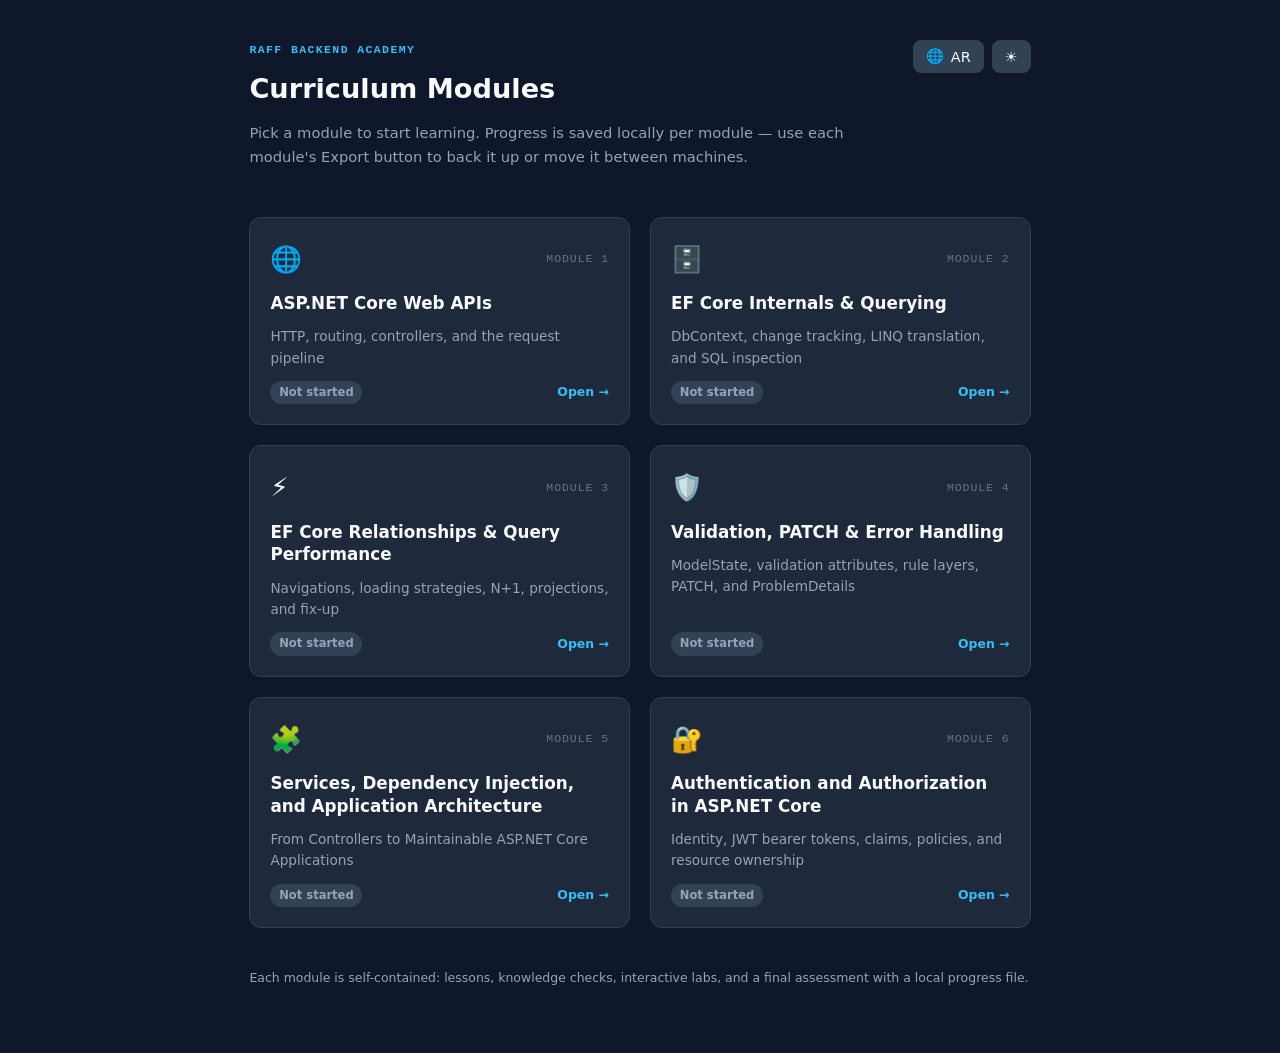
<file: index.html>
<!DOCTYPE html>
<html lang="en" data-theme="dark">
<head>
<meta charset="utf-8">
<meta name="viewport" content="width=device-width, initial-scale=1.0">
<title>Raff Backend Academy — Curriculum</title>
<script>try{document.documentElement.setAttribute('data-theme',(localStorage.getItem('raff_learn_theme')||'dark'));}catch(e){}
try{var l=localStorage.getItem('raff_lang');if(l!=='ar'&&l!=='en')l='en';document.documentElement.lang=l;document.documentElement.dir=(l==='ar')?'rtl':'ltr';document.documentElement.setAttribute('data-lang',l);}catch(e){}</script>
<link rel="stylesheet" href="component/styles/tokens.css">
<link rel="stylesheet" href="component/styles/shell.css">
<link rel="stylesheet" href="component/styles/components.css">
<link rel="stylesheet" href="component/styles/rtl.css">
</head>
<body>
<div class="hub-wrap">
  <header class="hub-head">
    <div>
      <div class="hub-kicker" id="hub-kicker">Raff Backend Academy</div>
      <h1 id="hub-title">Curriculum Modules</h1>
      <p class="hub-lede" id="hub-lede">Pick a module to start learning. Progress is saved locally per module — use each module's Export button to back it up or move it between machines.</p>
    </div>
    <div style="display:flex; gap:0.5rem;">
      <button class="btn-icon btn-lang" id="hub-lang-toggle" type="button" title="Switch to Arabic">
        <span aria-hidden="true">🌐</span>
        <span class="btn-label" data-lang-label>AR</span>
      </button>
      <button class="btn-icon" id="hub-theme-toggle" type="button" title="Toggle light/dark theme">
        <span id="hub-theme-icon" aria-hidden="true">☀️</span>
        <span class="sr-only">Toggle theme</span>
      </button>
    </div>
  </header>

  <main class="hub-grid" id="hub-grid" aria-label="Available modules"></main>

  <footer class="hub-foot">
    <p id="hub-foot">Each module is self-contained: lessons, knowledge checks, interactive labs, and a final assessment with a local progress file.</p>
  </footer>
</div>

<script src="data/modules.js"></script>
<script src="component/core/i18n.js"></script>
<script src="component/core/ui.js"></script>
<script>
(function () {
  'use strict';

  function esc(s) { return RaffUI.escapeHtml(s); }
  function t(key, vars) { return RaffI18n.t(key, vars); }

  function moduleStatus(m) {
    try {
      var raw = localStorage.getItem(m.storageKey);
      if (!raw) return { label: t('hub.status.notStarted'), cls: '' };
      var p = JSON.parse(raw);
      var cl = p && p.completedLessons;
      var n = Array.isArray(cl) ? cl.length : (cl ? Object.keys(cl).length : 0);
      if (n > 0) return { label: t('hub.status.lessonsCompleted', { count: n }), cls: ' in-progress' };
      return { label: t('hub.status.inProgress'), cls: ' in-progress' };
    } catch (e) {
      return { label: t('hub.status.notStarted'), cls: '' };
    }
  }

  function localizeStatic() {
    document.title = t('hub.docTitle');
    document.getElementById('hub-kicker').textContent = t('brand.kicker');
    document.getElementById('hub-title').textContent = t('hub.title');
    document.getElementById('hub-lede').textContent = t('hub.lede');
    document.getElementById('hub-foot').textContent = t('hub.footer');
    document.getElementById('hub-grid').setAttribute('aria-label', t('hub.gridAria'));
    var themeBtn = document.getElementById('hub-theme-toggle');
    themeBtn.title = t('header.themeTitle');
    themeBtn.querySelector('.sr-only').textContent = t('header.themeTitle');
  }

  function render() {
    var grid = document.getElementById('hub-grid');
    grid.innerHTML = RAFF_MODULES.map(function (m) {
      var st = moduleStatus(m);
      return '<a class="hub-card" href="' + esc(m.file) + '">' +
        '<div class="hub-card-top">' +
          '<span class="hub-card-icon" aria-hidden="true">' + esc(m.icon) + '</span>' +
          '<span class="hub-card-num">' + esc(t('hub.moduleLabel', { number: m.number })) + '</span>' +
        '</div>' +
        '<div class="hub-card-title">' + esc(RaffI18n.localized(m, 'title')) + '</div>' +
        '<div class="hub-card-sub">' + esc(RaffI18n.localized(m, 'subtitle')) + '</div>' +
        '<div class="hub-card-foot">' +
          '<span class="hub-status' + st.cls + '">' + esc(st.label) + '</span>' +
          '<span class="hub-open">' + esc(t('hub.open')) + '</span>' +
        '</div></a>';
    }).join('');
  }

  RaffUI.initTheme({
    button: 'hub-theme-toggle',
    icon: 'hub-theme-icon',
    get: function () { return document.documentElement.getAttribute('data-theme') || 'dark'; },
    set: function () {}
  });
  RaffUI.applyTheme(document.documentElement.getAttribute('data-theme') || 'dark', {
    button: 'hub-theme-toggle',
    icon: 'hub-theme-icon'
  });

  RaffI18n.initToggle({ button: 'hub-lang-toggle' });

  localizeStatic();
  render();
})();
</script>
</body>
</html>
</file>
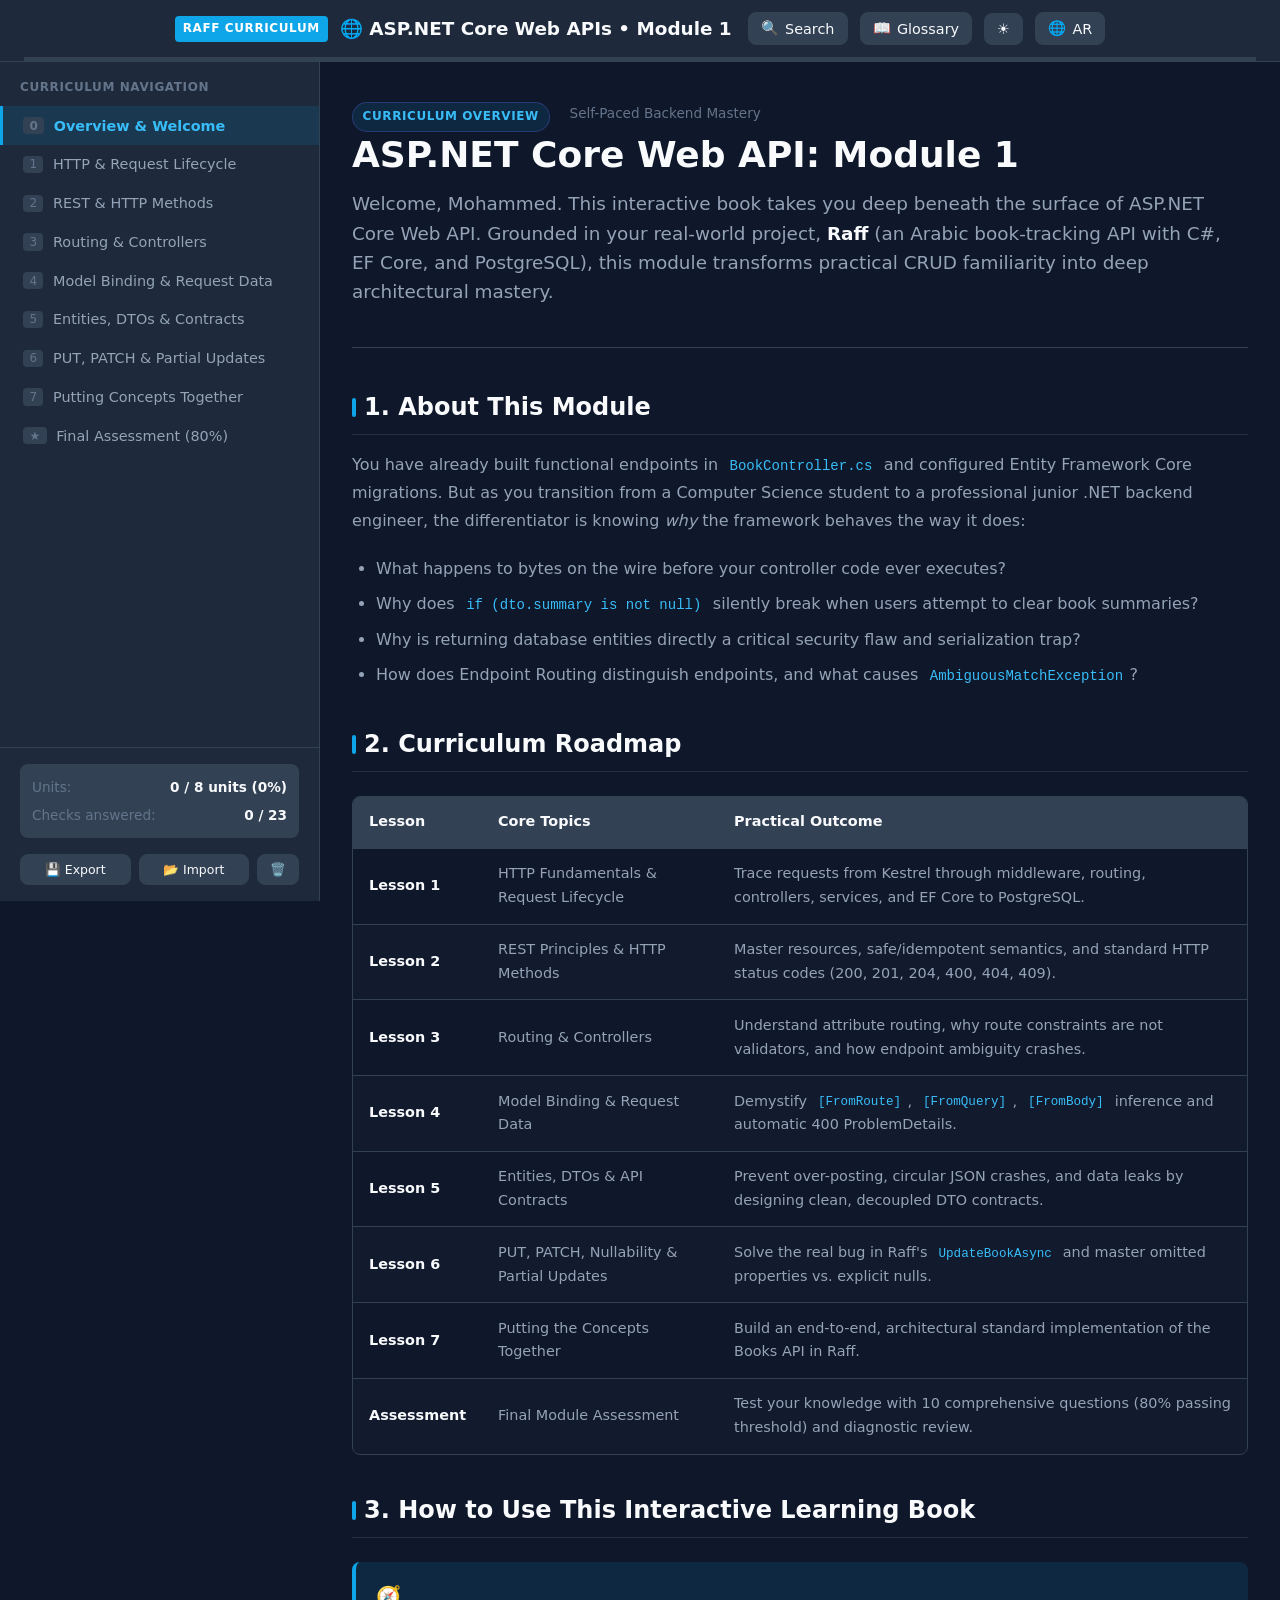
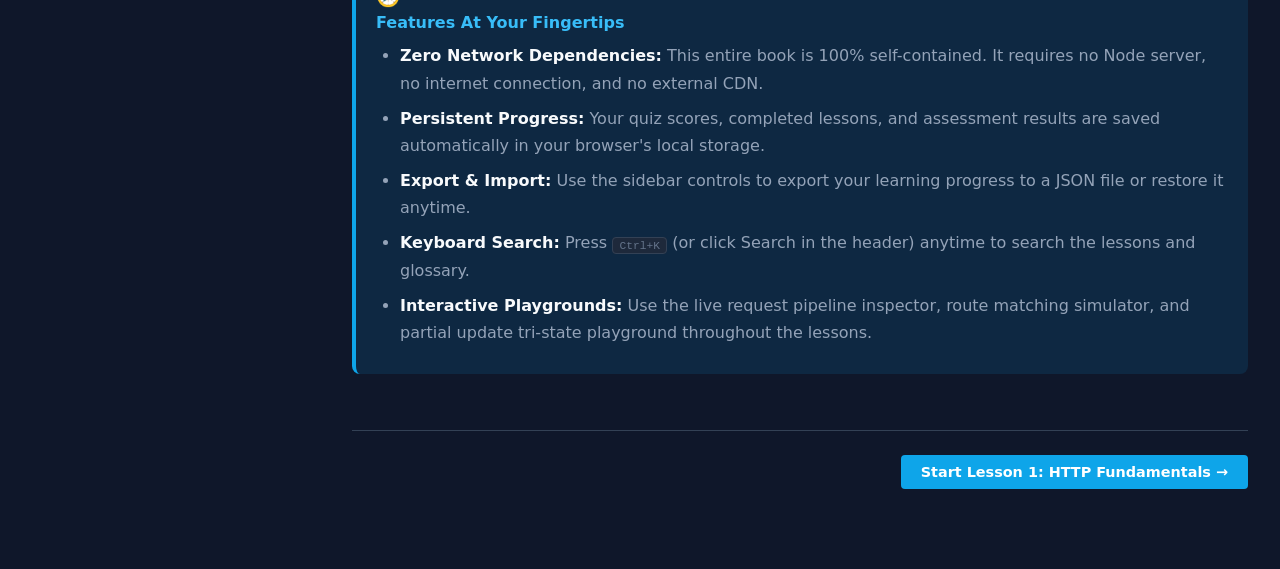
<file: pages/module-01.html>
<!DOCTYPE html>
<html lang="en" data-theme="dark">
<head>
  <meta charset="UTF-8">
  <meta name="viewport" content="width=device-width, initial-scale=1.0">
  <title>ASP.NET Core Web APIs — Module 1 (Raff)</title>
  <script>try{var l=localStorage.getItem('raff_lang');if(l!=='ar'&&l!=='en')l='en';document.documentElement.lang=l;document.documentElement.dir=(l==='ar')?'rtl':'ltr';document.documentElement.setAttribute('data-lang',l);}catch(e){}</script>
  <link rel="stylesheet" href="../component/styles/tokens.css">
  <link rel="stylesheet" href="../component/styles/shell.css">
  <link rel="stylesheet" href="../component/styles/components.css">
  <link rel="stylesheet" href="../component/styles/rtl.css">
</head>
<body>
  <noscript><p style="padding:2rem;">This module requires JavaScript to render.</p></noscript>

  <script src="../data/modules.js"></script>
  <script src="../data/module-01.js"></script>
  <script src="../data/module-01.ar.js"></script>
  <script src="../component/core/i18n.js"></script>

  <script src="../component/core/highlight.js"></script>
  <script src="../component/core/ui.js"></script>
  <script src="../component/core/search.js"></script>
  <script src="../component/core/glossary.js"></script>
  <script src="../component/core/progress.js"></script>
  <script src="../component/core/content.js"></script>

  <script src="js/module-01.js"></script>
</body>
</html>
</file>
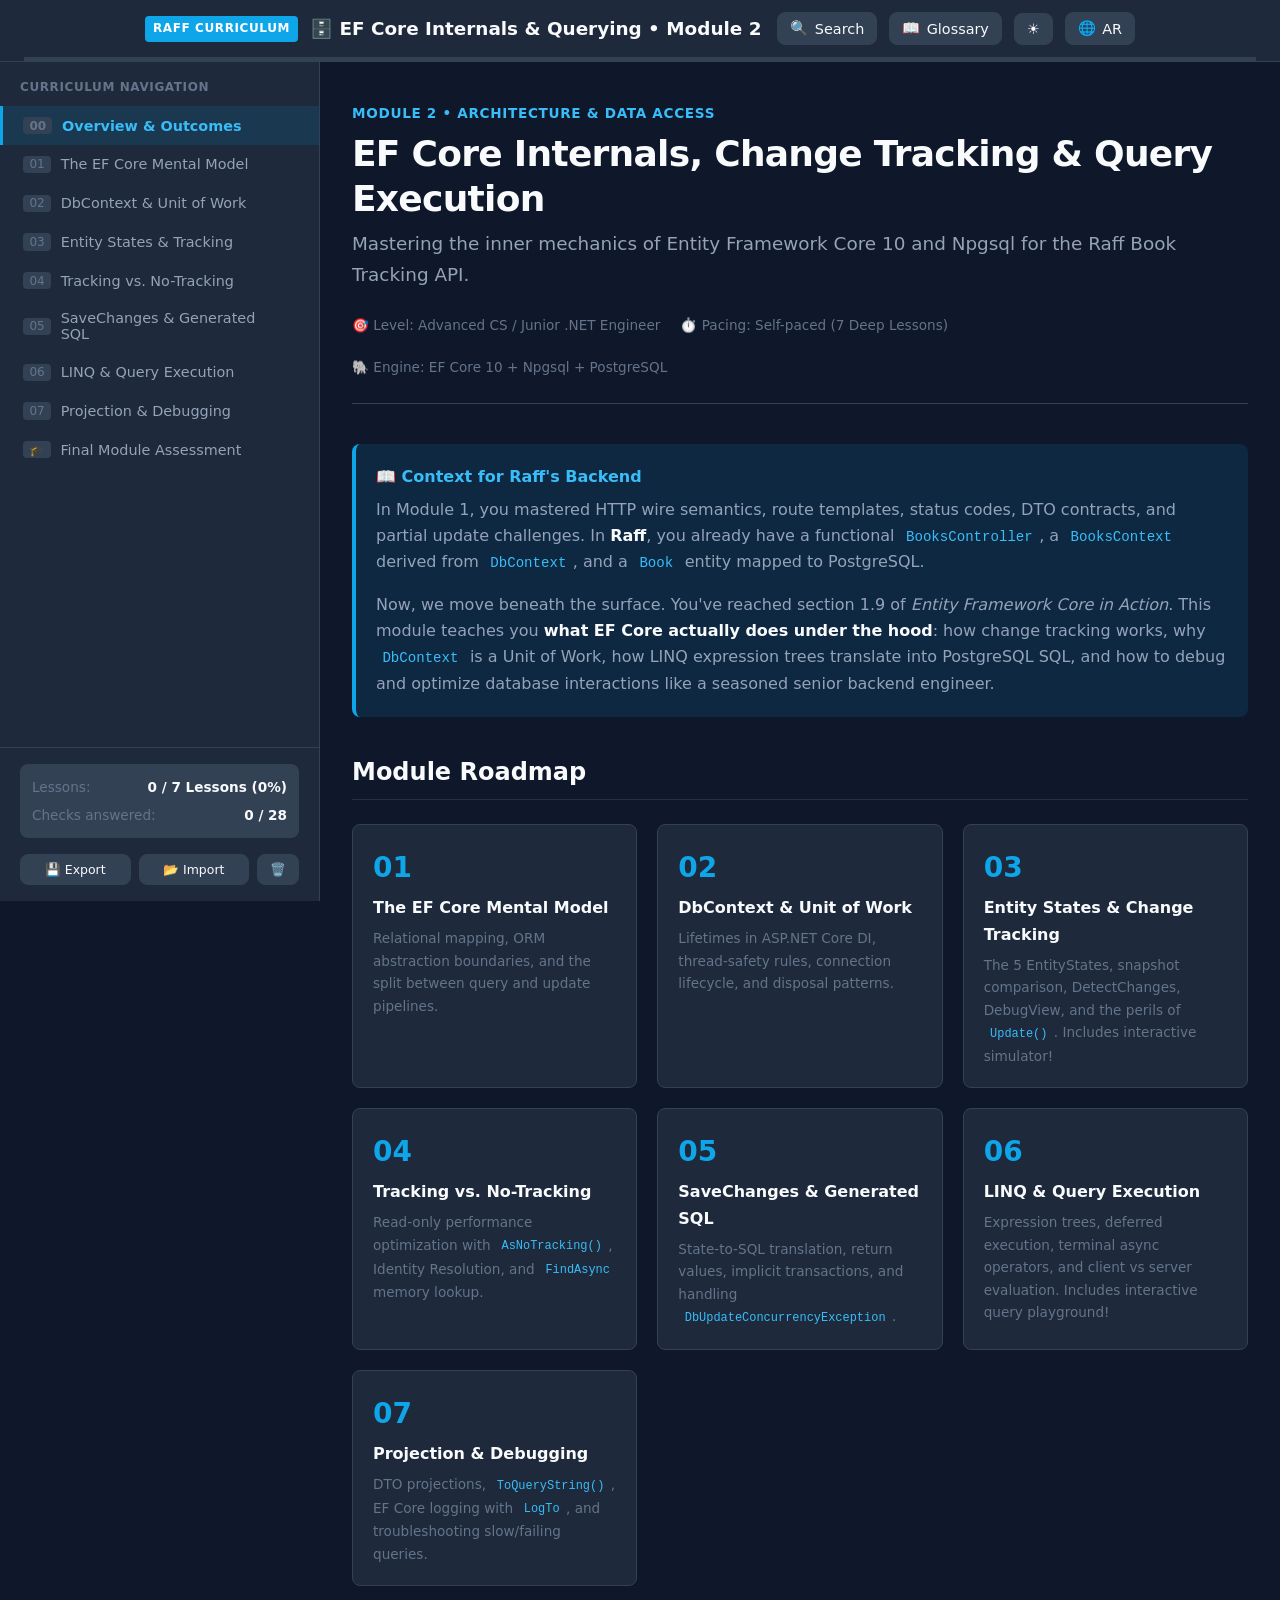
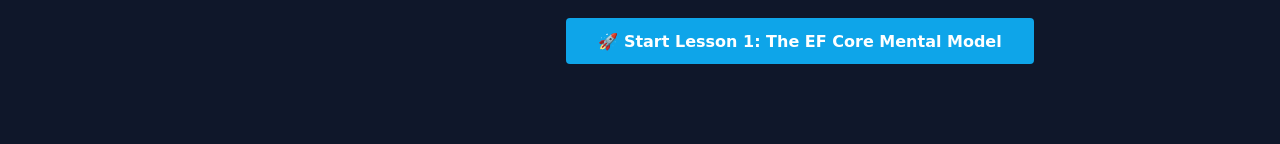
<file: pages/module-02.html>
<!DOCTYPE html>
<html lang="en" data-theme="dark">
<head>
  <meta charset="UTF-8">
  <meta name="viewport" content="width=device-width, initial-scale=1.0">
  <title>EF Core Internals &amp; Querying — Module 2 (Raff)</title>
  <script>try{var l=localStorage.getItem('raff_lang');if(l!=='ar'&&l!=='en')l='en';document.documentElement.lang=l;document.documentElement.dir=(l==='ar')?'rtl':'ltr';document.documentElement.setAttribute('data-lang',l);}catch(e){}</script>
  <link rel="stylesheet" href="../component/styles/tokens.css">
  <link rel="stylesheet" href="../component/styles/shell.css">
  <link rel="stylesheet" href="../component/styles/components.css">
  <link rel="stylesheet" href="../component/styles/rtl.css">
</head>
<body>
  <noscript><p style="padding:2rem;">This module requires JavaScript to render.</p></noscript>

  <script src="../data/modules.js"></script>
  <script src="../data/module-02.js"></script>
  <script src="../data/module-02.ar.js"></script>
  <script src="../component/core/i18n.js"></script>

  <script src="../component/core/highlight.js"></script>
  <script src="../component/core/ui.js"></script>
  <script src="../component/core/search.js"></script>
  <script src="../component/core/glossary.js"></script>
  <script src="../component/core/progress.js"></script>
  <script src="../component/core/content.js"></script>

  <script src="js/module-02.js"></script>
</body>
</html>
</file>
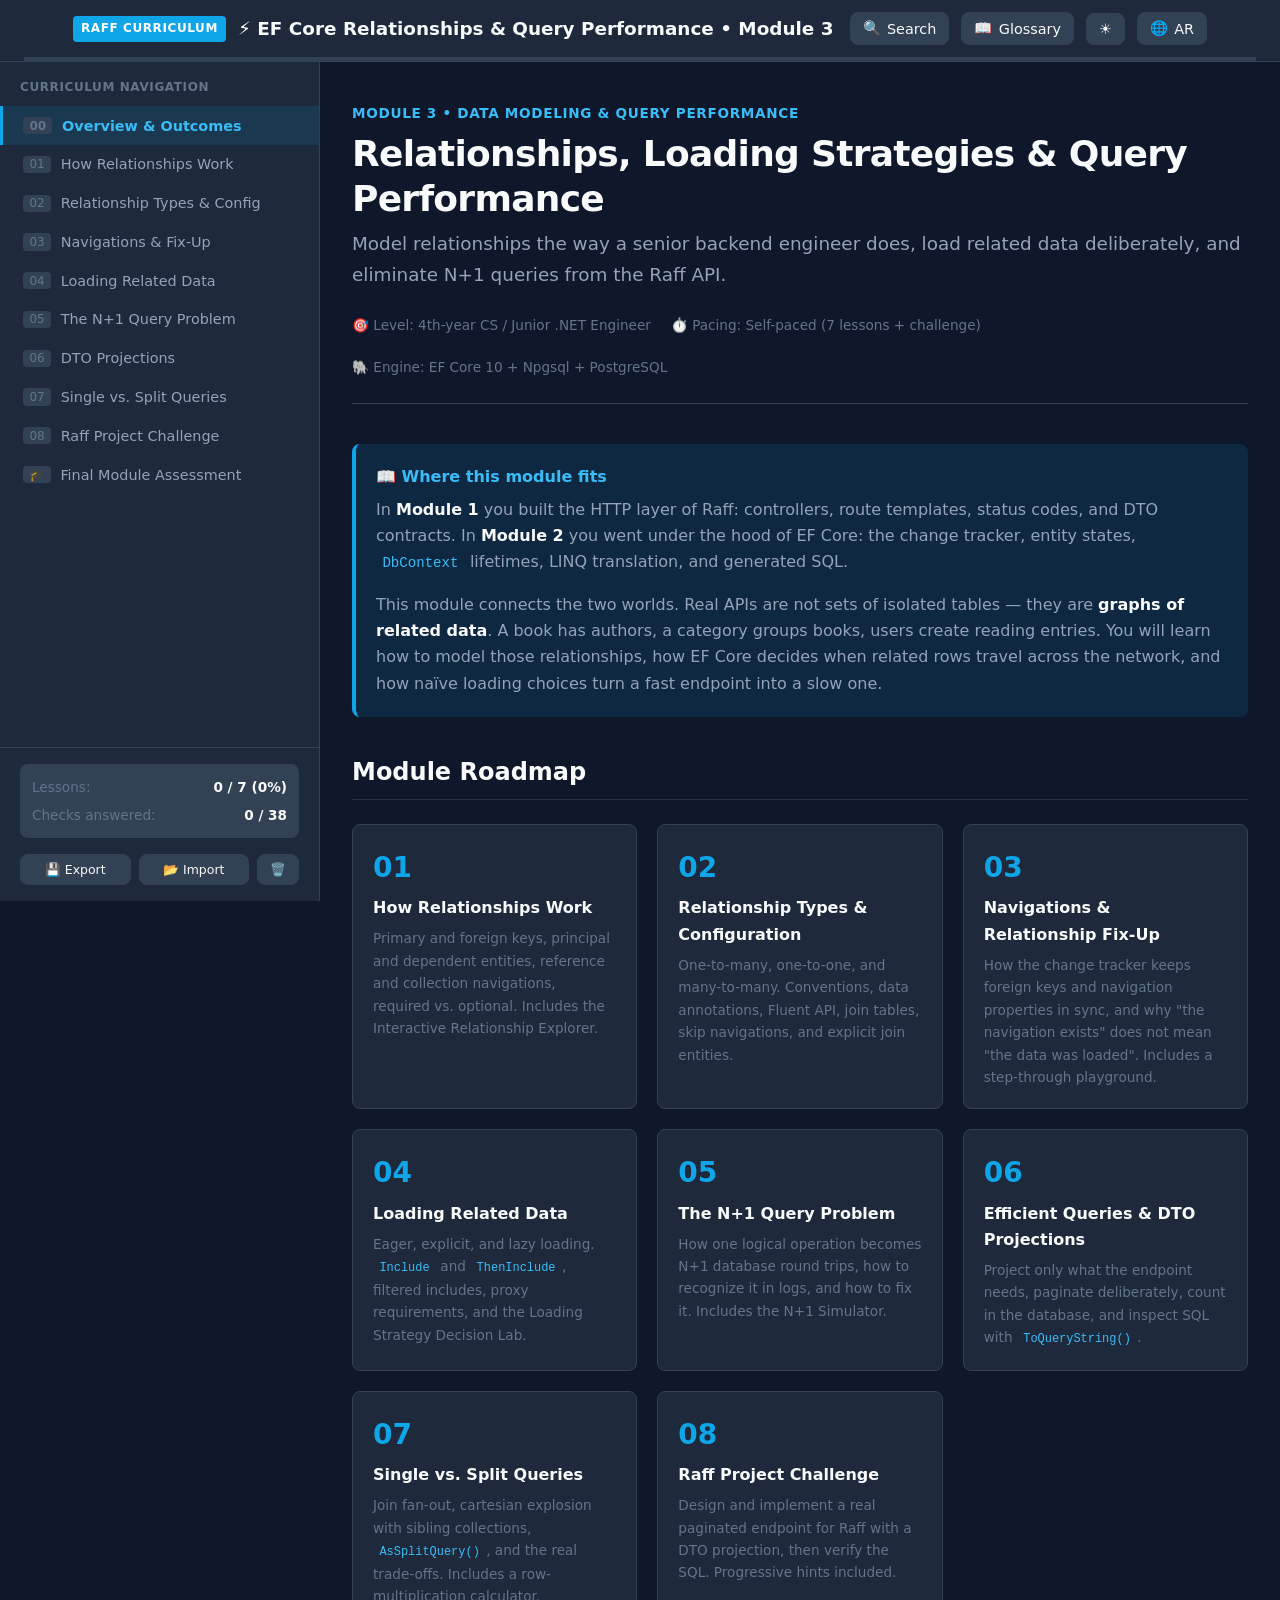
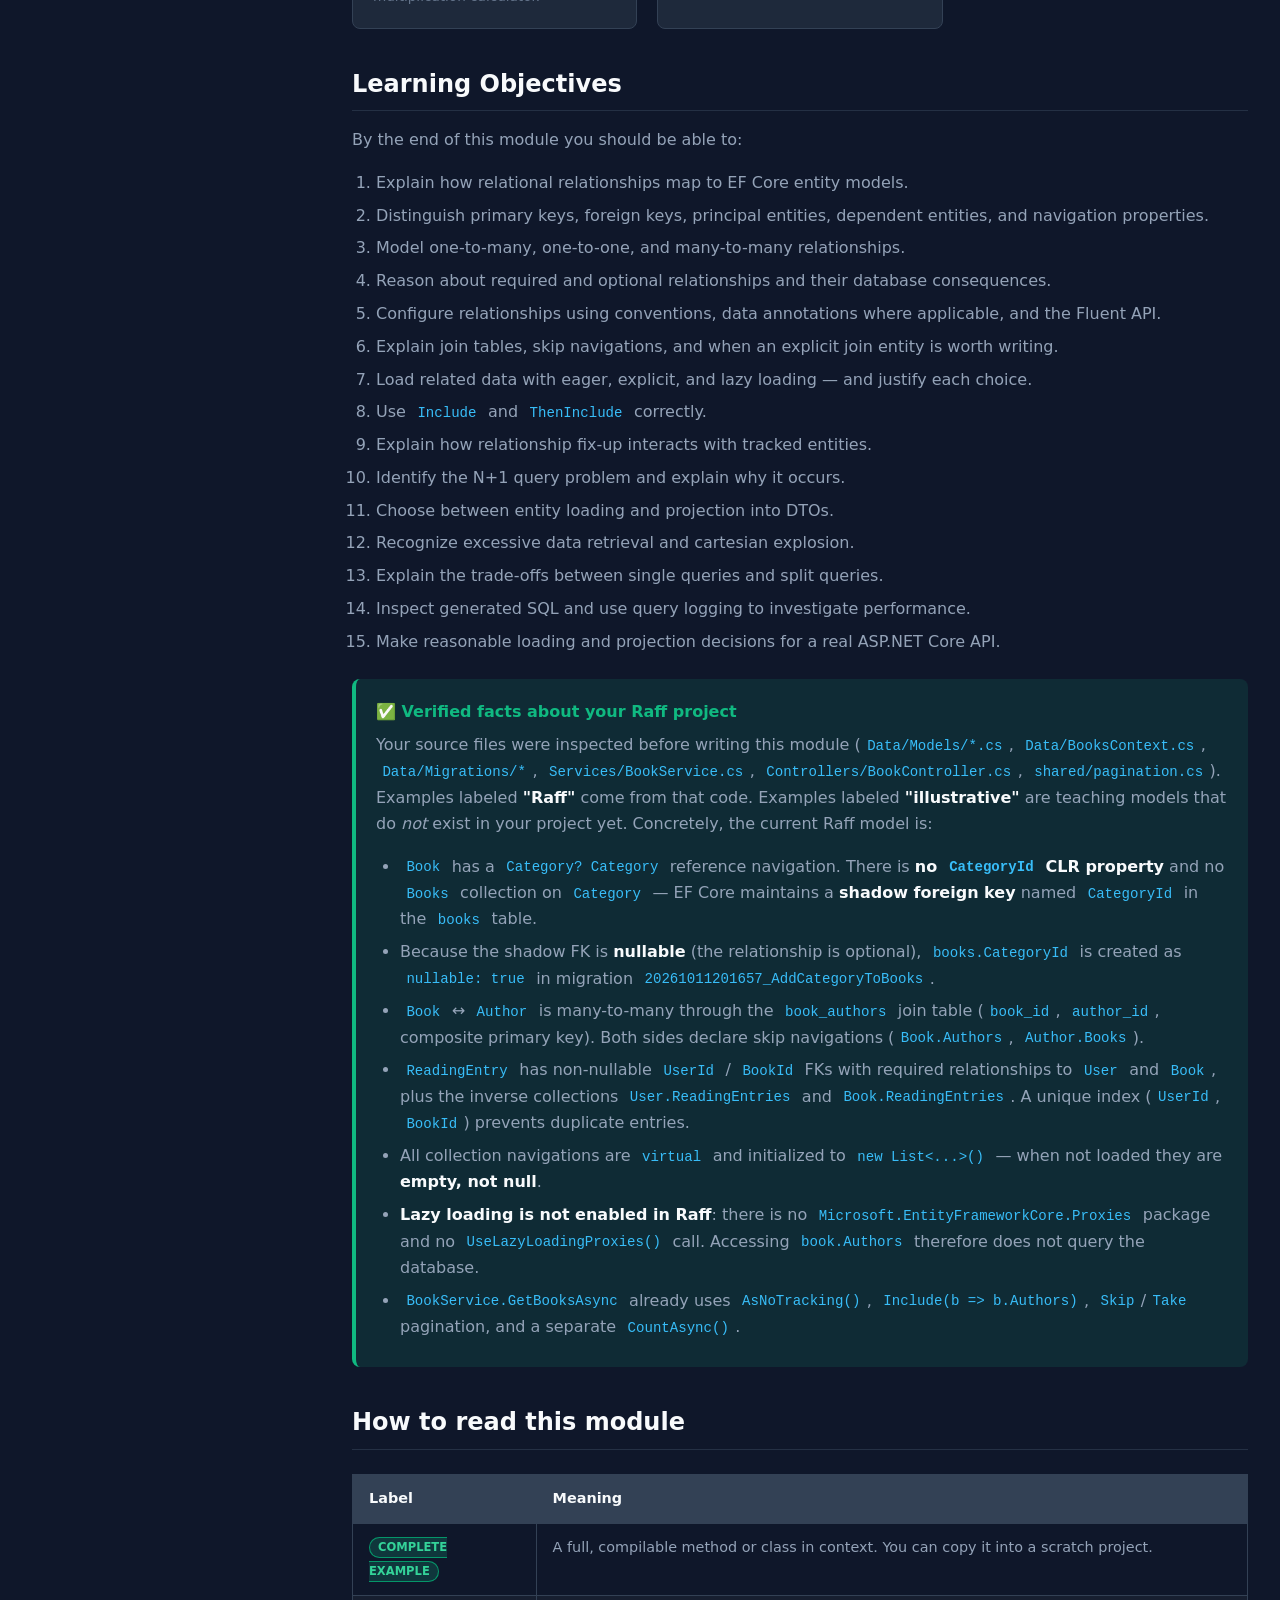
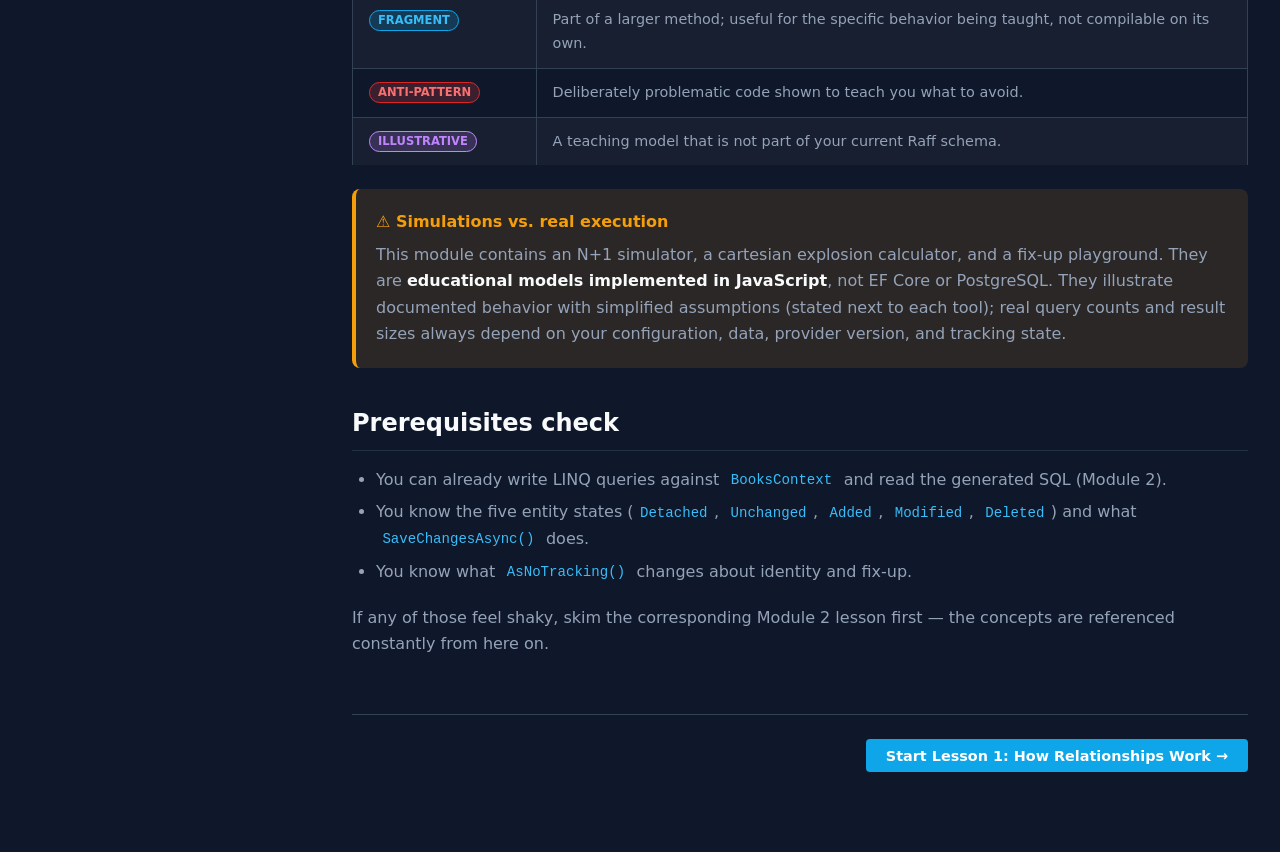
<file: pages/module-03.html>
<!DOCTYPE html>
<html lang="en" data-theme="dark">
<head>
  <meta charset="UTF-8">
  <meta name="viewport" content="width=device-width, initial-scale=1.0">
  <title>EF Core Relationships &amp; Query Performance — Module 3 (Raff)</title>
  <script>try{var l=localStorage.getItem('raff_lang');if(l!=='ar'&&l!=='en')l='en';document.documentElement.lang=l;document.documentElement.dir=(l==='ar')?'rtl':'ltr';document.documentElement.setAttribute('data-lang',l);}catch(e){}</script>
  <link rel="stylesheet" href="../component/styles/tokens.css">
  <link rel="stylesheet" href="../component/styles/shell.css">
  <link rel="stylesheet" href="../component/styles/components.css">
  <link rel="stylesheet" href="../component/styles/rtl.css">
</head>
<body>
  <noscript><p style="padding:2rem;">This module requires JavaScript to render.</p></noscript>

  <script src="../data/modules.js"></script>
  <script src="../data/module-03.js"></script>
  <script src="../data/module-03.ar.js"></script>
  <script src="../component/core/i18n.js"></script>

  <script src="../component/core/highlight.js"></script>
  <script src="../component/core/ui.js"></script>
  <script src="../component/core/search.js"></script>
  <script src="../component/core/glossary.js"></script>
  <script src="../component/core/progress.js"></script>
  <script src="../component/core/content.js"></script>

  <script src="js/module-03.js"></script>
</body>
</html>
</file>
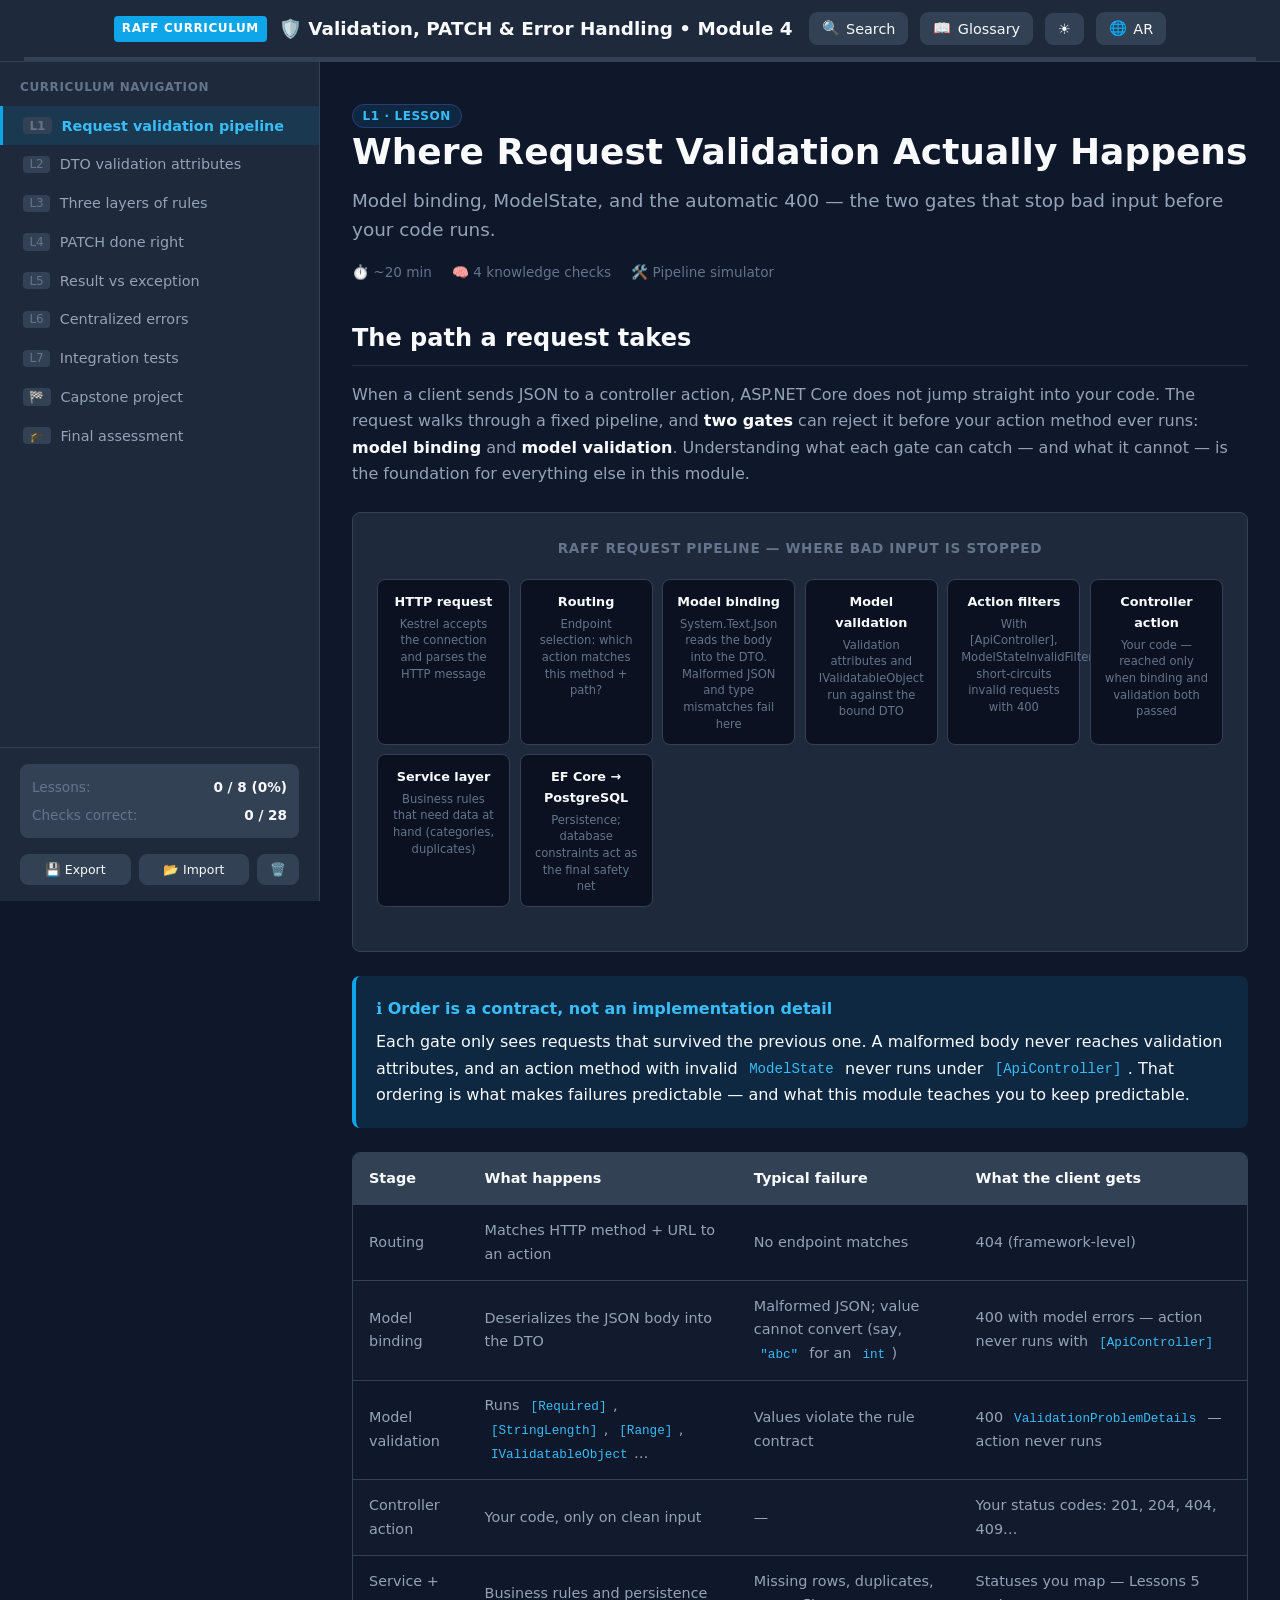
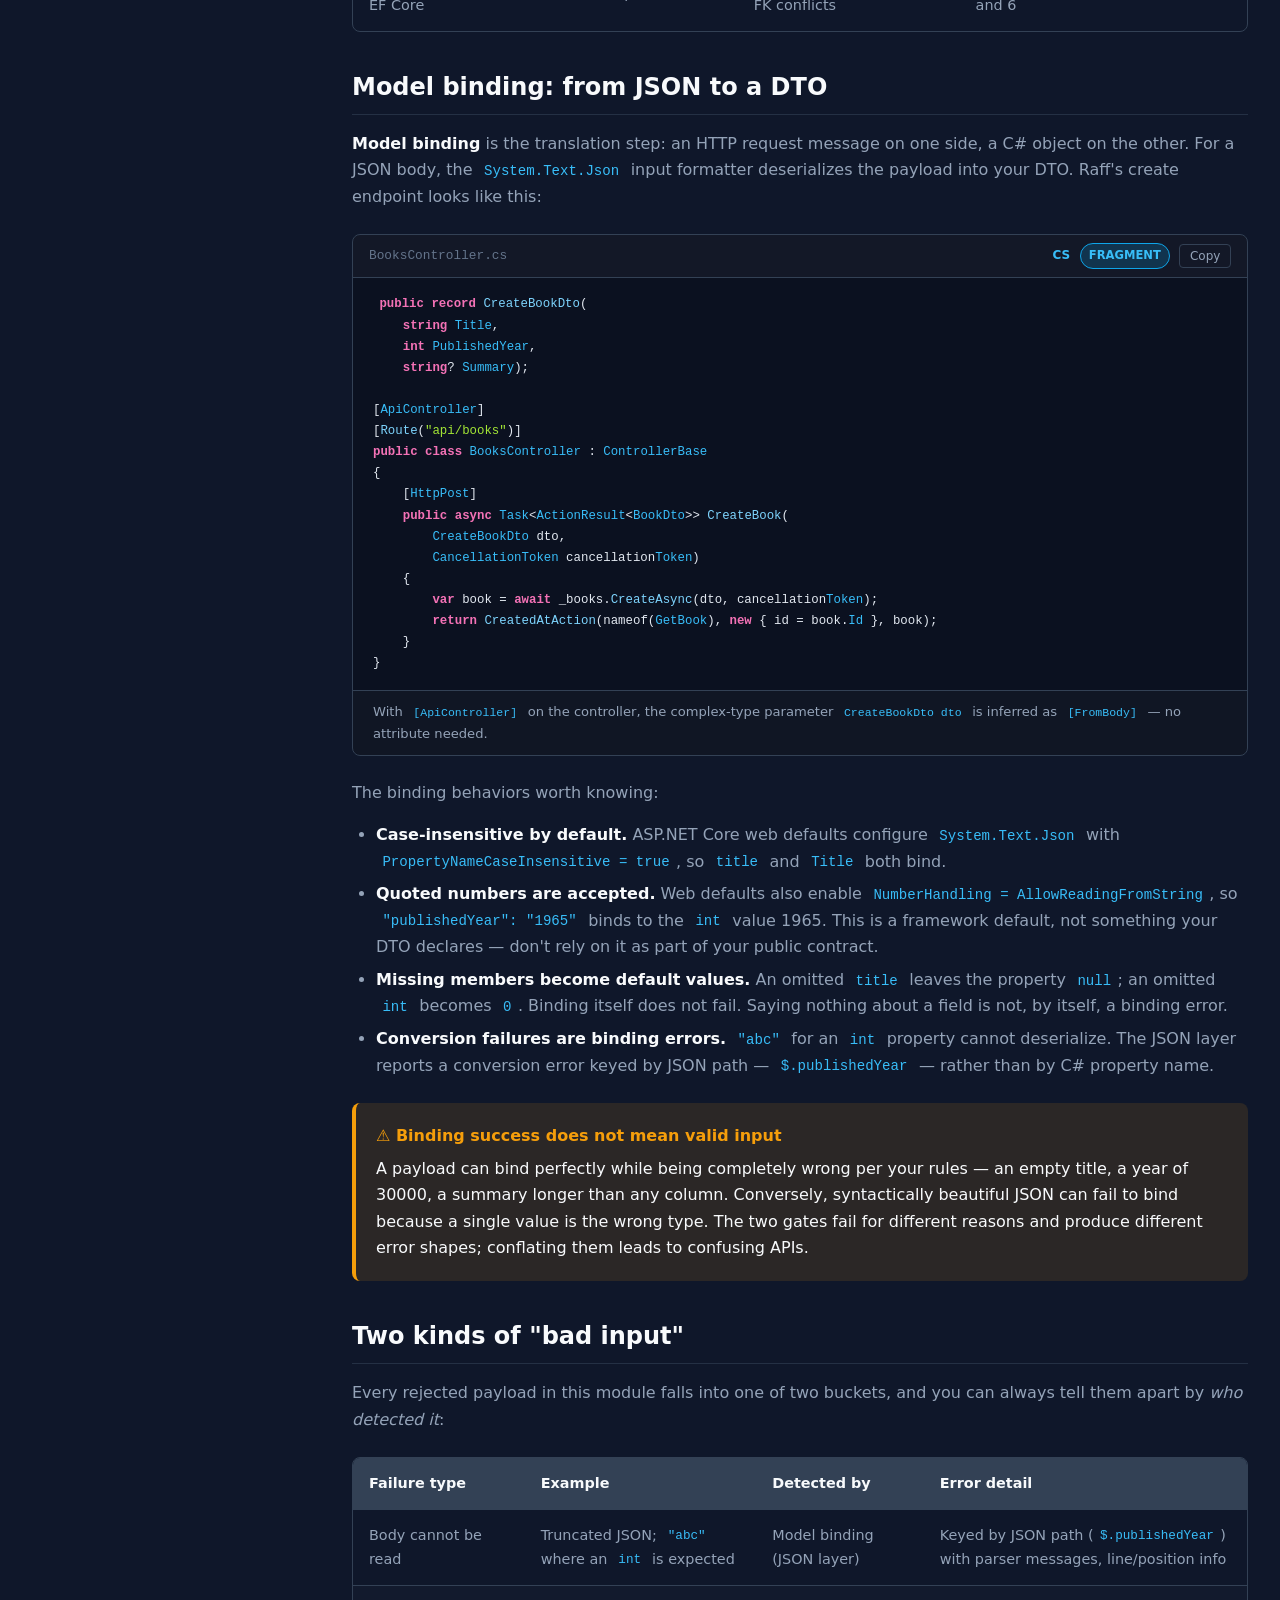
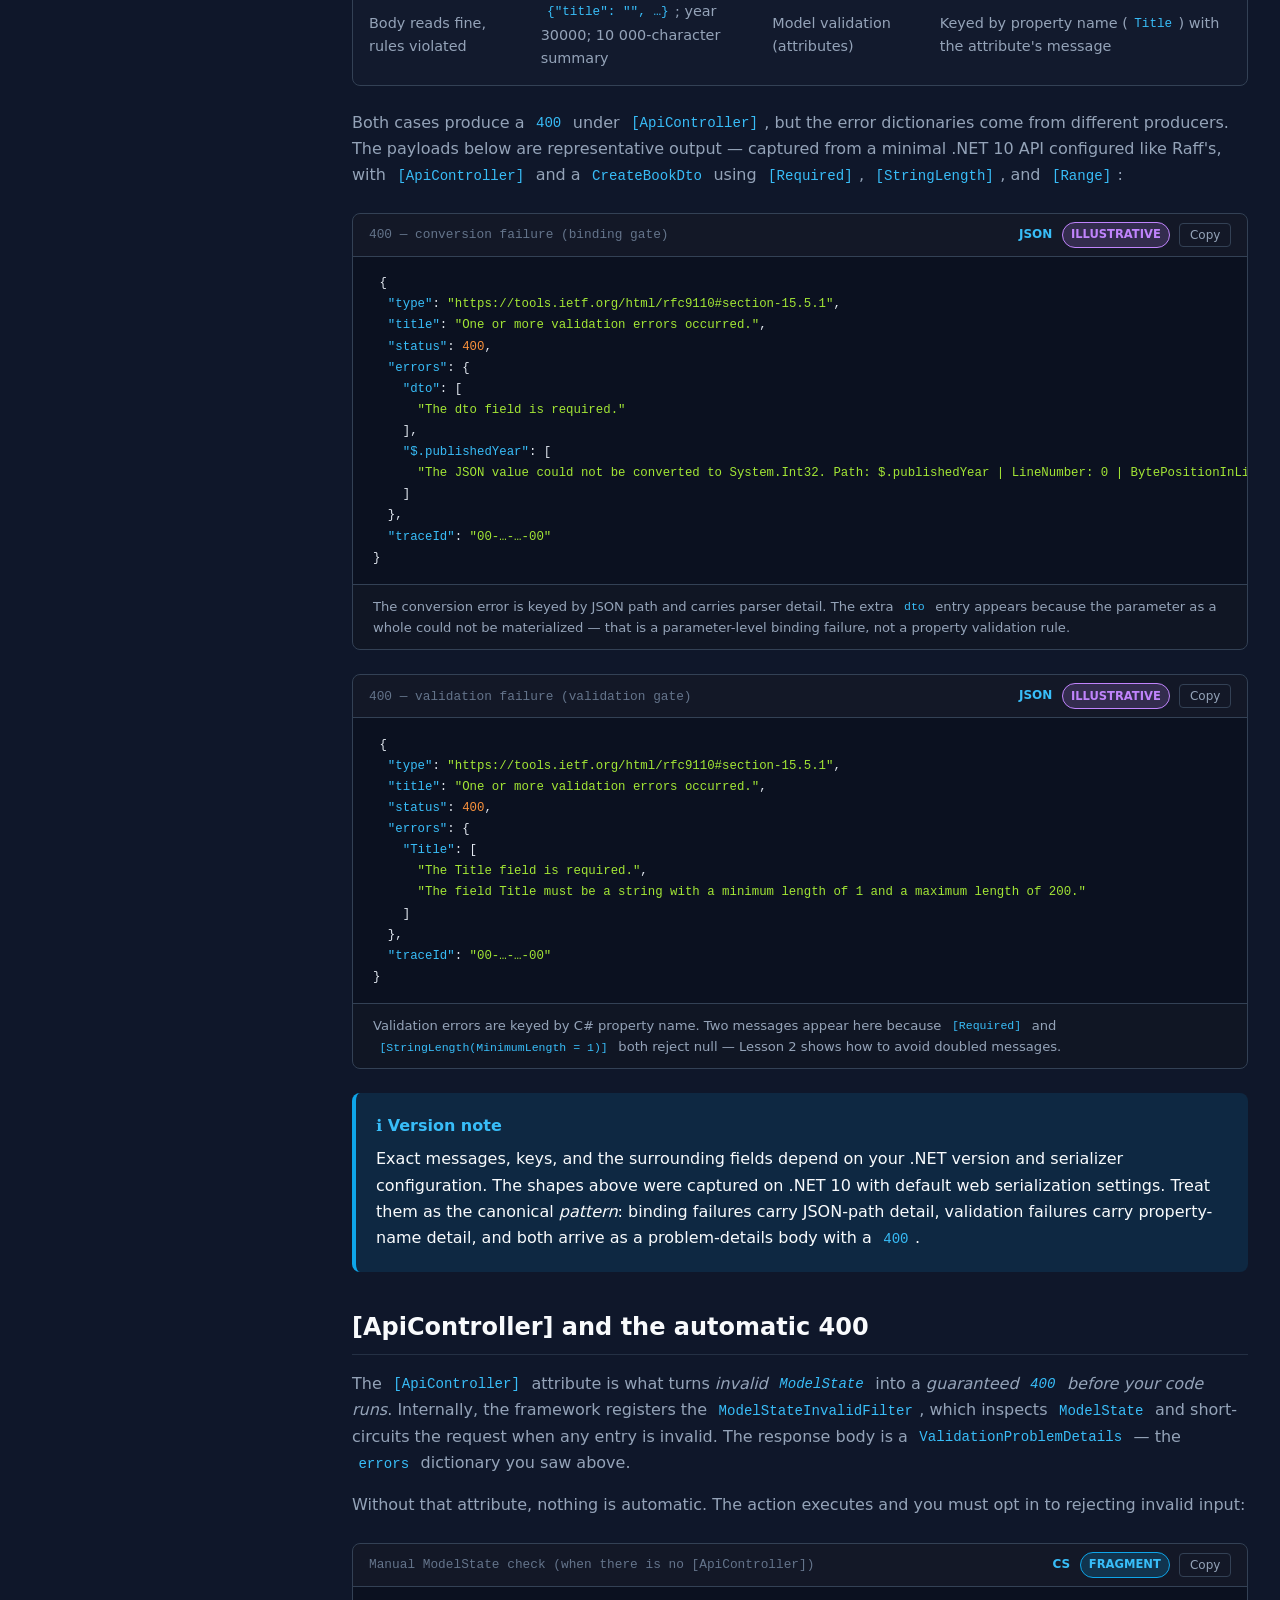
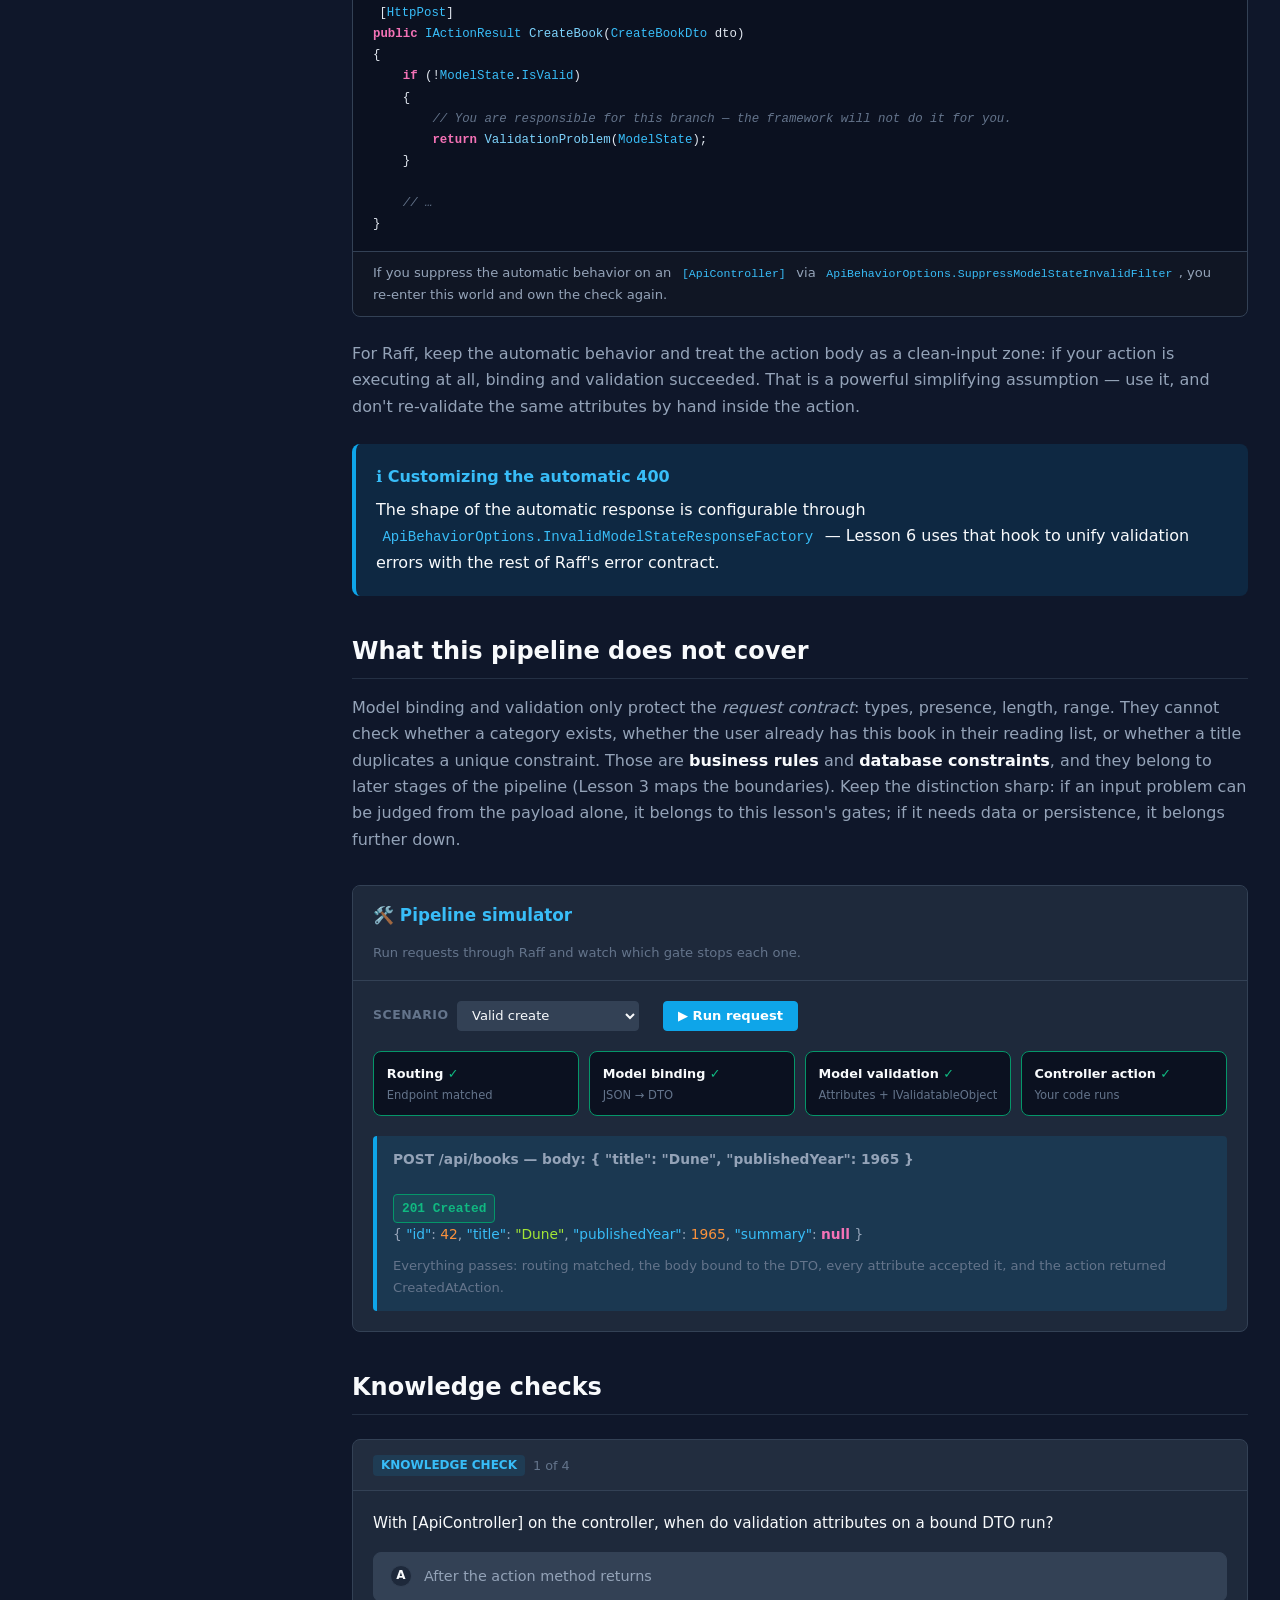
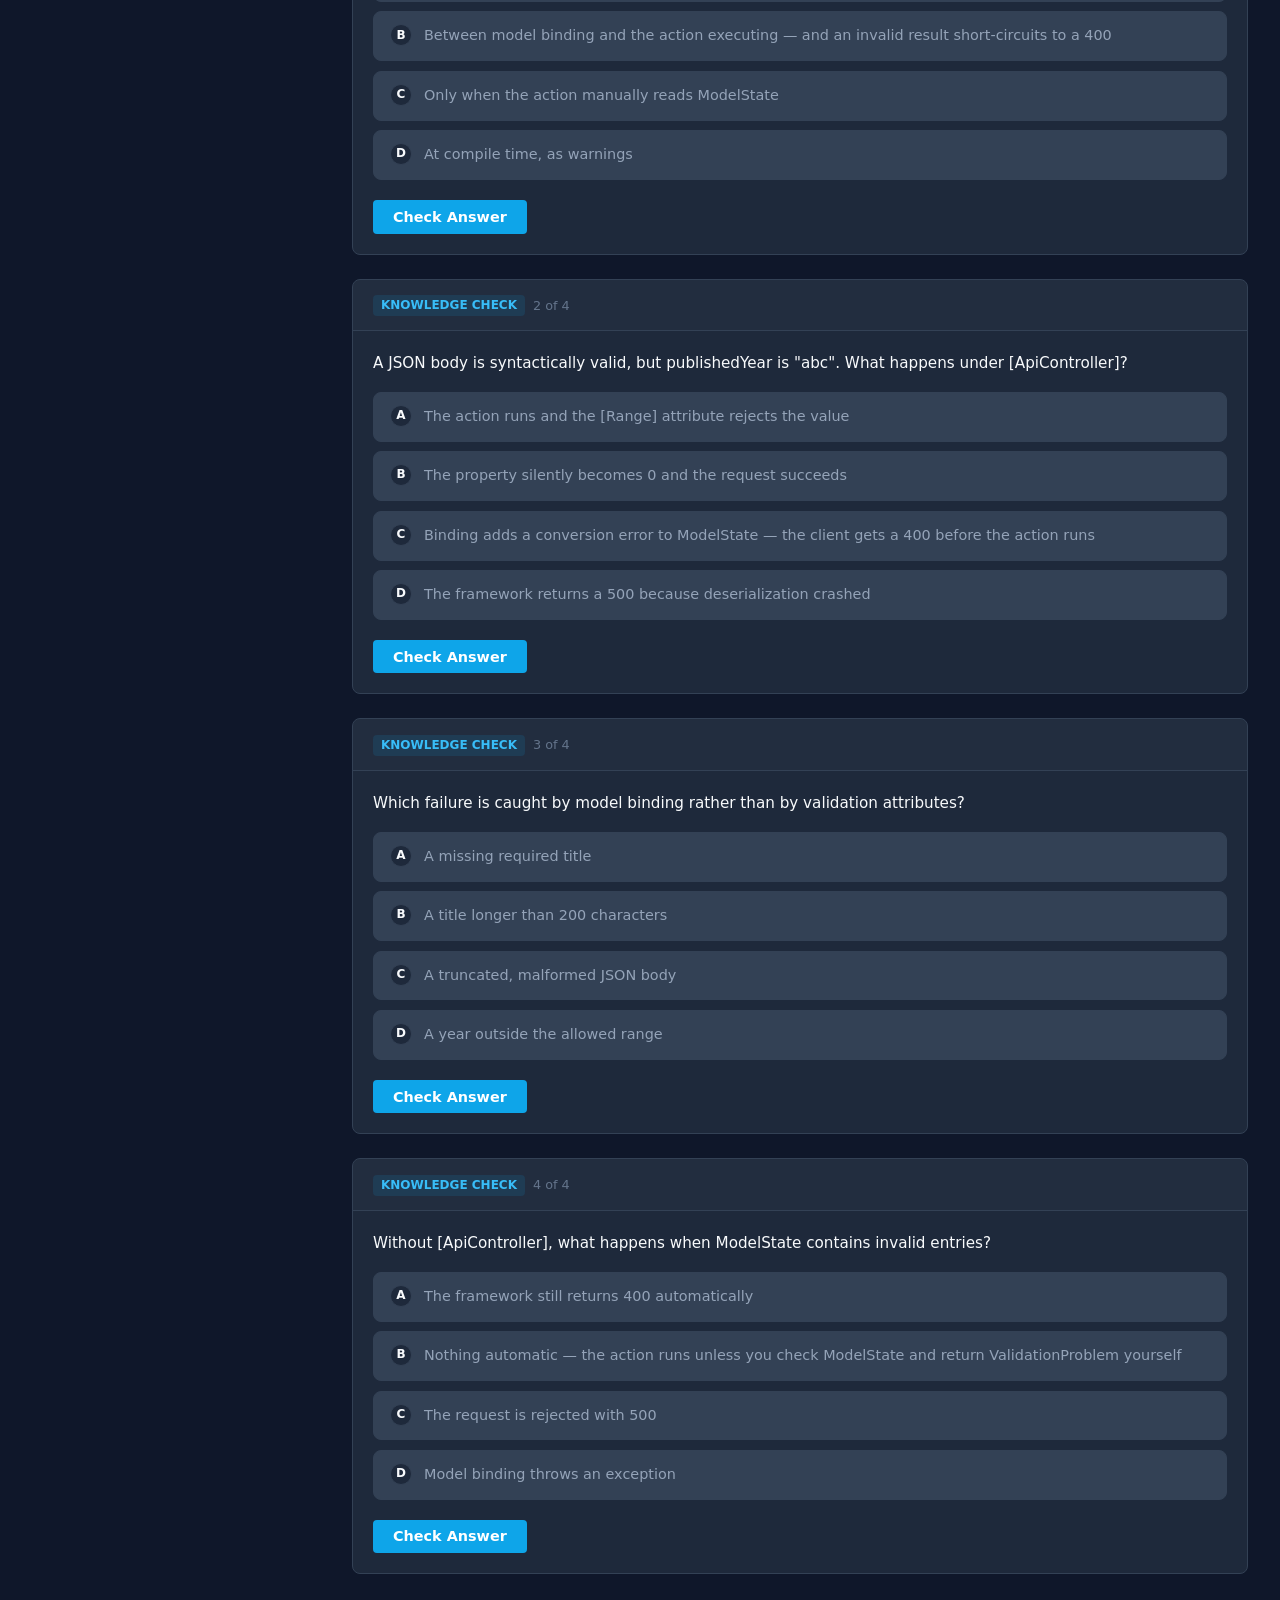
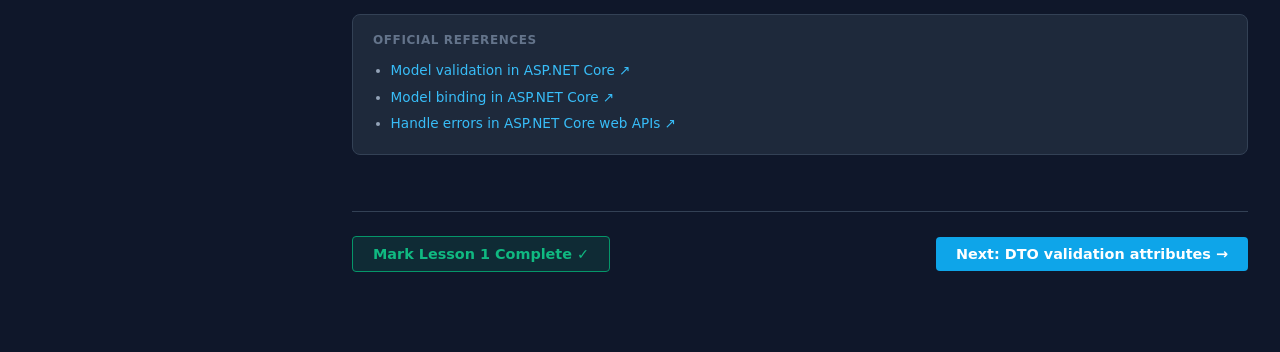
<file: pages/module-04.html>
<!DOCTYPE html>
<html lang="en" data-theme="dark">
<head>
  <meta charset="UTF-8">
  <meta name="viewport" content="width=device-width, initial-scale=1.0">
  <title>Validation, PATCH &amp; Error Handling — Module 4 (Raff)</title>
  <script>try{var l=localStorage.getItem('raff_lang');if(l!=='ar'&&l!=='en')l='en';document.documentElement.lang=l;document.documentElement.dir=(l==='ar')?'rtl':'ltr';document.documentElement.setAttribute('data-lang',l);}catch(e){}</script>
  <link rel="stylesheet" href="../component/styles/tokens.css">
  <link rel="stylesheet" href="../component/styles/shell.css">
  <link rel="stylesheet" href="../component/styles/components.css">
  <link rel="stylesheet" href="../component/styles/rtl.css">
</head>
<body>
  <noscript><p style="padding:2rem;">This module requires JavaScript to render.</p></noscript>

  <script src="../data/modules.js"></script>
  <script src="../data/module-04.js"></script>
  <script src="../data/module-04.ar.js"></script>
  <script src="../component/core/i18n.js"></script>

  <script src="../component/core/highlight.js"></script>
  <script src="../component/core/ui.js"></script>
  <script src="../component/core/search.js"></script>
  <script src="../component/core/glossary.js"></script>
  <script src="../component/core/progress.js"></script>
  <script src="../component/core/content.js"></script>

  <script src="js/module-04.js"></script>
</body>
</html>
</file>
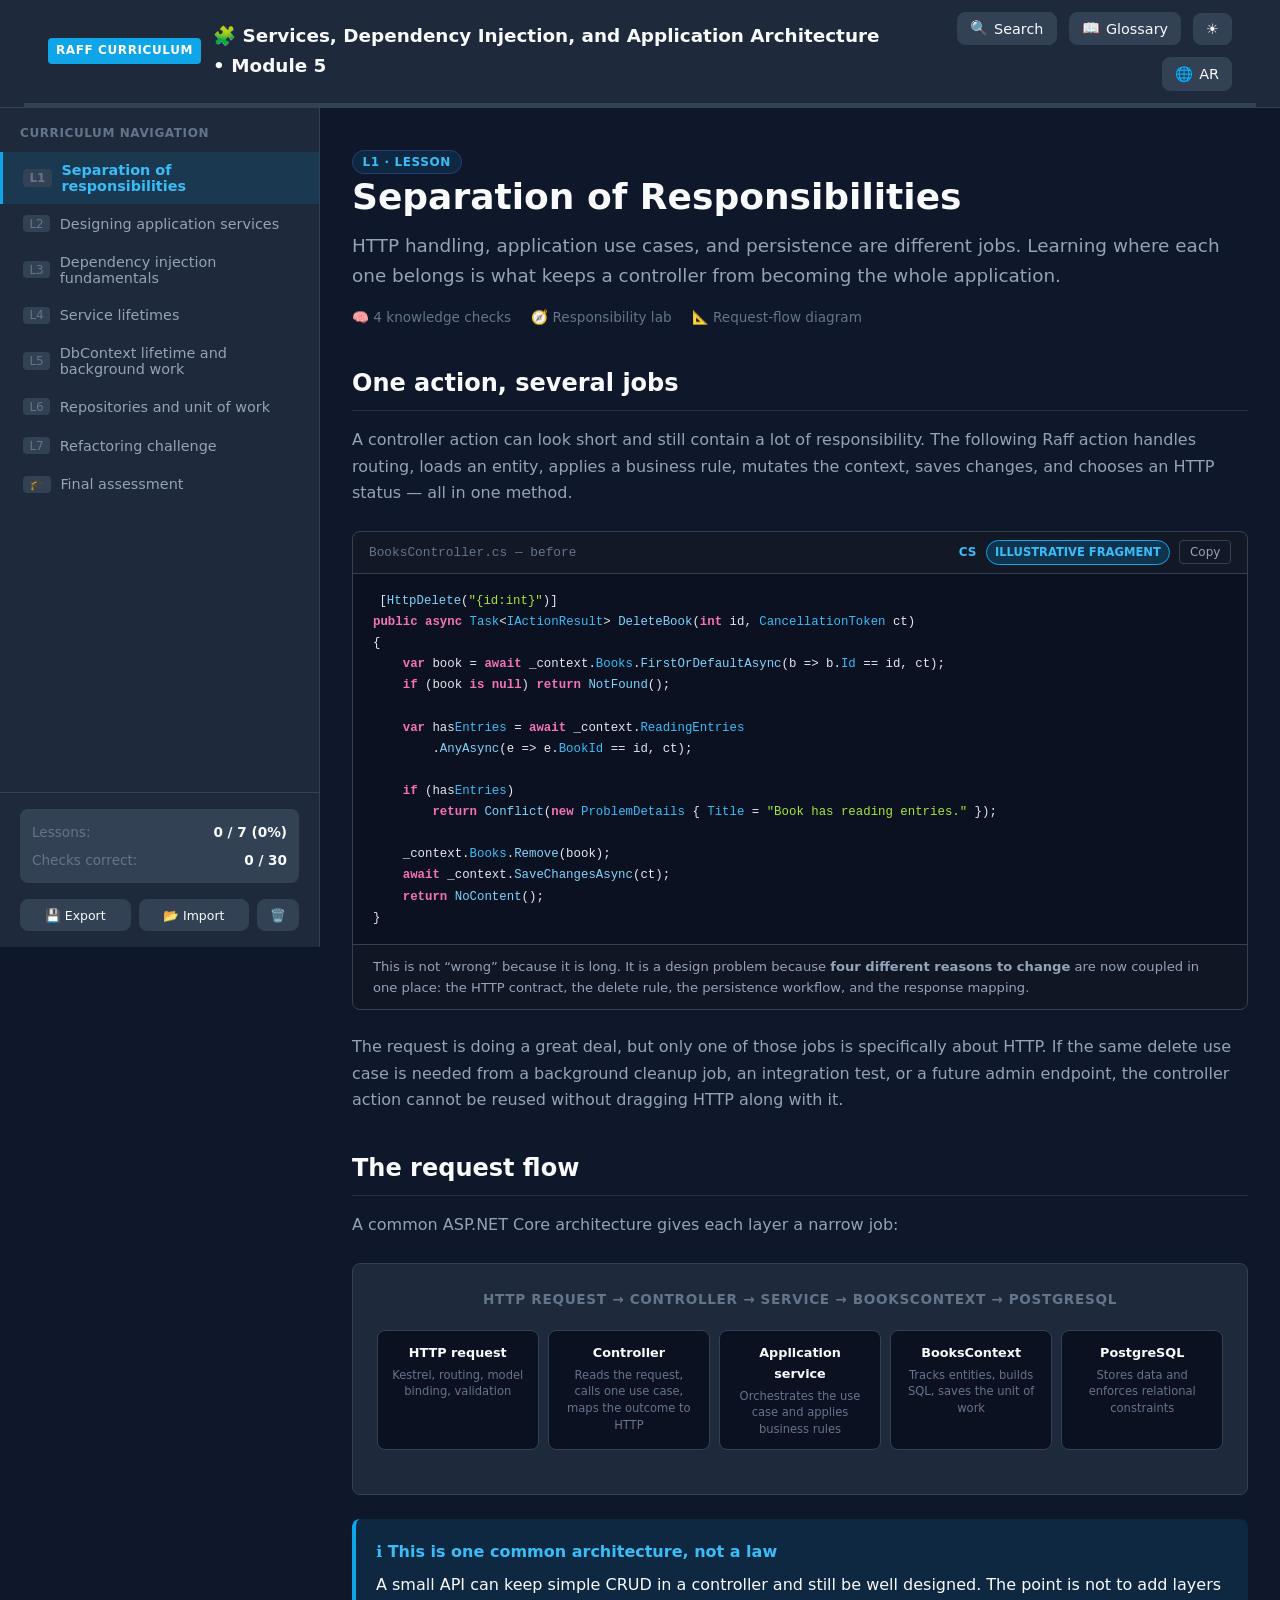
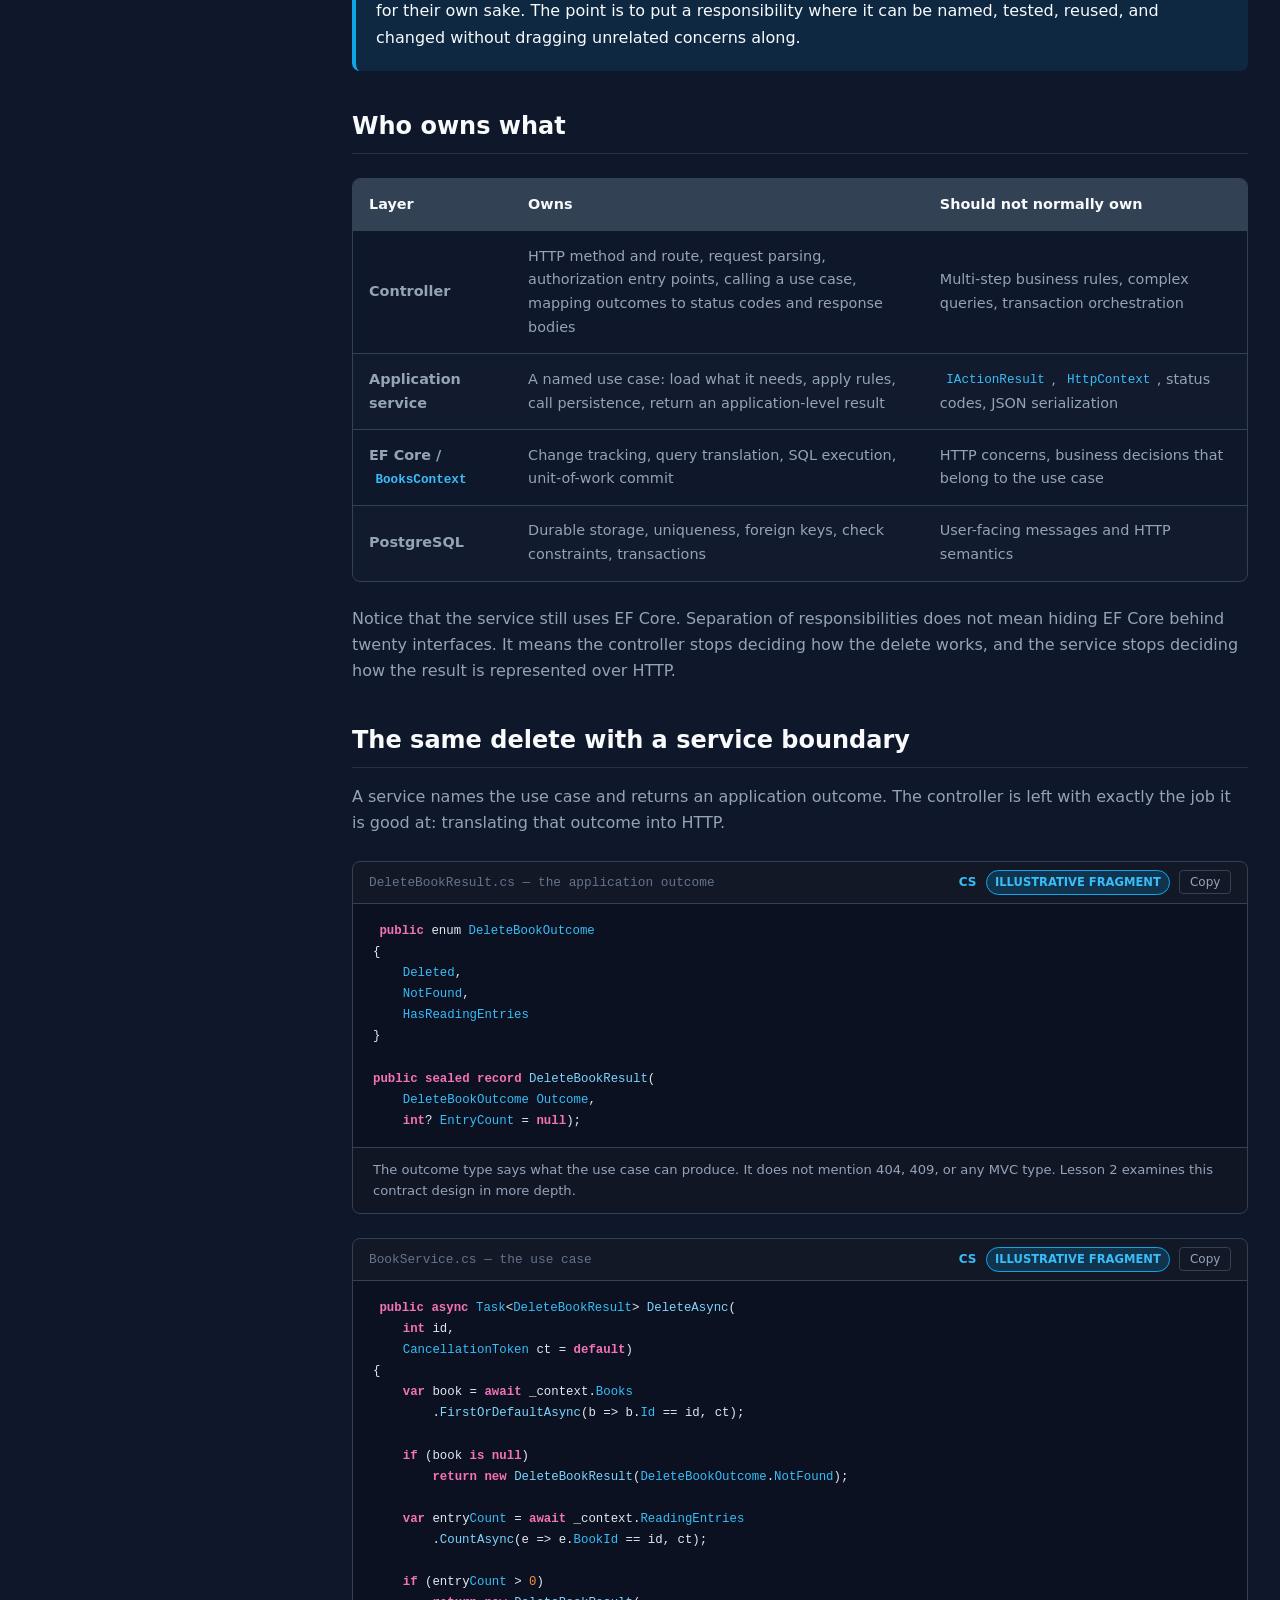
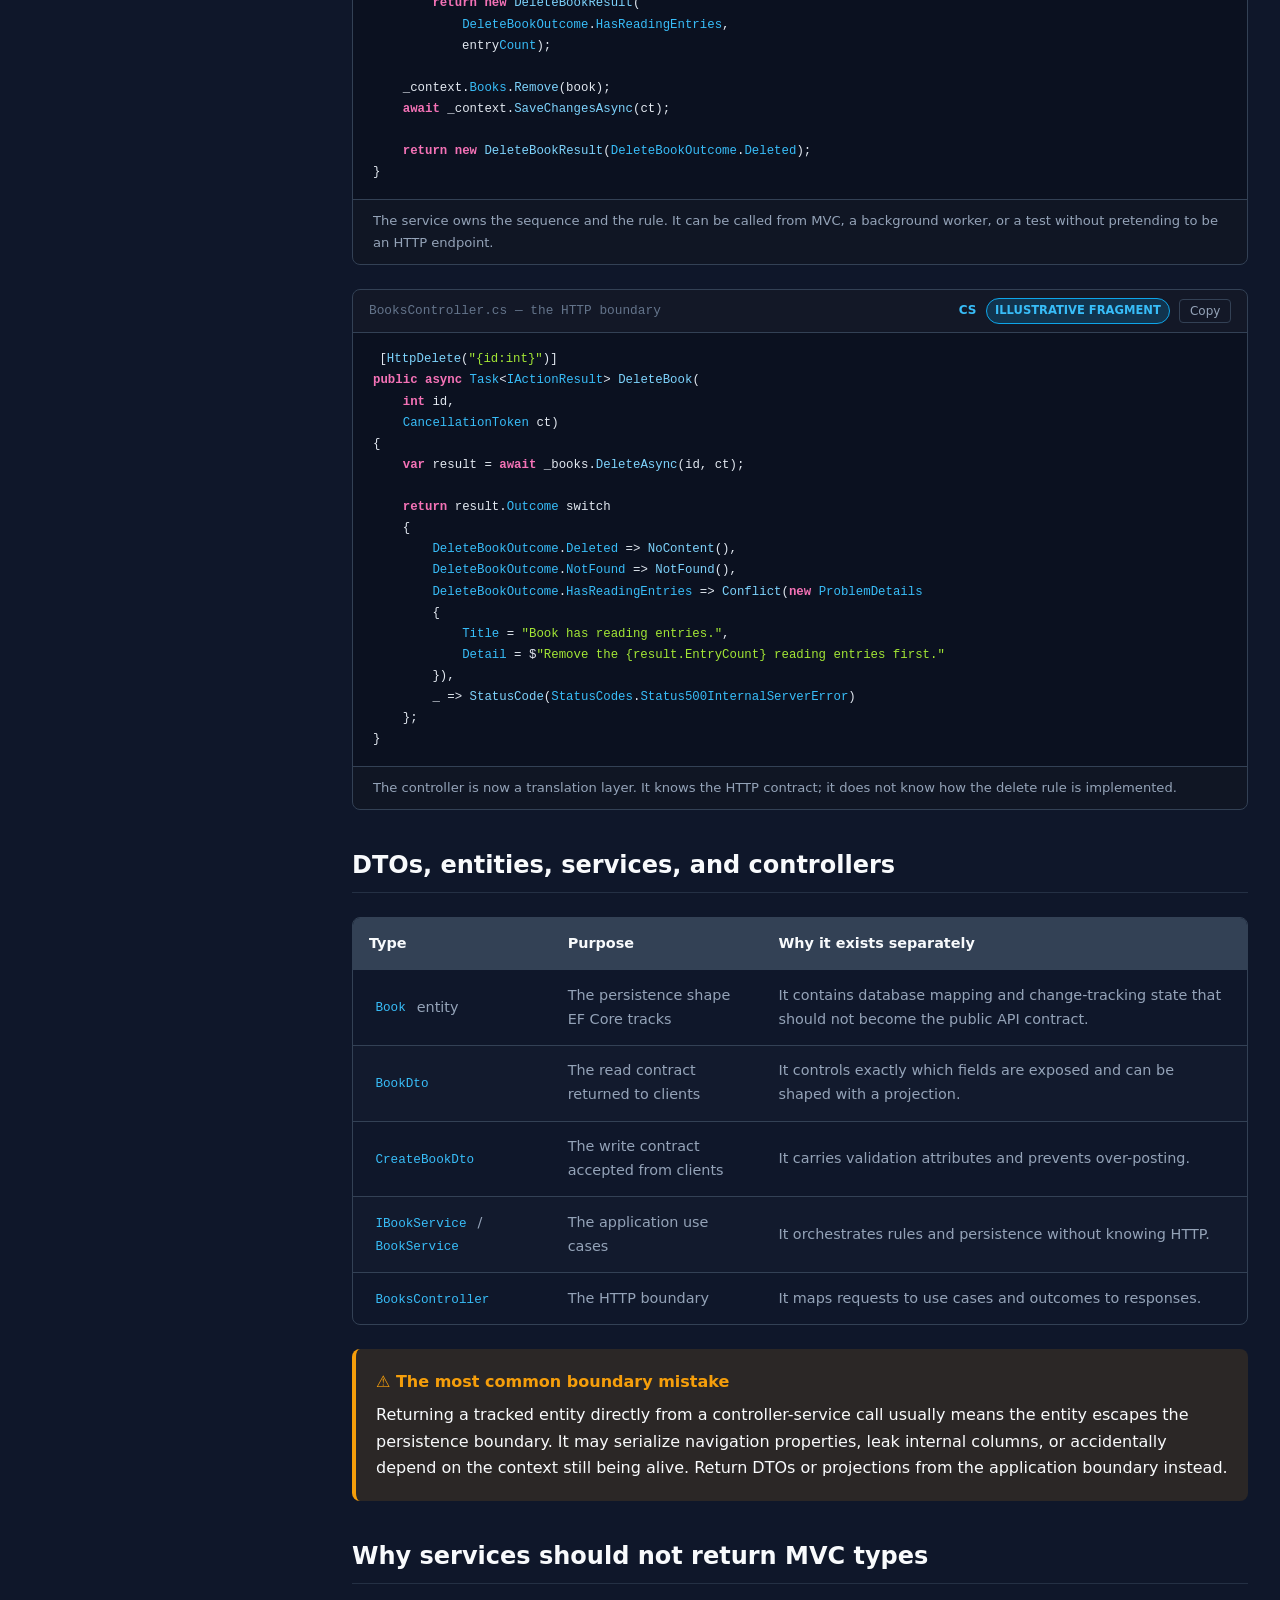
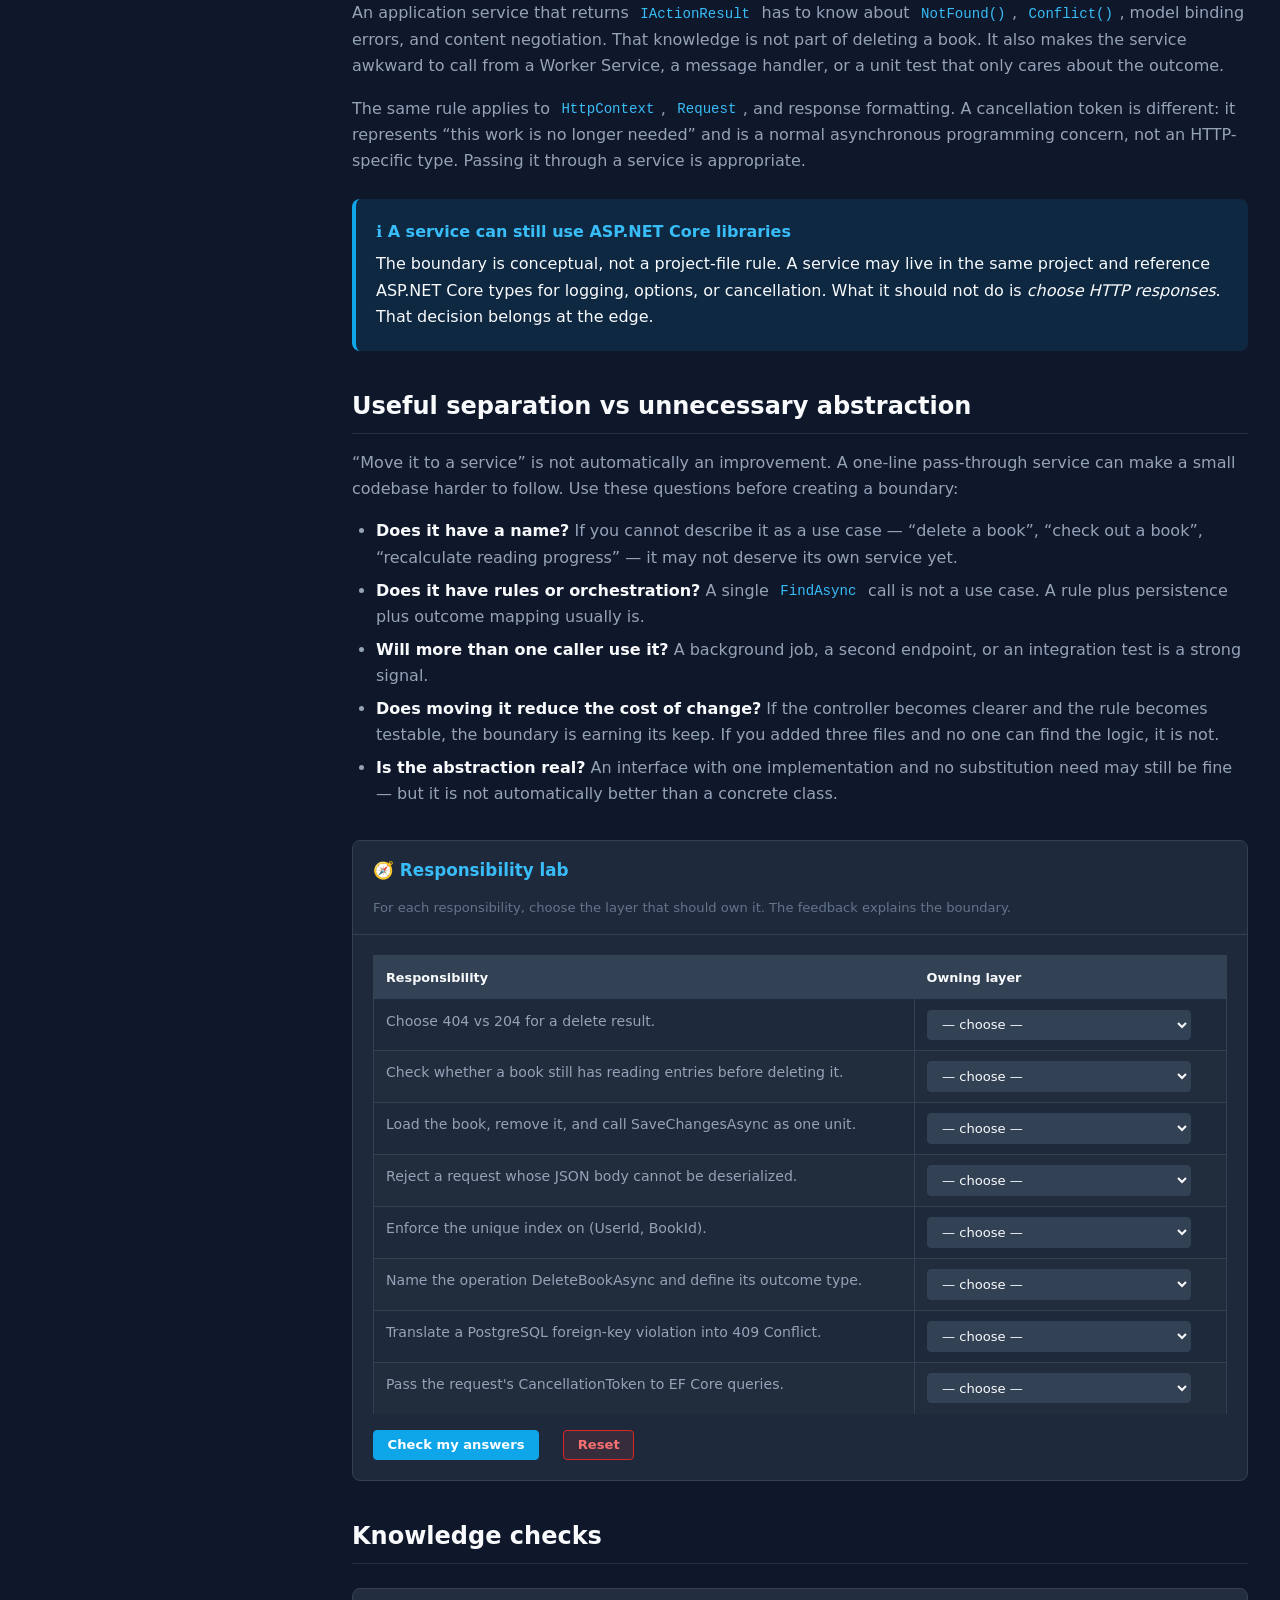
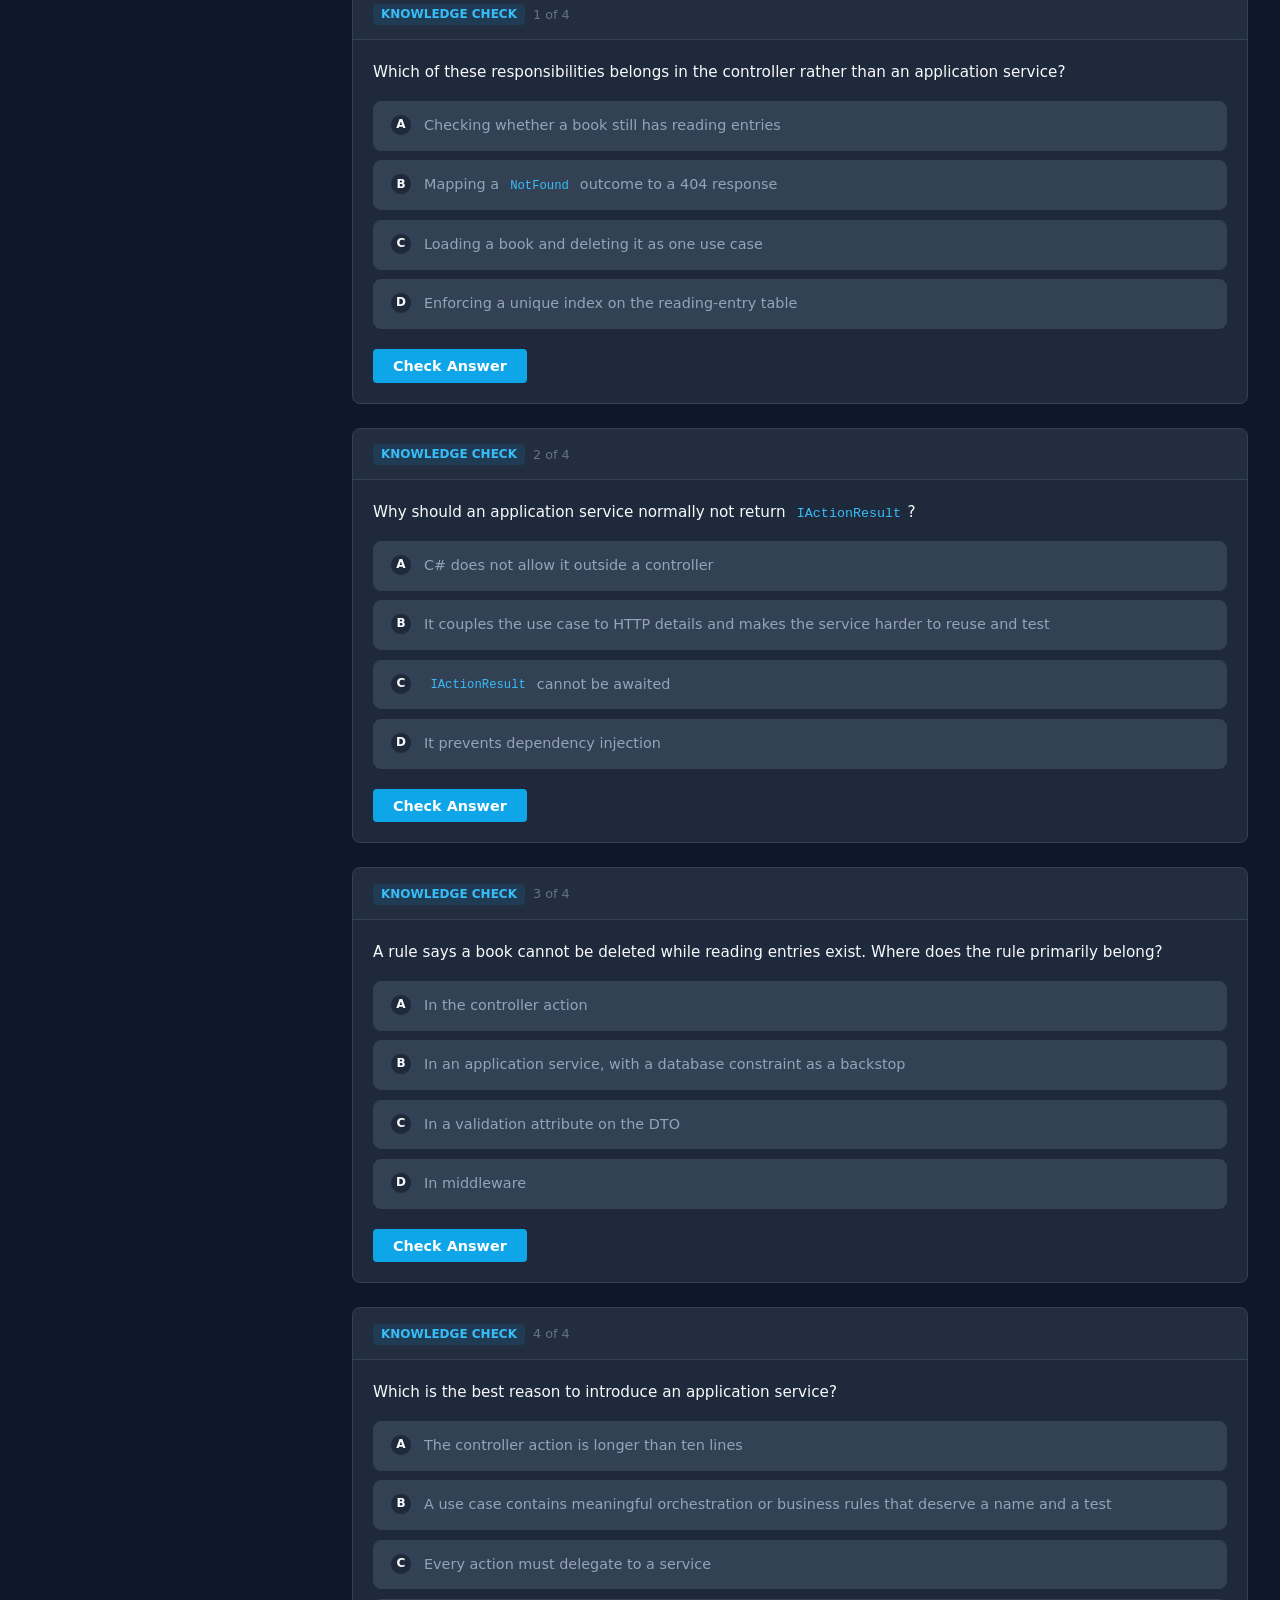
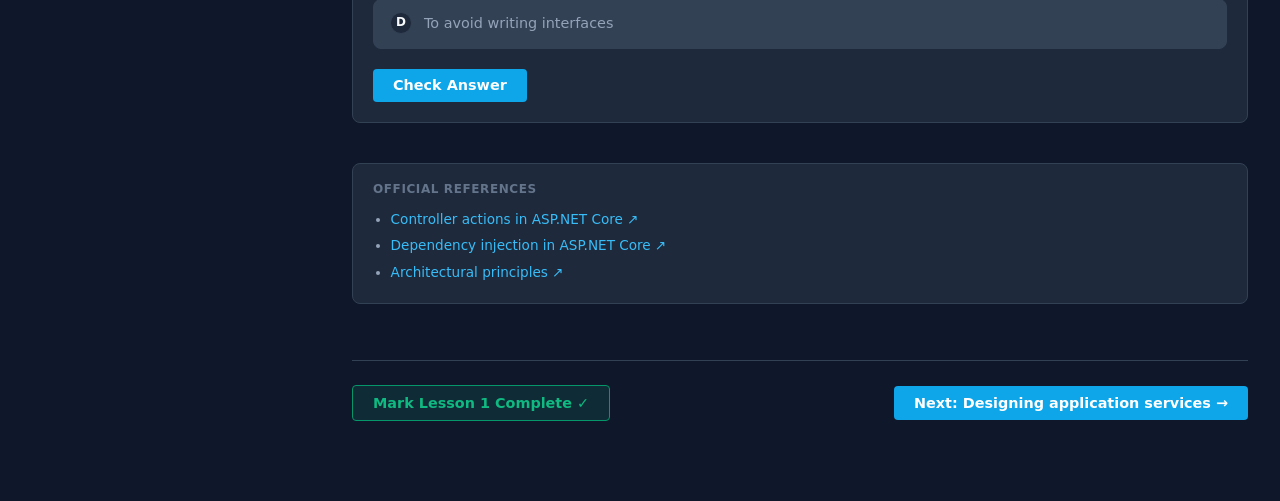
<file: pages/module-05.html>
<!DOCTYPE html>
<html lang="en" data-theme="dark">
<head>
  <meta charset="UTF-8">
  <meta name="viewport" content="width=device-width, initial-scale=1.0">
  <title>Services, Dependency Injection &amp; Application Architecture — Module 5 (Raff)</title>
  <script>try{var l=localStorage.getItem('raff_lang');if(l!=='ar'&&l!=='en')l='en';document.documentElement.lang=l;document.documentElement.dir=(l==='ar')?'rtl':'ltr';document.documentElement.setAttribute('data-lang',l);}catch(e){}</script>
  <link rel="stylesheet" href="../component/styles/tokens.css">
  <link rel="stylesheet" href="../component/styles/shell.css">
  <link rel="stylesheet" href="../component/styles/components.css">
  <link rel="stylesheet" href="../component/styles/rtl.css">
</head>
<body>
  <noscript><p style="padding:2rem;">This module requires JavaScript to render.</p></noscript>

  <script src="../data/modules.js"></script>
  <script src="../data/module-05.js"></script>
  <script src="../data/module-05.ar.js"></script>
  <script src="../component/core/i18n.js"></script>

  <script src="../component/core/highlight.js"></script>
  <script src="../component/core/ui.js"></script>
  <script src="../component/core/search.js"></script>
  <script src="../component/core/glossary.js"></script>
  <script src="../component/core/progress.js"></script>
  <script src="../component/core/content.js"></script>

  <script src="js/module-05.js"></script>
</body>
</html>
</file>
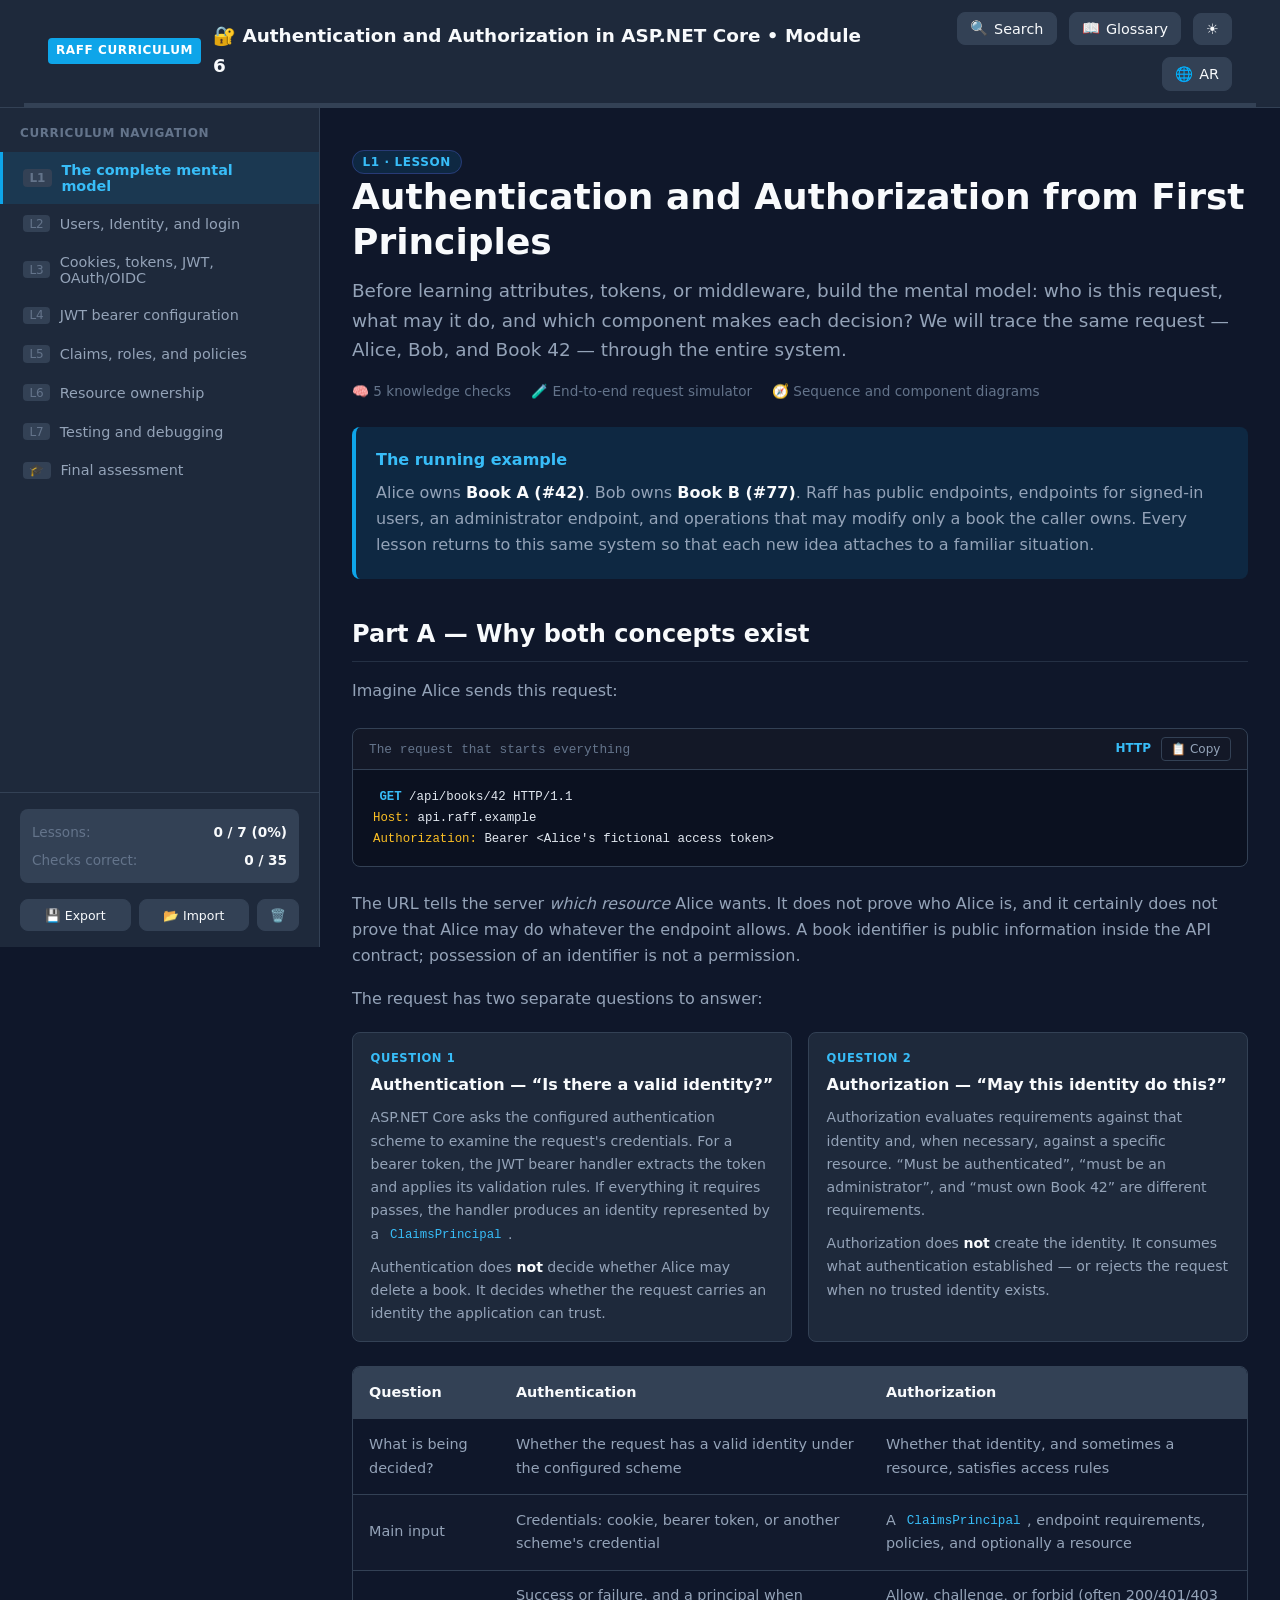
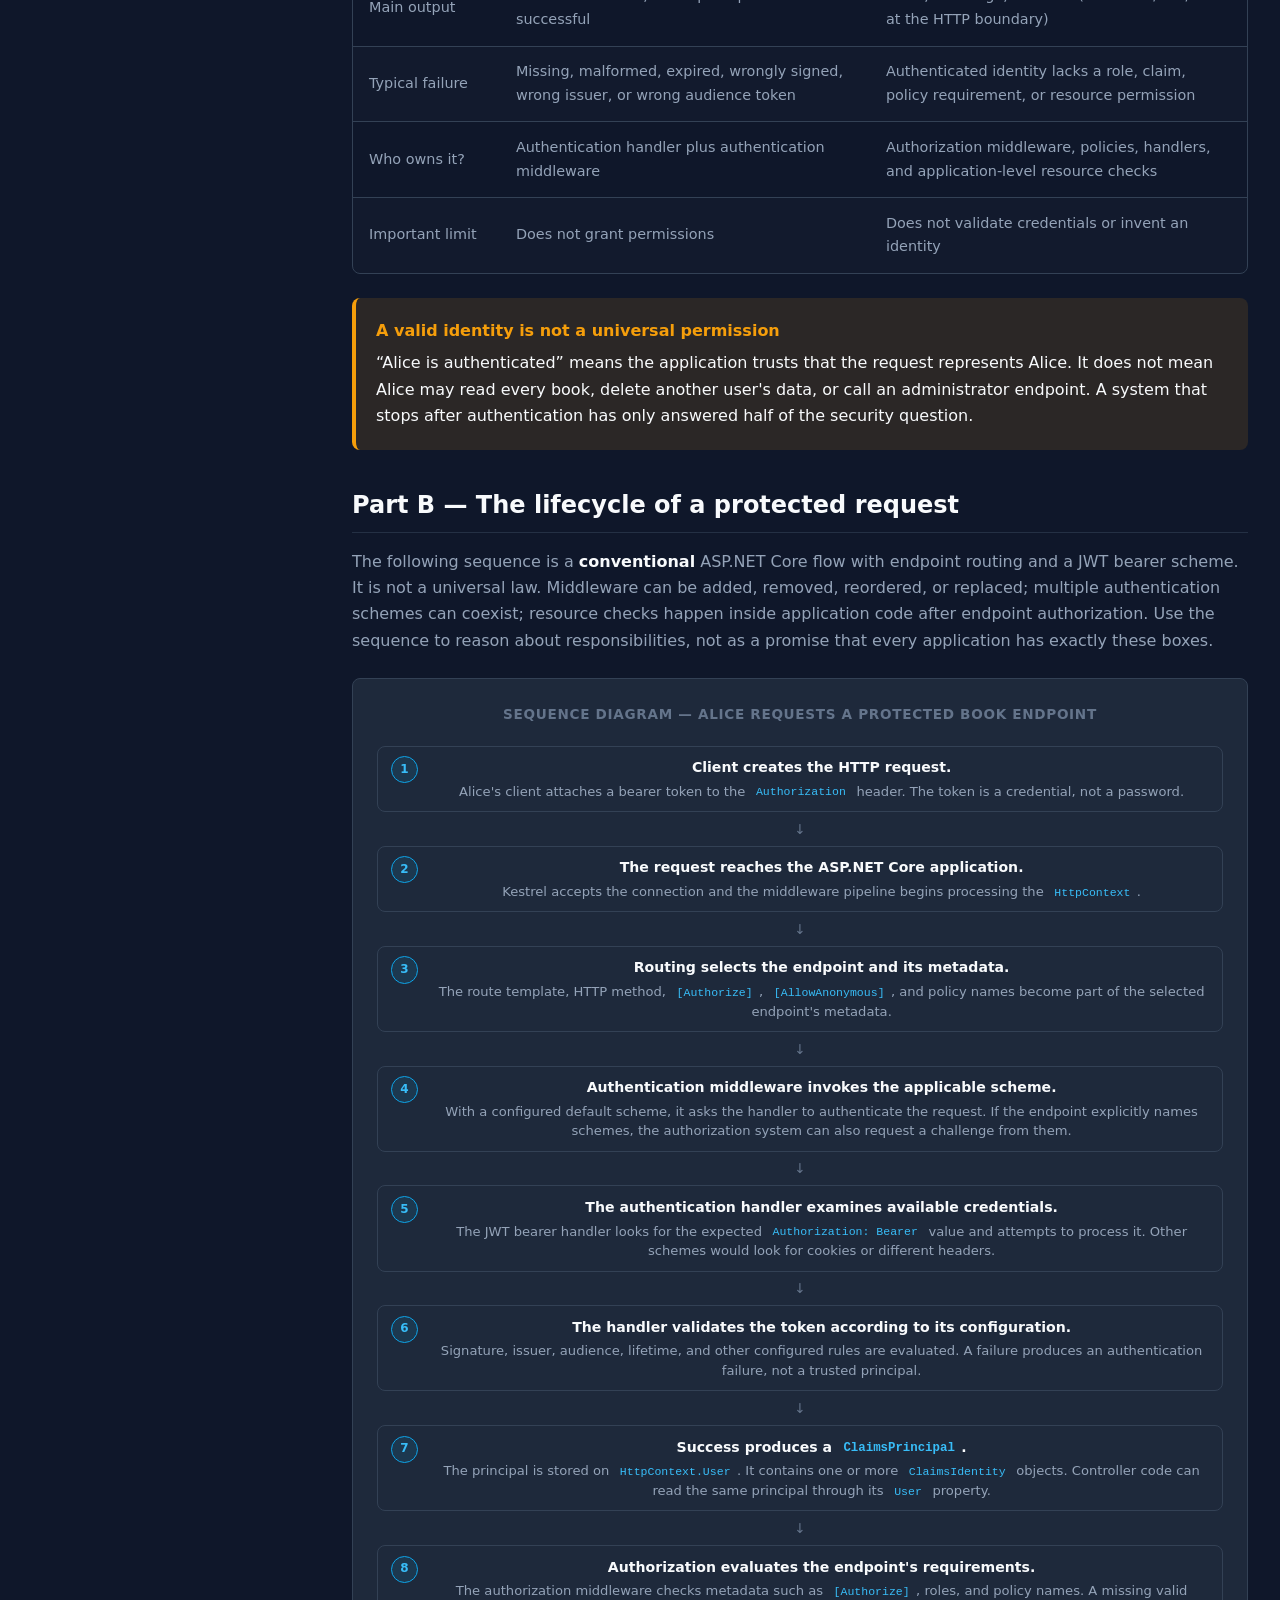
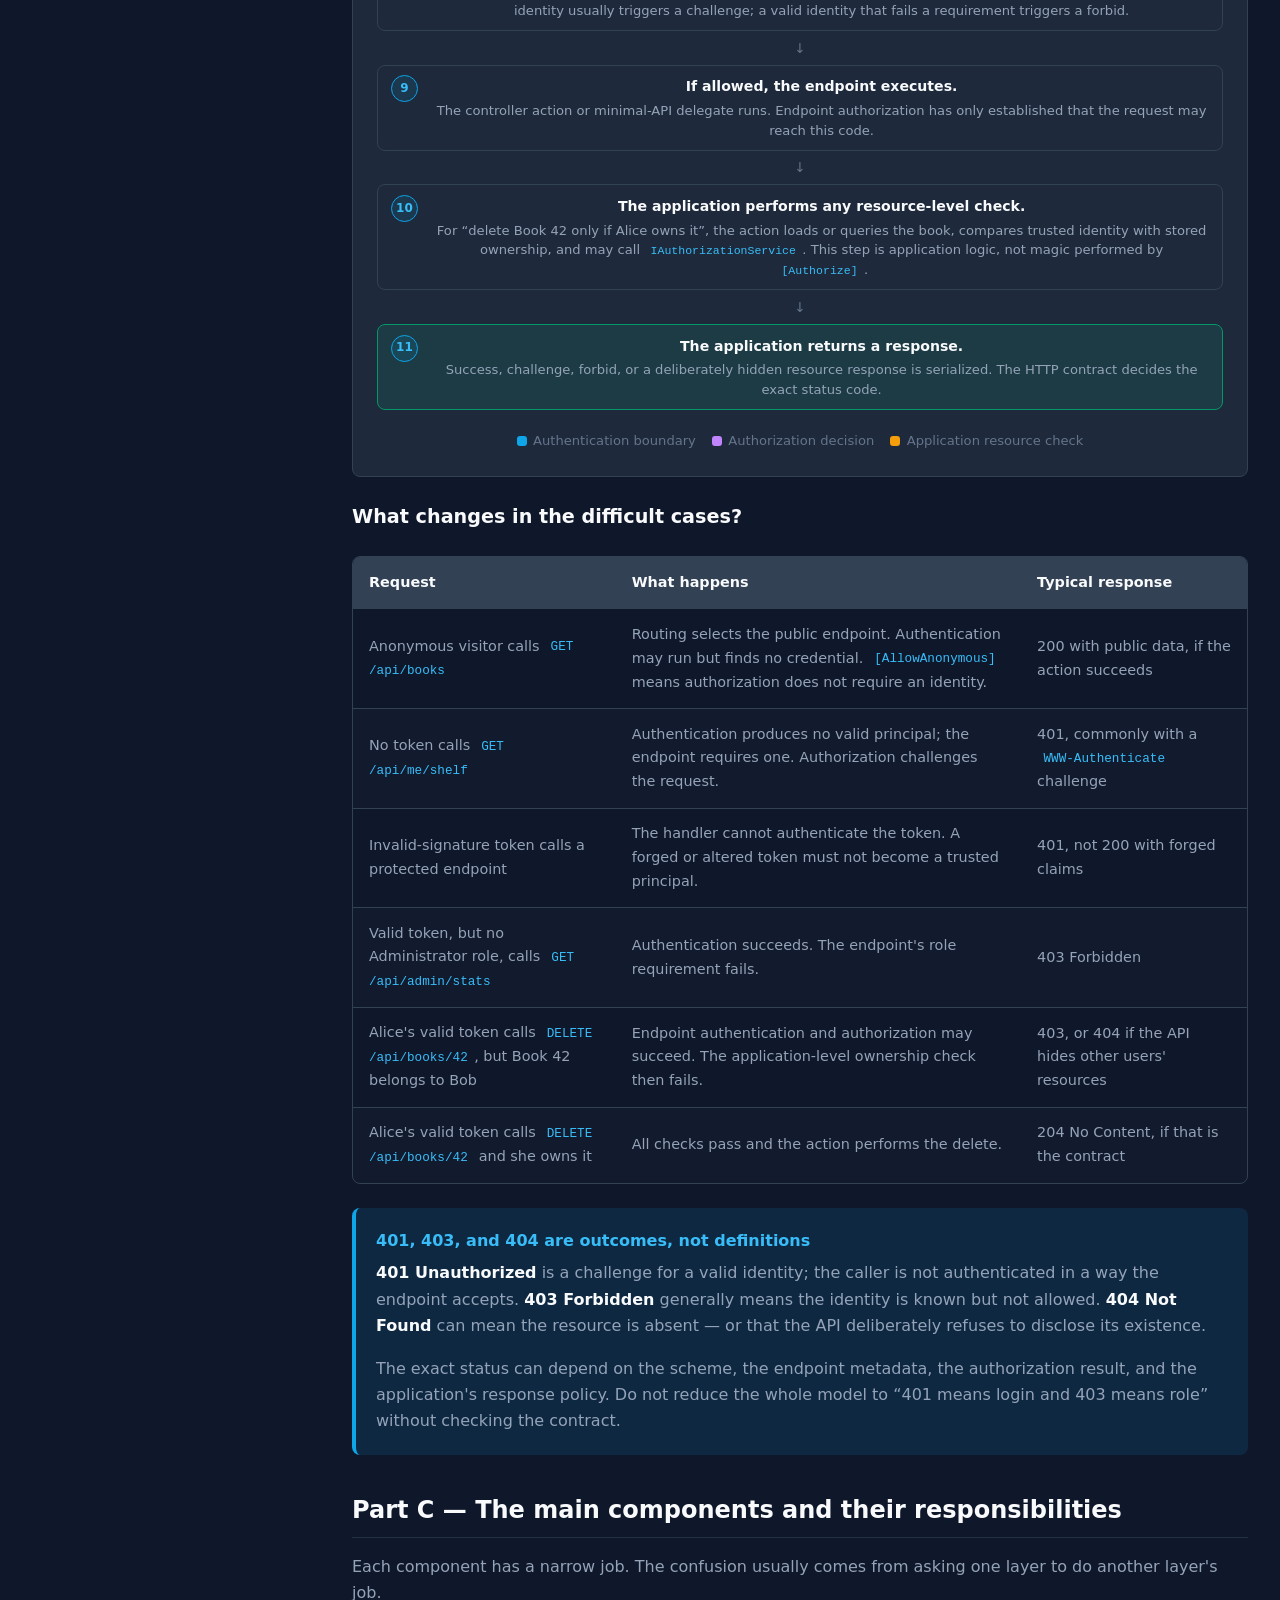
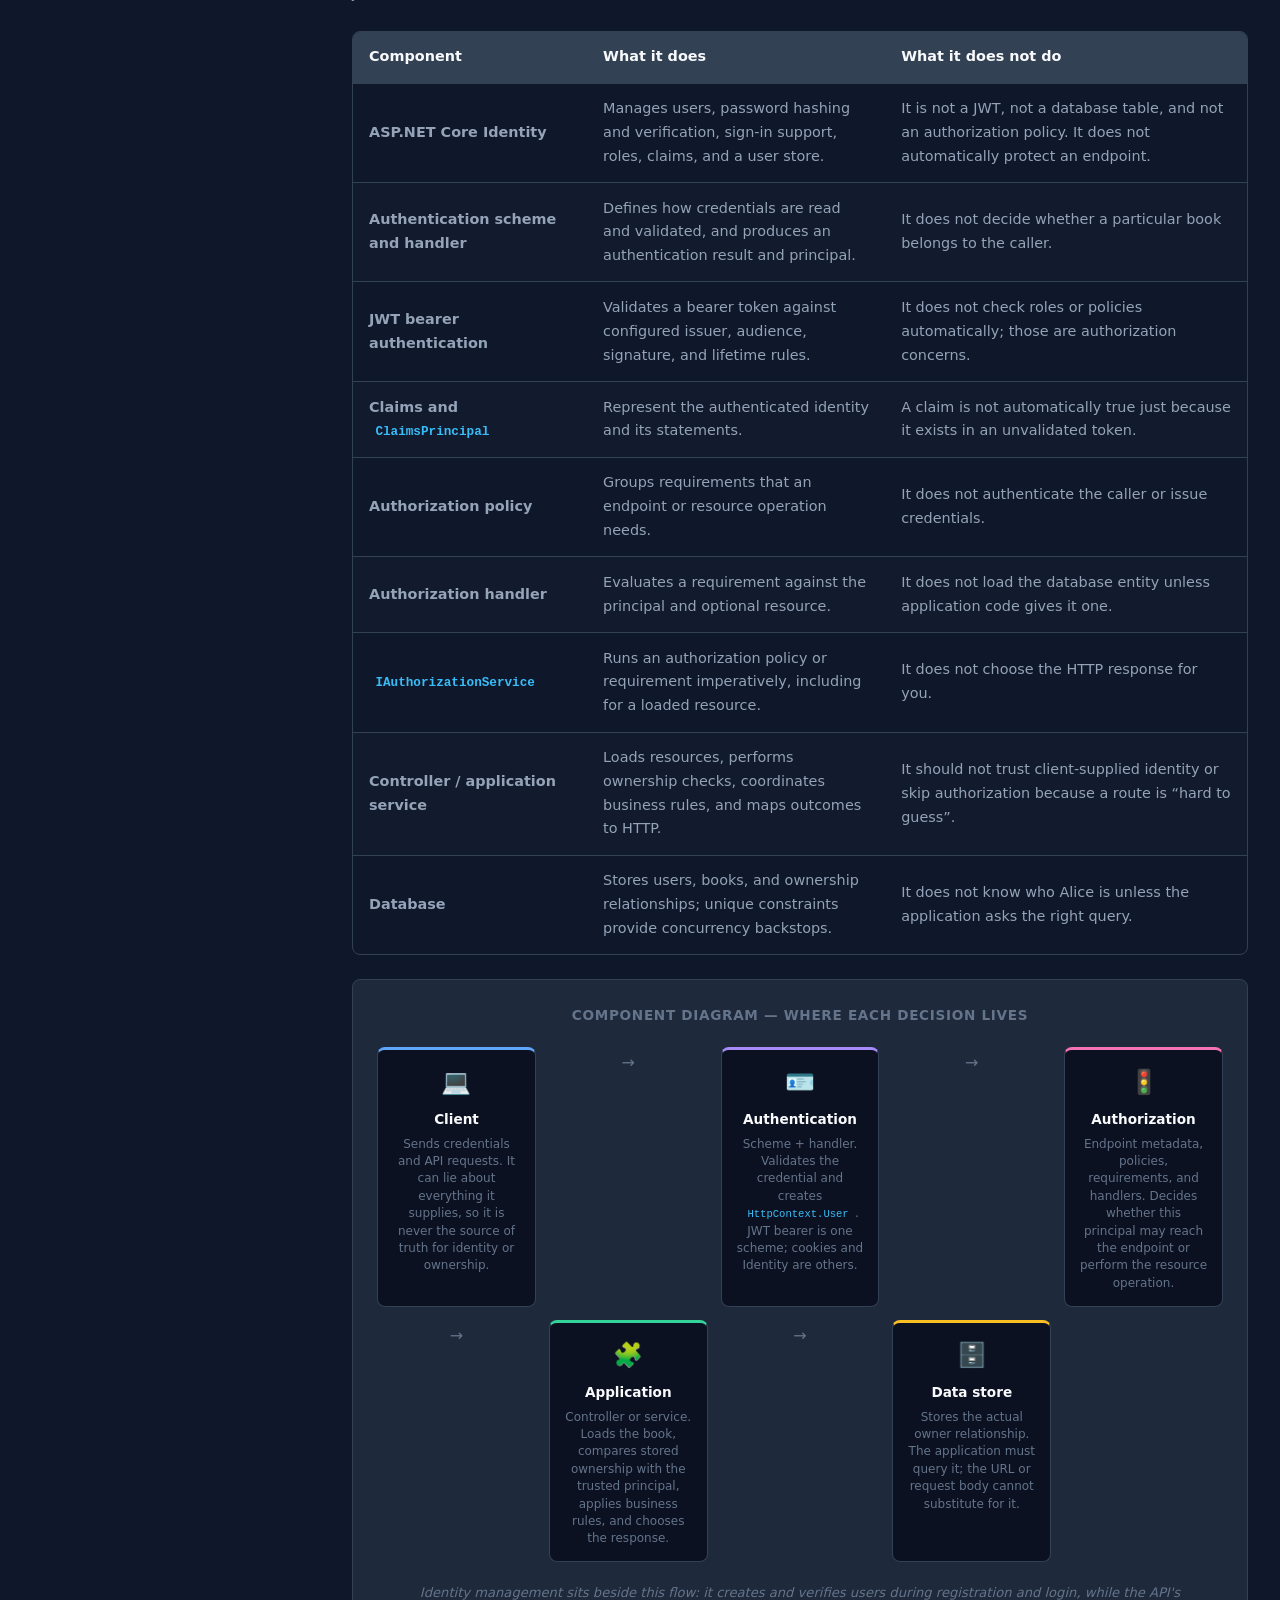
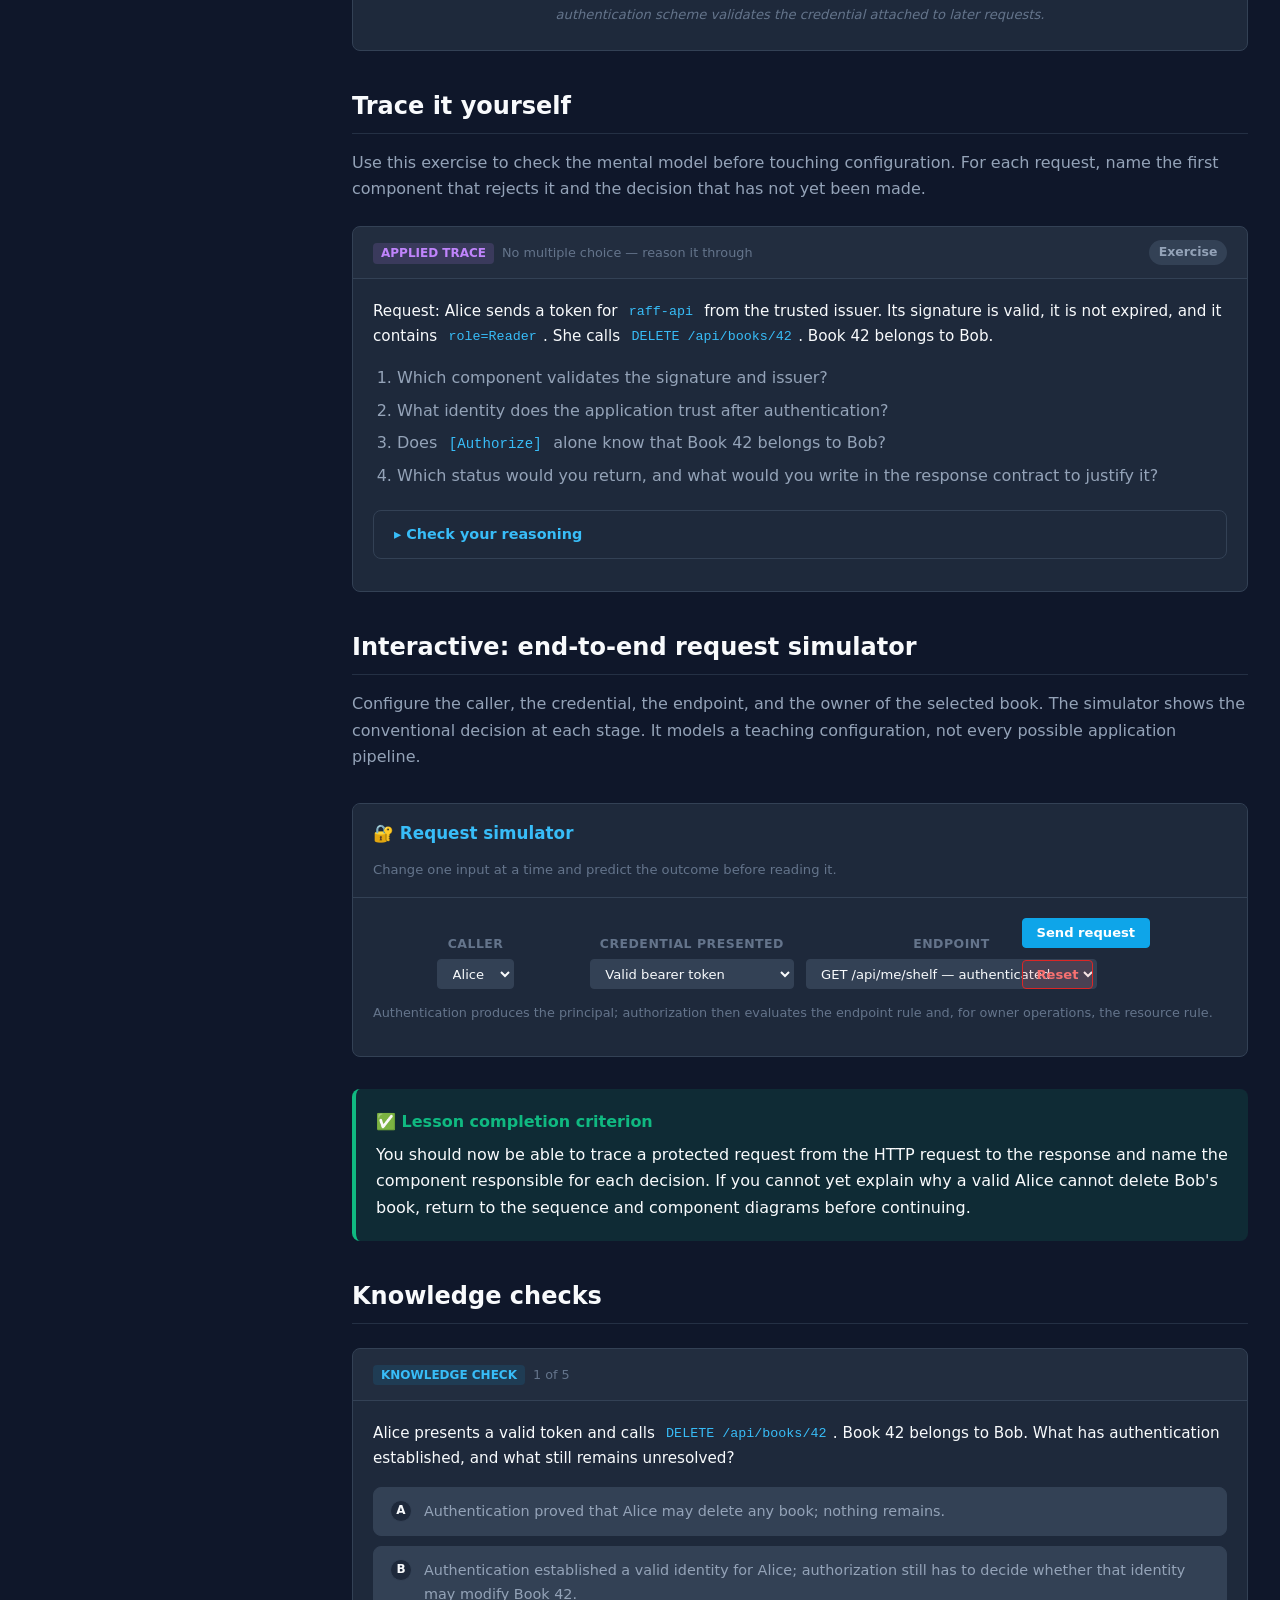
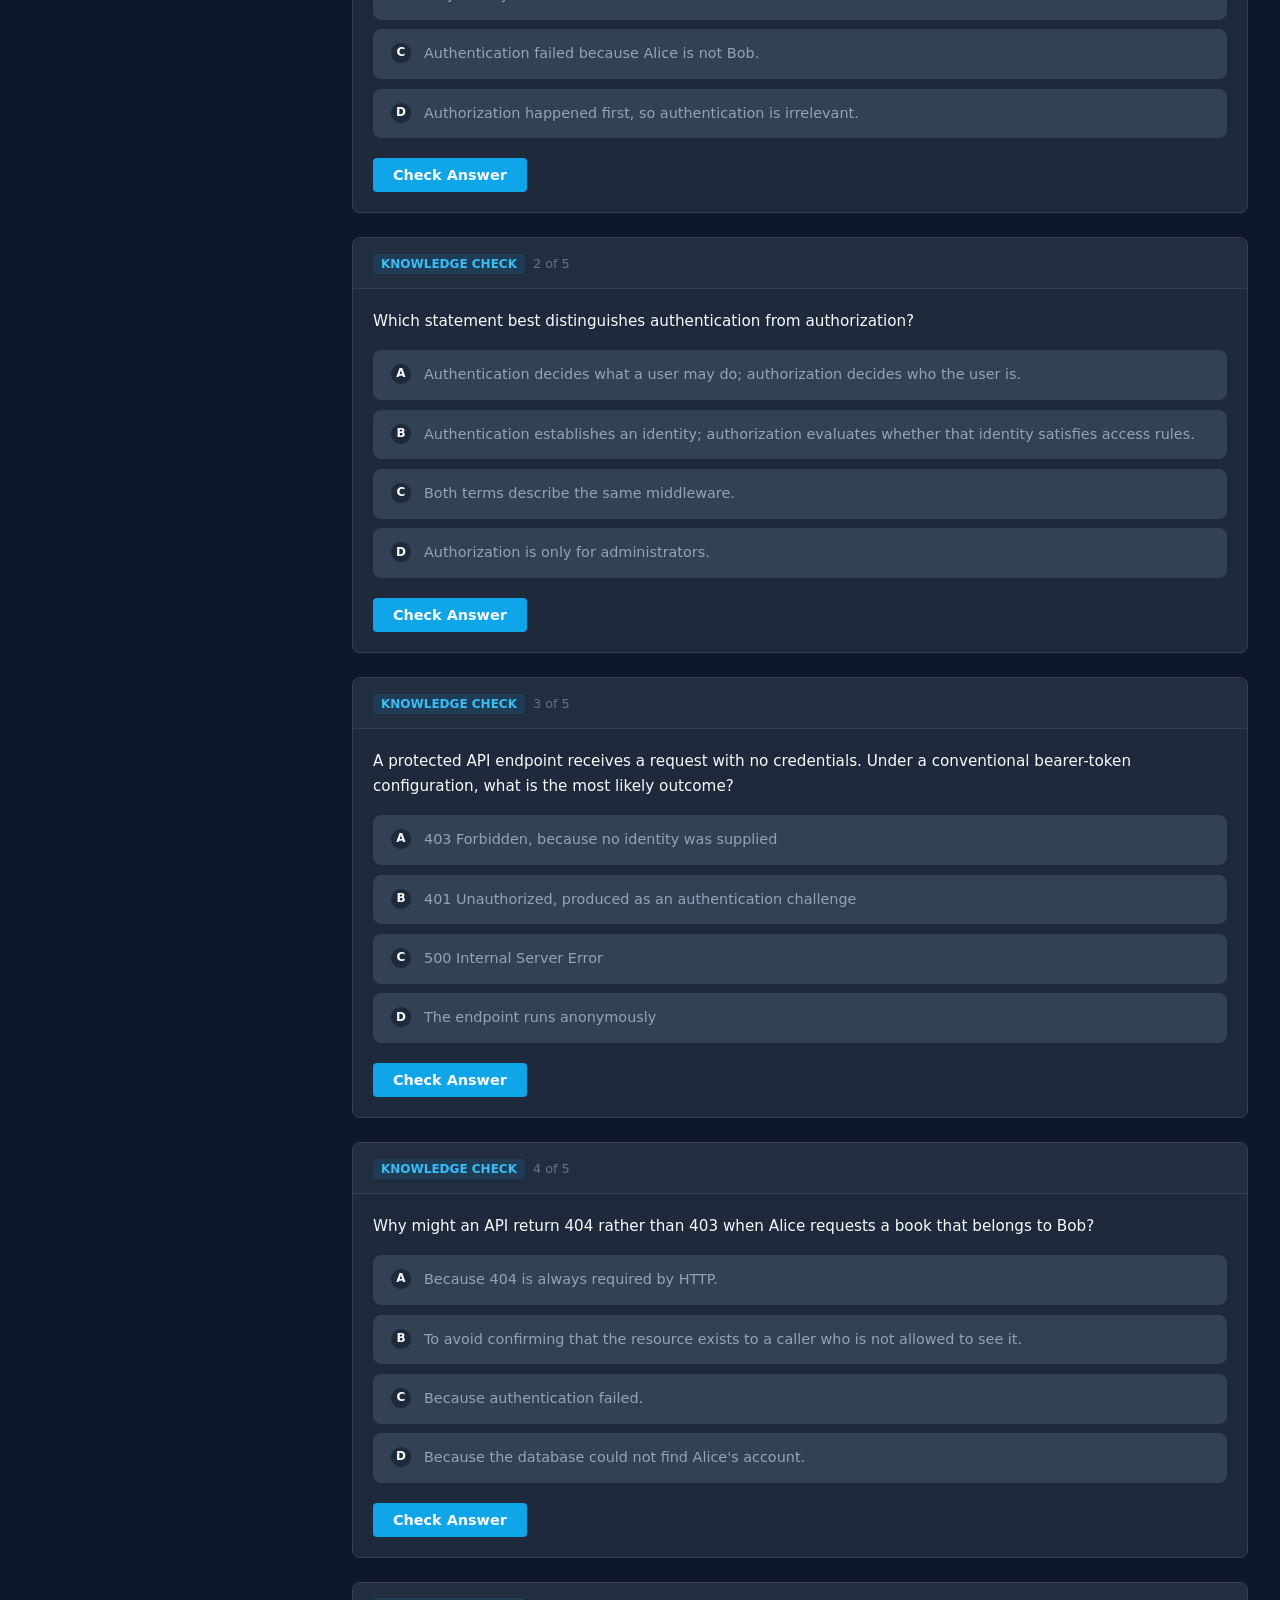
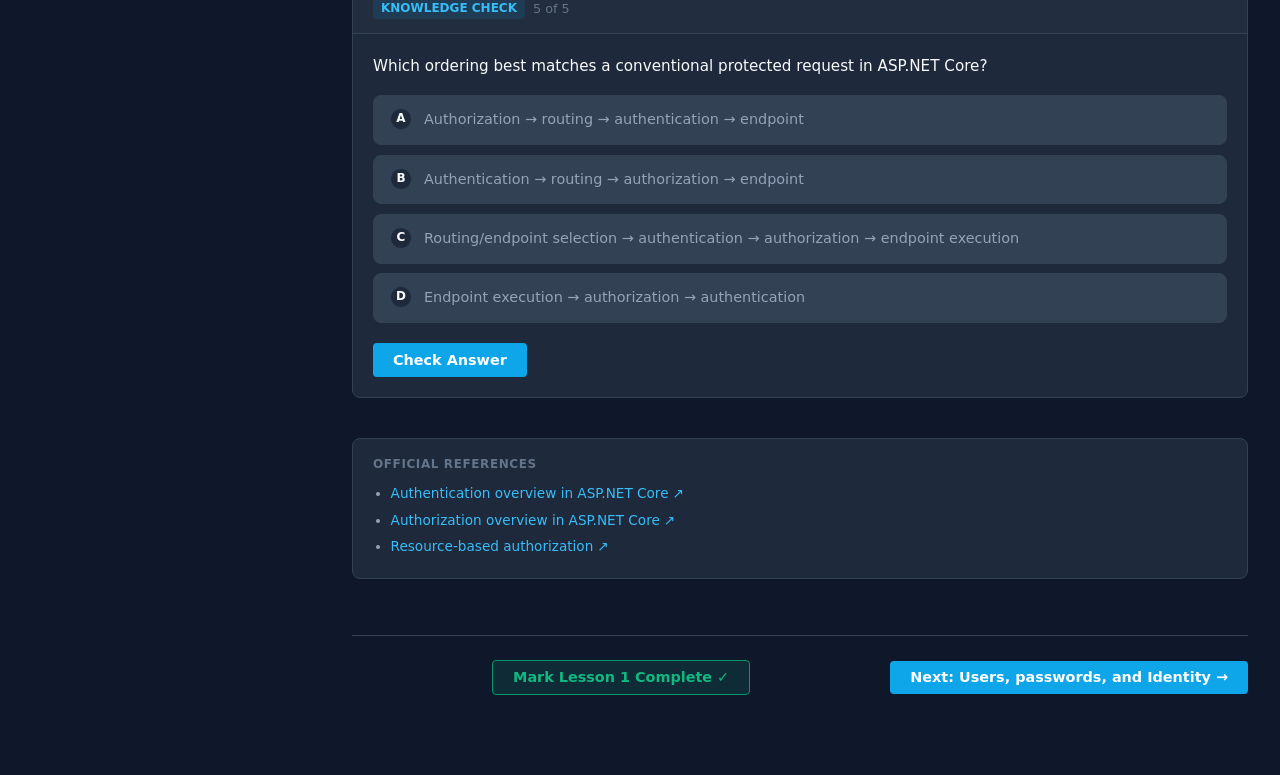
<file: pages/module-06.html>
<!DOCTYPE html>
<html lang="en" data-theme="dark">
<head>
  <meta charset="UTF-8">
  <meta name="viewport" content="width=device-width, initial-scale=1.0">
  <title>Authentication and Authorization in ASP.NET Core — Module 6 (Raff)</title>
  <script>try{var l=localStorage.getItem('raff_lang');if(l!=='ar'&&l!=='en')l='en';document.documentElement.lang=l;document.documentElement.dir=(l==='ar')?'rtl':'ltr';document.documentElement.setAttribute('data-lang',l);}catch(e){}</script>
  <link rel="stylesheet" href="../component/styles/tokens.css">
  <link rel="stylesheet" href="../component/styles/shell.css">
  <link rel="stylesheet" href="../component/styles/components.css">
  <link rel="stylesheet" href="../component/styles/rtl.css">
</head>
<body>
  <noscript><p style="padding:2rem;">This module requires JavaScript to render.</p></noscript>

  <script src="../data/modules.js"></script>
  <script src="../data/module-06.js"></script>
  <script src="../data/module-06.ar.js"></script>
  <script src="../component/core/i18n.js"></script>

  <script src="../component/core/highlight.js"></script>
  <script src="../component/core/ui.js"></script>
  <script src="../component/core/search.js"></script>
  <script src="../component/core/glossary.js"></script>
  <script src="../component/core/progress.js"></script>
  <script src="../component/core/content.js"></script>

  <script src="js/module-06.js"></script>
</body>
</html>
</file>
<file: component/styles/tokens.css>
/* Raff Backend Academy — shared design tokens & base styles (all pages) */

* {box-sizing: border-box; margin: 0; padding: 0;}
:root {--bg-primary: #0f172a; --bg-secondary: #1e293b; --bg-tertiary: #334155; --bg-card: #1e293b; --bg-code: #0b1120; --bg-accent-subtle: rgba(14, 165, 233, 0.12); --border-color: #334155; --border-subtle: #243044; --text-primary: #f8fafc; --text-secondary: #94a3b8; --text-muted: #64748b; --accent: #0ea5e9; --accent-hover: #0284c7; --accent-light: #38bdf8; --accent-contrast: #ffffff; --success: #10b981; --success-bg: rgba(16, 185, 129, 0.12); --success-border: #059669; --warning: #f59e0b; --warning-bg: rgba(245, 158, 11, 0.12); --warning-border: #d97706; --danger: #ef4444; --danger-bg: rgba(239, 68, 68, 0.12); --danger-border: #dc2626; --violet: #c084fc; --radius-sm: 4px; --radius-md: 8px; --radius-lg: 12px; --font-sans: system-ui, -apple-system, BlinkMacSystemFont, 'Segoe UI', Roboto, Oxygen, Ubuntu, Cantarell, sans-serif; --font-mono: 'Cascadia Code', 'Fira Code', 'Consolas', 'Courier New', monospace;}
[data-theme="light"] {--bg-primary: #f8fafc; --bg-secondary: #ffffff; --bg-tertiary: #f1f5f9; --bg-card: #ffffff; --bg-code: #0f172a; --bg-accent-subtle: rgba(14, 165, 233, 0.08); --border-color: #e2e8f0; --border-subtle: #cbd5e1; --text-primary: #0f172a; --text-secondary: #475569; --text-muted: #64748b; --accent: #0284c7; --accent-hover: #0369a1; --accent-light: #0284c7; --accent-contrast: #ffffff; --violet: #7e22ce;}
</file>
<file: component/styles/shell.css>
/* Raff Backend Academy — shared app shell layout (all pages) */

header.app-header {background-color: var(--bg-secondary); border-bottom: 1px solid var(--border-color); position: sticky; top: 0; z-index: 100; display: flex; flex-direction: column;}
.header-top {display: flex; align-items: center; justify-content: space-between; padding: 0.75rem 1.5rem; gap: 1rem;}
.app-title {font-size: 1.15rem; font-weight: 700; color: var(--text-primary);}
.progress-bar-container {height: 4px; background: var(--bg-tertiary); width: 100%; position: relative;}
.progress-bar-fill {height: 100%; background: var(--accent); width: 0%; transition: width 0.3s ease;}
.app-container {display: flex; flex: 1; min-height: calc(100vh - 65px);}
aside.app-sidebar {width: 320px; background-color: var(--bg-secondary); border-right: 1px solid var(--border-color); display: flex; flex-direction: column; flex-shrink: 0; overflow-y: auto; position: sticky; top: 61px; height: calc(100vh - 61px); transition: transform 0.3s ease;}
.sidebar-section-title {font-size: 0.75rem; text-transform: uppercase; color: var(--text-muted); font-weight: 700; letter-spacing: 0.05em; padding: 1rem 1.25rem 0.5rem;}
.nav-item:hover {background: var(--bg-tertiary); color: var(--text-primary);}
.nav-item.active {background: var(--bg-accent-subtle); color: var(--accent-light); border-left-color: var(--accent); font-weight: 600;}
.nav-item-left {display: flex; align-items: center; gap: 0.6rem;}
.nav-check {color: var(--success); font-size: 0.95rem; opacity: 0;}
.nav-item.completed .nav-check {opacity: 1;}
.sidebar-footer {margin-top: auto; padding: 1rem 1.25rem; border-top: 1px solid var(--border-color); display: flex; flex-direction: column; gap: 0.5rem;}
@media (max-width: 768px) {
  aside.app-sidebar.open {transform: translateX(0); box-shadow: 4px 0 24px rgba(0,0,0,0.5);}
  main.app-main {padding: 1.5rem 1rem 4rem;}
}
.lesson-footer-nav {display: flex; justify-content: space-between; align-items: center; flex-wrap: wrap; gap: 1rem; margin-top: 3.5rem; padding-top: 1.5rem; border-top: 1px solid var(--border-color);}
</file>
<file: component/styles/components.css>
/* Raff Backend Academy — shared UI components and module content styles (all pages) */

body {font-family: var(--font-sans); background-color: var(--bg-primary); color: var(--text-primary); line-height: 1.65; min-height: 100vh; display: flex; flex-direction: column;}
.btn-icon:hover {background: var(--accent); color: #fff; border-color: var(--accent);}
.lesson-section {display: none;}
.lesson-section.active {display: block; animation: fadeIn 0.25s ease;}
@keyframes fadeIn {from { opacity: 0; transform: translateY(6px); } to { opacity: 1; transform: translateY(0); }}
h1.lesson-title {font-size: 2.25rem; font-weight: 800; line-height: 1.25; margin-bottom: 0.5rem; letter-spacing: -0.02em;}
p.lesson-subtitle {font-size: 1.15rem; color: var(--text-secondary); margin-bottom: 1.5rem;}
.lesson-header-box {margin-bottom: 2.5rem; padding-bottom: 1.5rem; border-bottom: 1px solid var(--border-color);}
.lesson-badge-top {color: var(--accent-light); font-size: 0.85rem; font-weight: 700; text-transform: uppercase; letter-spacing: 0.05em; margin-bottom: 0.4rem;}
.lesson-meta-bar {display: flex; flex-wrap: wrap; gap: 1.25rem; font-size: 0.85rem; color: var(--text-muted);}
h2 {font-size: 1.5rem; font-weight: 700; margin: 2.25rem 0 1rem; color: var(--text-primary); border-bottom: 1px solid var(--border-subtle); padding-bottom: 0.4rem;}
h3 {font-size: 1.2rem; font-weight: 600; margin: 1.5rem 0 0.75rem;}
p {margin-bottom: 1rem; color: var(--text-secondary);}
p strong {color: var(--text-primary);}
ul, ol {margin: 0 0 1.25rem 1.5rem; color: var(--text-secondary);}
li {margin-bottom: 0.4rem;}
li strong {color: var(--text-primary);}
code {font-family: var(--font-mono); font-size: 0.88em; color: var(--accent-light); padding: 0.15rem 0.4rem; border-radius: var(--radius-sm);}
.callout {padding: 1.25rem; border-radius: var(--radius-md); margin: 1.5rem 0; border-left: 4px solid; background: var(--bg-card);}
.callout-info {border-left-color: var(--accent); background: var(--bg-accent-subtle);}
.callout-warning {border-left-color: var(--warning); background: var(--warning-bg);}
.callout-danger {border-left-color: var(--danger); background: var(--danger-bg);}
.callout-title {font-weight: 700; margin-bottom: 0.4rem; display: flex; align-items: center; gap: 0.5rem;}
.callout-info .callout-title {color: var(--accent-light);}
.callout-warning .callout-title {color: var(--warning);}
.callout-danger .callout-title {color: var(--danger);}
.roadmap-grid {display: grid; grid-template-columns: repeat(auto-fit, minmax(260px, 1fr)); gap: 1.25rem; margin: 1.5rem 0;}
.roadmap-card {background: var(--bg-card); border: 1px solid var(--border-color); padding: 1.25rem; border-radius: var(--radius-md);}
.roadmap-num {font-size: 1.75rem; font-weight: 800; color: var(--accent); margin-bottom: 0.25rem;}
.roadmap-title {font-weight: 700; color: var(--text-primary); margin-bottom: 0.35rem;}
.roadmap-desc {font-size: 0.85rem; color: var(--text-muted);}
.grid-2 {display: grid; grid-template-columns: 1fr 1fr; gap: 1.5rem; margin: 1.5rem 0;}
@media (max-width: 768px) {
  .grid-2 {grid-template-columns: 1fr;}
}
.content-panel {background: var(--bg-card); border: 1px solid var(--border-color); padding: 1.25rem; border-radius: var(--radius-md);}
.concept-table {width: 100%; border-collapse: collapse; margin: 1.5rem 0; font-size: 0.9rem;}
.concept-table th {background: var(--bg-tertiary); color: var(--text-primary);}
.concept-table tr:nth-child(even) {background: rgba(255,255,255,0.02);}
.steps-container {display: flex; flex-direction: column; gap: 0.75rem; margin: 1.5rem 0;}
.step-item {display: flex; align-items: flex-start; gap: 1rem; background: var(--bg-card); border: 1px solid var(--border-color); padding: 1rem; border-radius: var(--radius-md);}
.step-num {background: var(--accent); color: #fff; font-weight: 700; width: 28px; height: 28px; border-radius: 50%; display: flex; align-items: center; justify-content: center; font-size: 0.85rem; flex-shrink: 0;}
.step-text {color: var(--text-secondary); font-size: 0.92rem;}
.diagram-container {background: var(--bg-card); border: 1px solid var(--border-color); padding: 1.5rem; border-radius: var(--radius-md); margin: 1.5rem 0; text-align: center;}
.diagram-title {font-size: 0.85rem; font-weight: 700; color: var(--text-muted); text-transform: uppercase; letter-spacing: 0.05em; margin-bottom: 1rem;}
.code-wrapper {background: var(--bg-code); border: 1px solid var(--border-color); border-radius: var(--radius-md); margin: 1.5rem 0; overflow: hidden;}
.code-lang-tag {font-size: 0.75rem; font-weight: 700; text-transform: uppercase; color: var(--accent-light);}
.code-filename {font-family: var(--font-mono); font-size: 0.8rem; color: var(--text-muted);}
.code-type-pill {font-size: 0.72rem; padding: 0.15rem 0.5rem; border-radius: 999px; font-weight: 600; text-transform: uppercase;}
.pill-fragment {background: rgba(14, 165, 233, 0.2); color: var(--accent-light); border: 1px solid var(--accent);}
.token-kw {color: #f472b6; font-weight: 600;}
.token-type {color: #38bdf8;}
.token-str {color: #a3e635;}
.token-comment {color: #64748b; font-style: italic;}
.token-num {color: #fb923c;}
.exercise-card {background: var(--bg-card); border: 1px solid var(--border-color); border-radius: var(--radius-md); margin: 1.5rem 0; overflow: hidden;}
.exercise-badge {background: var(--bg-accent-subtle); color: var(--accent-light); font-size: 0.75rem; font-weight: 700; text-transform: uppercase; padding: 0.2rem 0.5rem; border-radius: var(--radius-sm); margin-right: 0.5rem;}
.exercise-body {padding: 1.25rem;}
.quiz-options {display: flex; flex-direction: column; gap: 0.6rem; margin-bottom: 1.25rem;}
.quiz-option:hover {border-color: var(--accent); background: rgba(14, 165, 233, 0.05);}
.quiz-option.selected {border-color: var(--accent); background: var(--bg-accent-subtle);}
.quiz-option.correct {border-color: var(--success); background: var(--success-bg);}
.quiz-option.incorrect {border-color: var(--danger); background: var(--danger-bg);}
.option-indicator {width: 22px; height: 22px; border-radius: 50%; background: var(--bg-card); border: 1px solid var(--border-color); display: flex; align-items: center; justify-content: center; font-size: 0.75rem; font-weight: 700; flex-shrink: 0;}
.quiz-option.selected .option-indicator {background: var(--accent); color: #fff; border-color: var(--accent);}
.option-text {font-size: 0.9rem; color: var(--text-secondary);}
.quiz-option.selected .option-text {color: var(--text-primary);}
.btn-primary:hover {background: var(--accent-hover);}
.btn-secondary:hover {background: rgba(255,255,255,0.1);}
.modal-overlay {position: fixed; top: 0; left: 0; right: 0; bottom: 0; background: rgba(0,0,0,0.7); backdrop-filter: blur(4px); display: none; align-items: center; justify-content: center; z-index: 1000; padding: 1rem;}
.modal-overlay.open {display: flex;}
.modal-dialog {background: var(--bg-secondary); border: 1px solid var(--border-color); border-radius: var(--radius-lg); width: 100%; max-width: 640px; max-height: 85vh; display: flex; flex-direction: column; overflow: hidden;}
.modal-title {font-weight: 700; font-size: 1.1rem;}
.modal-body {padding: 1.25rem; overflow-y: auto; flex: 1;}
.search-result-item:hover {background: var(--bg-tertiary);}
.search-result-title {font-weight: 600; color: var(--accent-light); font-size: 0.95rem;}
.search-result-snippet {font-size: 0.82rem; color: var(--text-muted);}
.glossary-cat-filters {display: flex; flex-wrap: wrap; gap: 0.4rem; margin-bottom: 1rem;}
.glossary-filter-btn.active {background: var(--accent); color: #fff; border-color: var(--accent);}
.glossary-term-item {border-bottom: 1px solid var(--border-color); padding: 0.75rem 0;}
.glossary-term-def {font-size: 0.88rem; color: var(--text-secondary); margin-top: 0.3rem;}
.toast-msg {background: var(--bg-card); border: 1px solid var(--border-color); color: var(--text-primary); padding: 0.75rem 1.25rem; border-radius: var(--radius-md); box-shadow: 0 4px 16px rgba(0,0,0,0.3); font-size: 0.88rem; animation: toastIn 0.2s ease;}
@keyframes toastIn {from { transform: translateY(10px); opacity: 0; } to { transform: translateY(0); opacity: 1; }}
.simulator-box {background: var(--bg-card); border: 2px solid var(--accent); border-radius: var(--radius-lg); margin: 2rem 0; overflow: hidden;}
.simulator-header {background: var(--bg-secondary); border-bottom: 1px solid var(--border-color); padding: 1rem 1.25rem; display: flex; flex-direction: column; gap: 0.75rem;}
.simulator-title {font-weight: 700; color: var(--accent-light); font-size: 1.05rem;}
.btn-sim:hover {background: var(--accent); color: #fff; border-color: var(--accent);}
.simulator-body {padding: 1.25rem;}
html {scroll-behavior: smooth;}
:focus-visible {outline: 2px solid var(--accent); outline-offset: 2px;}
@media (prefers-reduced-motion: reduce) {
  html {scroll-behavior: auto;}
  *, *::before, *::after {animation-duration: 0.001ms !important; animation-iteration-count: 1 !important; transition-duration: 0.001ms !important;}
}
.sr-only {position: absolute; width: 1px; height: 1px; padding: 0; margin: -1px; overflow: hidden; clip: rect(0, 0, 0, 0); white-space: nowrap; border: 0;}
.header-title-box {display: flex; align-items: center; gap: 0.75rem; cursor: pointer; background: none; border: none; font: inherit; color: inherit; text-align: left;}
.app-badge {background: var(--accent); color: var(--accent-contrast); font-weight: 700; font-size: 0.75rem; padding: 0.2rem 0.5rem; border-radius: var(--radius-sm); letter-spacing: 0.05em; text-transform: uppercase; white-space: nowrap;}
.header-actions {display: flex; align-items: center; gap: 0.75rem; flex-wrap: wrap; justify-content: flex-end;}
.btn-icon {background: var(--bg-tertiary); border: 1px solid var(--border-color); color: var(--text-primary); padding: 0.45rem 0.75rem; border-radius: var(--radius-md); cursor: pointer; font-size: 0.9rem; display: inline-flex; align-items: center; gap: 0.4rem; transition: background-color 0.2s, color 0.2s, border-color 0.2s;}
#btn-mobile-menu {display: none;}
@media (max-width: 900px) {
  #btn-mobile-menu {display: inline-flex;}
  .btn-icon .btn-label {display: none;}
  .btn-icon.btn-lang .btn-label {display: inline;}
}
.nav-item {display: flex; align-items: center; justify-content: space-between; padding: 0.65rem 1.25rem; color: var(--text-secondary); text-decoration: none; cursor: pointer; border-left: 3px solid transparent; font-size: 0.9rem; transition: background-color 0.15s, color 0.15s; background: none; border-top: none; border-right: none; border-bottom: none; width: 100%; text-align: left; font-family: inherit;}
.nav-item-badge {font-size: 0.75rem; background: var(--bg-tertiary); color: var(--text-muted); padding: 0.1rem 0.4rem; border-radius: var(--radius-sm); flex-shrink: 0;}
.progress-summary-box {background: var(--bg-tertiary); padding: 0.75rem; border-radius: var(--radius-md); font-size: 0.85rem; display: flex; flex-direction: column; gap: 0.35rem;}
.progress-summary-row {display: flex; justify-content: space-between; align-items: center; gap: 0.5rem;}
main.app-main {flex: 1; max-width: 960px; margin: 0 auto; padding: 2.5rem 2rem 5rem; width: 100%; min-width: 0;}
h4 {font-size: 1.02rem; font-weight: 700; margin: 1.25rem 0 0.5rem;}
a {color: var(--accent-light);}
a:hover {color: var(--accent);}
hr {border: none; border-top: 1px solid var(--border-subtle); margin: 2rem 0;}
.callout-success {border-left-color: var(--success); background: var(--success-bg);}
.callout-success .callout-title {color: var(--success);}
.callout p:last-child, .callout ul:last-child, .callout ol:last-child {margin-bottom: 0;}
@media (max-width: 768px) {
  aside.app-sidebar {position: fixed; left: 0; top: 61px; z-index: 90; transform: translateX(-100%); box-shadow: none;}
  h1.lesson-title {font-size: 1.7rem;}
}
.table-scroll {overflow-x: auto; margin: 1.5rem 0;}
.table-scroll .concept-table {margin: 0; min-width: 640px;}
.concept-table th, .concept-table td {padding: 0.75rem 1rem; border: 1px solid var(--border-color); text-align: left; vertical-align: top;}
[data-theme="light"] .concept-table tr:nth-child(even) {background: rgba(15,23,42,0.03);}
.diagram-container svg {max-width: 100%; height: auto;}
.erd-rect {fill: var(--bg-secondary); stroke: var(--border-color); stroke-width: 1.5;}
.erd-head {fill: var(--bg-tertiary);}
.erd-name {fill: var(--text-primary); font-family: var(--font-sans); font-weight: 700; font-size: 14px;}
.erd-role {fill: var(--text-muted); font-family: var(--font-sans); font-size: 11px;}
.erd-prop {fill: var(--text-secondary); font-family: var(--font-mono); font-size: 12px;}
.erd-pk {fill: var(--warning); font-family: var(--font-sans); font-weight: 700; font-size: 10px;}
.erd-fk {fill: var(--accent-light); font-family: var(--font-sans); font-weight: 700; font-size: 10px;}
.erd-nav {fill: var(--violet); font-family: var(--font-sans); font-weight: 700; font-size: 10px;}
.erd-line {stroke: var(--text-muted); stroke-width: 2;}
.erd-card {fill: var(--text-primary); font-family: var(--font-sans); font-weight: 700; font-size: 15px;}
.erd-label {fill: var(--text-muted); font-family: var(--font-sans); font-size: 11px;}
.erd-note {fill: var(--accent-light); font-family: var(--font-sans); font-size: 11px; font-weight: 600;}
.erd-fk-col {fill: rgba(14, 165, 233, 0.10);}
.legend-row {display: flex; flex-wrap: wrap; gap: 1rem; justify-content: center; margin-top: 1rem; font-size: 0.82rem; color: var(--text-muted);}
.legend-item {display: inline-flex; align-items: center; gap: 0.4rem;}
.legend-dot {width: 10px; height: 10px; border-radius: 3px; display: inline-block;}
.dot-pk {background: var(--warning);}
.dot-fk {background: var(--accent);}
.dot-nav {background: var(--violet);}
.code-header {background: rgba(255,255,255,0.03); border-bottom: 1px solid var(--border-color); padding: 0.5rem 1rem; display: flex; align-items: center; justify-content: space-between; gap: 0.75rem; flex-wrap: wrap;}
[data-theme="light"] .code-header {background: rgba(15,23,42,0.35);}
.code-badge-group {display: flex; align-items: center; gap: 0.6rem; flex-wrap: wrap;}
.pill-complete {background: rgba(16, 185, 129, 0.2); color: #34d399; border: 1px solid var(--success-border);}
.pill-anti-pattern {background: rgba(239, 68, 68, 0.2); color: #f87171; border: 1px solid var(--danger-border);}
.pill-illustrative {background: rgba(192, 132, 252, 0.18); color: var(--violet); border: 1px solid var(--violet);}
.btn-copy {background: transparent; border: 1px solid var(--border-color); color: #94a3b8; padding: 0.25rem 0.6rem; border-radius: var(--radius-sm); font-size: 0.75rem; cursor: pointer;}
.btn-copy:hover {background: var(--bg-tertiary); color: #f8fafc;}
.code-wrapper pre {padding: 1rem 1.25rem; overflow-x: auto; font-family: var(--font-mono); font-size: 0.88rem; line-height: 1.5;}
.code-wrapper pre code {color: #e2e8f0;}
.code-expl {background: rgba(255,255,255,0.02); border-top: 1px solid var(--border-color); padding: 0.65rem 1.25rem; font-size: 0.82rem; color: #94a3b8;}
[data-theme="light"] .code-expl {background: rgba(15,23,42,0.3);}
.token-fn {color: #7dd3fc;}
.exercise-header {background: rgba(255,255,255,0.02); border-bottom: 1px solid var(--border-color); padding: 0.75rem 1.25rem; display: flex; align-items: center; justify-content: space-between; gap: 0.5rem; flex-wrap: wrap;}
[data-theme="light"] .exercise-header {background: rgba(15,23,42,0.03);}
.exercise-badge.exercise {background: rgba(192, 132, 252, 0.15); color: var(--violet);}
.exercise-prompt {font-size: 0.95rem; color: var(--text-primary); margin-bottom: 1rem; font-weight: 500; white-space: pre-line;}
.exercise-prompt code {white-space: pre-wrap;}
.quiz-option {display: flex; align-items: flex-start; gap: 0.75rem; background: var(--bg-tertiary); border: 1px solid var(--border-color); padding: 0.75rem 1rem; border-radius: var(--radius-md); cursor: pointer; transition: border-color 0.15s, background-color 0.15s; text-align: left; font: inherit; color: inherit; width: 100%;}
.quiz-option .option-text code {font-size: 0.85em;}
.exercise-actions {display: flex; gap: 0.75rem; flex-wrap: wrap;}
.btn-primary {background: var(--accent); color: var(--accent-contrast); border: none; padding: 0.55rem 1.25rem; border-radius: var(--radius-sm); font-weight: 600; cursor: pointer; font-family: inherit; font-size: 0.9rem;}
.btn-secondary {background: var(--bg-tertiary); border: 1px solid var(--border-color); color: var(--text-primary); padding: 0.55rem 1.25rem; border-radius: var(--radius-sm); font-weight: 600; cursor: pointer; font-family: inherit; font-size: 0.9rem;}
[data-theme="light"] .btn-secondary:hover {background: rgba(15,23,42,0.08);}
.btn-complete-lesson {background: var(--success-bg); border: 1px solid var(--success-border); color: var(--success); padding: 0.55rem 1.25rem; border-radius: var(--radius-sm); font-weight: 600; cursor: pointer; font-family: inherit; font-size: 0.9rem;}
.btn-complete-lesson.done {background: var(--success); color: #052e22;}
.quiz-feedback {margin-top: 1rem; padding: 1rem; border-radius: var(--radius-sm); font-size: 0.88rem; display: none; color: var(--text-primary);}
.quiz-feedback.success {background: var(--success-bg); border: 1px solid var(--success-border); display: block;}
.quiz-feedback.error {background: var(--danger-bg); border: 1px solid var(--danger-border); display: block;}
.lesson-footer-nav .spacer {flex: 1;}
.modal-header {padding: 1rem 1.25rem; border-bottom: 1px solid var(--border-color); display: flex; align-items: center; justify-content: space-between; gap: 1rem;}
.search-input {width: 100%; background: var(--bg-code); border: 1px solid var(--border-color); color: var(--text-primary); padding: 0.75rem 1rem; border-radius: var(--radius-md); font-size: 1rem; margin-bottom: 1rem; font-family: inherit;}
.search-result-item {padding: 0.75rem 1rem; border-bottom: 1px solid var(--border-color); cursor: pointer; background: none; border-left: none; border-right: none; border-top: none; width: 100%; text-align: left; font: inherit; color: inherit; display: block;}
.search-group-title {font-size: 0.72rem; text-transform: uppercase; letter-spacing: 0.05em; color: var(--text-muted); font-weight: 700; padding: 0.75rem 0 0.25rem;}
.glossary-filter-btn {background: var(--bg-tertiary); border: 1px solid var(--border-color); color: var(--text-secondary); padding: 0.25rem 0.6rem; border-radius: 999px; font-size: 0.75rem; cursor: pointer; font-family: inherit;}
.glossary-term-name {font-weight: 700; color: var(--accent-light); font-size: 1rem; display: flex; justify-content: space-between; gap: 0.75rem;}
.glossary-term-cat {font-size: 0.75rem; color: var(--text-muted); font-weight: 400; white-space: nowrap;}
.glossary-term-link {display: inline-block; margin-top: 0.4rem; font-size: 0.78rem; color: var(--accent-light); background: var(--bg-accent-subtle); border: 1px solid var(--border-color); border-radius: 999px; padding: 0.1rem 0.6rem; cursor: pointer; font-family: inherit;}
.toast-container {position: fixed; bottom: 2rem; right: 2rem; z-index: 2000; display: flex; flex-direction: column; gap: 0.5rem; max-width: min(360px, calc(100vw - 2rem));}
.explorer-box {background: var(--bg-card); border: 2px solid var(--accent); border-radius: var(--radius-lg); margin: 2rem 0; overflow: hidden;}
.explorer-header {background: var(--bg-secondary); border-bottom: 1px solid var(--border-color); padding: 1rem 1.25rem; display: flex; flex-direction: column; gap: 0.75rem;}
.explorer-title {font-weight: 700; color: var(--accent-light); font-size: 1.05rem;}
.explorer-controls {display: flex; flex-wrap: wrap; gap: 0.75rem 1.5rem; align-items: center;}
.explorer-control-group {display: flex; align-items: center; gap: 0.5rem; flex-wrap: wrap;}
.explorer-control-label {font-size: 0.78rem; color: var(--text-muted); font-weight: 700; text-transform: uppercase; letter-spacing: 0.04em;}
.chip-group {display: inline-flex; flex-wrap: wrap; gap: 0.4rem;}
.chip-btn {background: var(--bg-tertiary); border: 1px solid var(--border-color); color: var(--text-secondary); padding: 0.35rem 0.8rem; border-radius: 999px; font-size: 0.82rem; cursor: pointer; font-weight: 600; font-family: inherit;}
.chip-btn:hover {border-color: var(--accent); color: var(--text-primary);}
.chip-btn.active {background: var(--accent); border-color: var(--accent); color: #fff;}
.chip-btn:disabled {opacity: 0.45; cursor: not-allowed;}
.chip-btn:disabled:hover {border-color: var(--border-color); color: var(--text-secondary);}
.explorer-body {padding: 1.25rem;}
.explorer-svg-wrap {background: var(--bg-code); border: 1px solid var(--border-color); border-radius: var(--radius-md); padding: 0.75rem 0.5rem; overflow-x: auto;}
.explorer-svg-wrap svg {width: 100%; height: auto; display: block; min-width: 640px;}
.explorer-grid {display: grid; grid-template-columns: 1fr 1fr; gap: 1.25rem; margin-top: 1.25rem;}
@media (max-width: 768px) {
  .explorer-grid {grid-template-columns: 1fr;}
}
.explorer-panel {background: var(--bg-code); border: 1px solid var(--border-color); border-radius: var(--radius-md); padding: 1rem;}
.explorer-panel-title {font-size: 0.78rem; font-weight: 700; text-transform: uppercase; color: #94a3b8; letter-spacing: 0.05em; margin-bottom: 0.6rem;}
.explorer-panel p, .explorer-panel li {color: #cbd5e1; font-size: 0.86rem;}
.explorer-panel ul {margin-bottom: 0.5rem;}
.explorer-panel code {color: var(--accent-light);}
.explorer-panel .mini-code {background: #060913; border: 1px solid var(--border-color); border-radius: var(--radius-sm); padding: 0.65rem 0.8rem; font-family: var(--font-mono); font-size: 0.8rem; color: #e2e8f0; white-space: pre-wrap; word-break: break-word; margin-top: 0.5rem; line-height: 1.5;}
.explorer-note {margin-top: 1rem; font-size: 0.84rem; color: var(--text-muted); border-top: 1px dashed var(--border-color); padding-top: 0.75rem;}
.simulator-controls {display: flex; flex-wrap: wrap; gap: 0.75rem 1.5rem; align-items: center;}
.btn-sim {background: var(--bg-tertiary); border: 1px solid var(--border-color); color: var(--text-primary); padding: 0.4rem 0.85rem; border-radius: var(--radius-sm); font-size: 0.82rem; cursor: pointer; font-weight: 600; font-family: inherit;}
.btn-sim.primary {background: var(--accent); color: #fff; border-color: var(--accent);}
.btn-sim.primary:hover {background: var(--accent-hover);}
.btn-sim-reset {background: var(--danger-bg); color: #f87171; border-color: var(--danger-border);}
.sim-select {background: var(--bg-tertiary); border: 1px solid var(--border-color); color: var(--text-primary); padding: 0.35rem 0.65rem; border-radius: var(--radius-sm); font-size: 0.82rem; font-family: inherit;}
.metric-grid {display: grid; grid-template-columns: repeat(auto-fit, minmax(150px, 1fr)); gap: 0.75rem; margin: 1rem 0;}
.metric-card {background: var(--bg-code); border: 1px solid var(--border-color); border-radius: var(--radius-md); padding: 0.85rem 1rem;}
.metric-value {font-size: 1.5rem; font-weight: 800; color: var(--accent-light); line-height: 1.2;}
.metric-label {font-size: 0.75rem; color: var(--text-muted); text-transform: uppercase; letter-spacing: 0.04em; font-weight: 700;}
.metric-sub {font-size: 0.75rem; color: var(--text-muted); margin-top: 0.2rem;}
.n1-timeline {display: flex; flex-direction: column; gap: 0.4rem; max-height: 340px; overflow-y: auto; background: var(--bg-code); border: 1px solid var(--border-color); border-radius: var(--radius-md); padding: 0.85rem; margin: 1rem 0;}
.tl-chip {display: flex; align-items: center; gap: 0.6rem; font-family: var(--font-mono); font-size: 0.8rem; color: #cbd5e1; background: rgba(14, 165, 233, 0.08); border: 1px solid var(--border-color); border-radius: var(--radius-sm); padding: 0.35rem 0.6rem; opacity: 0; transform: translateY(4px); transition: opacity 0.25s ease, transform 0.25s ease;}
.tl-chip.shown {opacity: 1; transform: translateY(0);}
.tl-chip .tl-num {background: var(--bg-tertiary); border-radius: var(--radius-sm); padding: 0 0.4rem; font-weight: 700; color: var(--accent-light); flex-shrink: 0;}
.tl-chip.tl-more {background: rgba(245, 158, 11, 0.1); color: #fbbf24;}
.tl-chip.tl-final {background: rgba(16, 185, 129, 0.1); color: #34d399;}
.sim-verdict {border-left: 4px solid var(--accent); background: var(--bg-accent-subtle); padding: 0.75rem 1rem; border-radius: var(--radius-sm); font-size: 0.86rem; color: var(--text-secondary); margin-top: 0.75rem;}
.assumption-list {font-size: 0.82rem; color: var(--text-muted);}
.assumption-list li {margin-bottom: 0.25rem;}
.lab-table {width: 100%; border-collapse: collapse; font-size: 0.88rem;}
.lab-table th, .lab-table td {border: 1px solid var(--border-color); padding: 0.65rem 0.75rem; text-align: left; vertical-align: top;}
.lab-table th {background: var(--bg-tertiary); color: var(--text-primary); font-size: 0.8rem;}
.lab-scenario {min-width: 220px; color: var(--text-secondary);}
.lab-table tr.row-correct td {background: var(--success-bg);}
.lab-table tr.row-wrong td {background: var(--danger-bg);}
.lab-table tr.feedback-row td {font-size: 0.82rem; color: var(--text-secondary); background: rgba(255,255,255,0.02);}
[data-theme="light"] .lab-table tr.feedback-row td {background: rgba(15,23,42,0.03);}
.fixup-state-grid {display: grid; grid-template-columns: 1.2fr 1fr; gap: 1.25rem; margin-top: 1rem;}
@media (max-width: 768px) {
  .fixup-state-grid {grid-template-columns: 1fr;}
}
.fixup-panel {background: var(--bg-code); border: 1px solid var(--border-color); border-radius: var(--radius-md); padding: 1rem;}
.fixup-panel-title {font-size: 0.78rem; font-weight: 700; text-transform: uppercase; color: #94a3b8; letter-spacing: 0.05em; margin-bottom: 0.6rem;}
.fixup-panel .sim-table th, .fixup-panel .sim-table td {color: #cbd5e1;}
.fixup-story {font-size: 0.86rem; color: var(--text-secondary); margin-top: 1rem; min-height: 3.2em;}
.fixup-story code {font-size: 0.83em;}
.fixup-progress {display: flex; gap: 0.3rem; margin: 0.75rem 0; flex-wrap: wrap;}
.fixup-dot {width: 26px; height: 5px; border-radius: 999px; background: var(--bg-tertiary); border: 1px solid var(--border-color);}
.fixup-dot.done {background: var(--accent); border-color: var(--accent);}
details.hint-details {background: var(--bg-card); border: 1px solid var(--border-color); border-radius: var(--radius-md); margin: 0.75rem 0; overflow: hidden;}
details.hint-details summary {cursor: pointer; padding: 0.75rem 1.25rem; font-weight: 600; font-size: 0.9rem; color: var(--accent-light); list-style: none;}
details.hint-details summary::-webkit-details-marker {display: none;}
details.hint-details summary::before {content: '▸ ';}
details.hint-details[open] summary::before {content: '▾ ';}
details.hint-details .hint-body {padding: 0 1.25rem 1rem; font-size: 0.9rem; color: var(--text-secondary);}
details.hint-details .hint-body p:last-child {margin-bottom: 0;}
details.solution-details {border-color: var(--success-border);}
details.solution-details summary {color: var(--success);}
.refs-block {margin-top: 2.5rem; background: var(--bg-card); border: 1px solid var(--border-color); border-radius: var(--radius-md); padding: 1rem 1.25rem;}
.refs-title {font-size: 0.75rem; font-weight: 700; text-transform: uppercase; letter-spacing: 0.05em; color: var(--text-muted); margin-bottom: 0.5rem;}
.refs-block ul {margin: 0 0 0 1.1rem;}
.refs-block li {font-size: 0.85rem; margin-bottom: 0.25rem;}
.refs-block a {text-decoration: none;}
.refs-block a:hover {text-decoration: underline;}
.score-chip {display: inline-block; font-size: 0.78rem; font-weight: 700; padding: 0.15rem 0.6rem; border-radius: 999px; background: var(--bg-tertiary); color: var(--text-secondary);}
.score-chip.pass {background: var(--success-bg); color: var(--success); border: 1px solid var(--success-border);}
.score-chip.fail {background: var(--danger-bg); color: #f87171; border: 1px solid var(--danger-border);}
.callout p:last-child {margin-bottom: 0;}
.pipeline-svg {max-width: 100%; height: auto;}
.pill-pseudocode {background: rgba(245, 158, 11, 0.2); color: var(--warning); border: 1px solid var(--warning-border);}
pre {padding: 1rem 1.25rem; overflow-x: auto; font-family: var(--font-mono); font-size: 0.88rem; line-height: 1.5;}
.states-grid {display: grid; grid-template-columns: repeat(auto-fit, minmax(180px, 1fr)); gap: 1rem; margin: 1.5rem 0;}
.state-card {background: var(--bg-card); border: 1px solid var(--border-color); border-radius: var(--radius-md); padding: 1rem; display: flex; flex-direction: column;}
.state-header {margin-bottom: 0.5rem;}
.badge {display: inline-block; padding: 0.2rem 0.55rem; border-radius: var(--radius-sm); font-size: 0.78rem; font-weight: 700; text-transform: uppercase;}
.badge-detached {background: #64748b; color: #fff;}
.badge-unchanged {background: #0284c7; color: #fff;}
.badge-added {background: #10b981; color: #fff;}
.badge-modified {background: #f59e0b; color: #fff;}
.badge-deleted {background: #ef4444; color: #fff;}
.badge-server {background: rgba(14, 165, 233, 0.25); color: var(--accent-light); border: 1px solid var(--accent);}
.badge-client {background: rgba(245, 158, 11, 0.25); color: var(--warning); border: 1px solid var(--warning);}
.badge-execution {background: rgba(16, 185, 129, 0.25); color: var(--success); border: 1px solid var(--success);}
.state-desc {font-size: 0.82rem; color: var(--text-muted);}
.sim-grid {display: grid; grid-template-columns: 1fr 1fr; gap: 1.25rem;}
@media (max-width: 768px) {
  .sim-grid {grid-template-columns: 1fr;}
}
.sim-panel {background: var(--bg-code); border: 1px solid var(--border-color); border-radius: var(--radius-md); padding: 1rem; display: flex; flex-direction: column;}
.sim-panel-title {font-size: 0.78rem; font-weight: 700; text-transform: uppercase; color: var(--text-muted); letter-spacing: 0.05em; margin-bottom: 0.75rem;}
.sim-state-badge {font-size: 1.5rem; font-weight: 800; color: var(--accent-light); margin-bottom: 0.75rem;}
.sim-table {width: 100%; border-collapse: collapse; font-size: 0.82rem; font-family: var(--font-mono);}
.sim-table th, .sim-table td {padding: 0.4rem 0.6rem; border-bottom: 1px solid var(--border-color); text-align: left;}
.sim-table th {color: var(--text-muted); font-size: 0.75rem;}
.sim-sql-box {background: #060913; border: 1px solid var(--border-color); border-radius: var(--radius-sm); padding: 0.75rem; font-family: var(--font-mono); font-size: 0.82rem; color: #38bdf8; min-height: 85px; margin-bottom: 0.75rem; white-space: pre-wrap; word-break: break-all;}
.sim-commentary {font-size: 0.84rem; color: var(--text-secondary); line-height: 1.5;}
button {font-family: inherit; cursor: pointer; border: none; background: none; font-size: inherit; color: inherit;}
.app-header {height: var(--header-height); background: var(--bg-secondary); border-bottom: 1px solid var(--border-color); position: sticky; top: 0; z-index: 40; display: flex; align-items: center; justify-content: space-between; padding: 0 1.5rem; box-shadow: var(--shadow-sm);}
.header-left {display: flex; align-items: center; gap: 1rem;}
.brand-badge {display: flex; align-items: center; gap: 0.6rem; font-weight: 700; font-size: 1.15rem; color: var(--text-primary);}
.brand-logo-icon {width: 32px; height: 32px; background: linear-gradient(135deg, var(--accent), #9333ea); border-radius: var(--radius-sm); display: flex; align-items: center; justify-content: center; color: white; font-weight: 800; font-size: 0.9rem; box-shadow: 0 2px 4px rgba(99, 102, 241, 0.4);}
.header-tag {background: var(--bg-accent-subtle); color: var(--accent-light); padding: 0.2rem 0.6rem; border-radius: 9999px; font-size: 0.75rem; font-weight: 600; border: 1px solid rgba(99, 102, 241, 0.3);}
.header-right {display: flex; align-items: center; gap: 0.75rem;}
.btn-search {display: flex; align-items: center; gap: 0.5rem; padding: 0.4rem 0.8rem; height: 38px; border-radius: var(--radius-sm); border: 1px solid var(--border-color); background: var(--bg-primary); color: var(--text-secondary); font-size: 0.875rem; transition: all 0.15s ease;}
.btn-search:hover {border-color: var(--accent); color: var(--text-primary);}
.kbd-shortcut {background: var(--bg-secondary); border: 1px solid var(--border-color); padding: 0.1rem 0.4rem; border-radius: 4px; font-size: 0.7rem; font-family: var(--font-mono); color: var(--text-muted);}
.progress-pill {display: flex; align-items: center; gap: 0.5rem; padding: 0.35rem 0.75rem; background: var(--bg-tertiary); border-radius: 9999px; font-size: 0.8rem; font-weight: 600;}
.progress-pill-bar {width: 60px; height: 6px; background: var(--bg-primary); border-radius: 9999px; overflow: hidden;}
.progress-pill-fill {height: 100%; background: var(--accent); width: 0%; transition: width 0.3s ease;}
.btn-menu-toggle {display: none;}
.app-sidebar {width: var(--sidebar-width); background: var(--bg-secondary); border-right: 1px solid var(--border-color); display: flex; flex-direction: column; position: sticky; top: var(--header-height); height: calc(100vh - var(--header-height)); overflow-y: auto; flex-shrink: 0; transition: transform 0.25s ease;}
.sidebar-summary {padding: 1.25rem; border-bottom: 1px solid var(--border-color);}
.module-title {font-size: 0.95rem; font-weight: 700; color: var(--text-primary); margin-bottom: 0.25rem;}
.module-subtitle {font-size: 0.8rem; color: var(--text-secondary); margin-bottom: 0.75rem;}
.sidebar-progress-container {margin-top: 0.5rem;}
.progress-label-row {display: flex; justify-content: space-between; font-size: 0.75rem; font-weight: 600; color: var(--text-secondary); margin-bottom: 0.35rem;}
.progress-bar-track {width: 100%; height: 8px; background: var(--bg-primary); border-radius: 9999px; overflow: hidden;}
.sidebar-nav {padding: 0.75rem 0.5rem; flex: 1;}
.nav-section-label {font-size: 0.7rem; font-weight: 700; text-transform: uppercase; letter-spacing: 0.05em; color: var(--text-muted); padding: 0.5rem 0.75rem;}
.nav-item-title-group {display: flex; align-items: center; gap: 0.6rem; min-width: 0;}
.nav-badge-num {font-size: 0.75rem; font-family: var(--font-mono); width: 20px; height: 20px; border-radius: 4px; background: var(--bg-tertiary); display: inline-flex; align-items: center; justify-content: center; color: var(--text-muted); flex-shrink: 0;}
.nav-item.active .nav-badge-num {background: var(--accent); color: white;}
.nav-item-text {white-space: nowrap; overflow: hidden; text-overflow: ellipsis;}
.nav-check-icon {width: 18px; height: 18px; border-radius: 50%; border: 1.5px solid var(--border-subtle); display: inline-flex; align-items: center; justify-content: center; color: transparent; flex-shrink: 0; transition: all 0.2s ease;}
.nav-item.completed .nav-check-icon {background: var(--success); border-color: var(--success); color: white;}
.btn-sidebar-action {display: flex; align-items: center; justify-content: center; gap: 0.5rem; padding: 0.5rem; border-radius: var(--radius-sm); background: var(--bg-tertiary); color: var(--text-secondary); font-size: 0.8rem; font-weight: 500; transition: all 0.15s ease;}
.btn-sidebar-action:hover {background: var(--border-color); color: var(--text-primary);}
.app-main {flex: 1; max-width: 1100px; margin: 0 auto; padding: 2.5rem 2.5rem 6rem; min-width: 0;}
.lesson-pill {font-size: 0.75rem; font-weight: 700; text-transform: uppercase; letter-spacing: 0.05em; padding: 0.25rem 0.6rem; border-radius: 9999px; background: var(--bg-accent-subtle); color: var(--accent-light); border: 1px solid rgba(99, 102, 241, 0.3);}
.lesson-h1 {font-size: 2.25rem; font-weight: 800; line-height: 1.25; color: var(--text-primary); margin-bottom: 0.75rem;}
.lesson-lead {font-size: 1.15rem; color: var(--text-secondary); line-height: 1.6;}
.content-body h2 {font-size: 1.5rem; font-weight: 700; color: var(--text-primary); margin: 2.25rem 0 1rem; display: flex; align-items: center; gap: 0.5rem;}
.content-body h2::before {content: ""; display: inline-block; width: 4px; height: 1.2rem; background: var(--accent); border-radius: 2px;}
.content-body h3 {font-size: 1.2rem; font-weight: 600; color: var(--text-primary); margin: 1.75rem 0 0.75rem;}
.content-body p {margin-bottom: 1.25rem; color: var(--text-secondary); line-height: 1.75;}
.content-body strong {color: var(--text-primary);}
.content-body ul, .content-body ol {margin: 0 0 1.25rem 1.5rem; color: var(--text-secondary);}
.content-body li {margin-bottom: 0.5rem; line-height: 1.7;}
.content-body code {font-family: var(--font-mono); color: var(--accent-light); padding: 0.15rem 0.4rem; border-radius: 4px; font-size: 0.875em;}
.callout-icon {font-size: 1.25rem; flex-shrink: 0; line-height: 1.4;}
.callout-content {flex: 1;}
.callout-note {background: var(--bg-accent-subtle); border-color: var(--accent); color: var(--text-secondary);}
.callout-note .callout-title {color: var(--accent-light);}
.callout-tip {background: var(--success-bg); border-color: var(--success); color: var(--text-secondary);}
.callout-tip .callout-title {color: var(--success);}
.code-container {background: var(--bg-code); border: 1px solid var(--border-color); border-radius: var(--radius-md); margin: 1.5rem 0; overflow: hidden; box-shadow: var(--shadow-sm);}
.btn-copy-code {display: flex; align-items: center; gap: 0.35rem; font-size: 0.75rem; color: var(--text-muted); padding: 0.25rem 0.5rem; border-radius: 4px; border: 1px solid transparent; transition: all 0.15s ease;}
.btn-copy-code:hover {background: var(--bg-tertiary); color: var(--text-primary); border-color: var(--border-color);}
.code-explanation {padding: 0.85rem 1.25rem; background: rgba(255, 255, 255, 0.02); border-top: 1px solid var(--border-color); font-size: 0.85rem; color: var(--text-muted);}
.code-explanation strong {color: var(--text-secondary);}
.tok-kw {color: #f472b6; font-weight: 600;}
.tok-type {color: #38bdf8; font-weight: 500;}
.tok-str {color: #a7f3d0;}
.tok-attr {color: #fbbf24;}
.tok-comm {color: #64748b; font-style: italic;}
.tok-num {color: #f87171;}
.tok-fn {color: #c084fc;}
.tok-var {color: #93c5fd;}
.tok-punct {color: #94a3b8;}
.tok-http-verb {color: #38bdf8; font-weight: 700;}
.tok-http-path {color: #a7f3d0; font-family: var(--font-mono);}
.tok-http-status {color: #4ade80; font-weight: 700;}
.tok-http-header {color: #fbbf24;}
.exercise-title-group {display: flex; align-items: center; gap: 0.6rem; font-weight: 700; font-size: 0.95rem; color: var(--text-primary);}
.quiz-option:hover:not(.disabled) {background: var(--bg-tertiary); border-color: var(--border-subtle);}
.quiz-option.disabled {cursor: default;}
.quiz-option.correct .option-indicator {border-color: var(--success); background: var(--success); color: white;}
.quiz-option.incorrect .option-indicator {border-color: var(--danger); background: var(--danger); color: white;}
.exercise-footer {display: flex; align-items: center; justify-content: space-between; gap: 1rem; padding-top: 0.5rem;}
.btn-primary:hover:not(:disabled) {background: var(--accent-hover);}
.btn-primary:disabled {opacity: 0.5; cursor: not-allowed;}
.quiz-feedback.visible {display: block; animation: fadeIn 0.2s ease-in-out;}
.quiz-feedback.correct {background: var(--success-bg); border-color: var(--success); color: var(--text-secondary);}
.quiz-feedback.incorrect {background: var(--danger-bg); border-color: var(--danger); color: var(--text-secondary);}
.feedback-headline {font-weight: 700; font-size: 0.95rem; margin-bottom: 0.35rem;}
.quiz-feedback.correct .feedback-headline {color: var(--success);}
.quiz-feedback.incorrect .feedback-headline {color: var(--danger);}
.simulator-widget {background: var(--bg-card); border: 1px solid var(--border-color); border-radius: var(--radius-md); margin: 2rem 0; overflow: hidden; box-shadow: var(--shadow-sm);}
.pipeline-svg-wrapper {width: 100%; overflow-x: auto; padding: 1rem 0; display: flex; justify-content: center;}
.pipeline-node {cursor: pointer; transition: all 0.2s ease;}
.pipeline-node:hover rect {filter: brightness(1.2); stroke-width: 2.5px;}
.pipeline-node.selected rect {stroke: var(--accent-light); stroke-width: 3px; filter: drop-shadow(0 0 8px rgba(99, 102, 241, 0.6));}
.pipeline-inspector-card {margin-top: 1.25rem; padding: 1.25rem; border-radius: var(--radius-sm); background: var(--bg-secondary); border: 1px solid var(--border-color);}
.pipeline-inspector-title {font-size: 1.05rem; font-weight: 700; color: var(--accent-light); margin-bottom: 0.5rem; display: flex; align-items: center; gap: 0.5rem;}
.pipeline-inspector-grid {display: grid; grid-template-columns: repeat(auto-fit, minmax(200px, 1fr)); gap: 1rem; margin-top: 0.75rem;}
.inspector-field {font-size: 0.85rem;}
.inspector-label {font-weight: 600; color: var(--text-muted); margin-bottom: 0.25rem; text-transform: uppercase; font-size: 0.7rem; letter-spacing: 0.05em;}
.inspector-value {color: var(--text-secondary);}
.table-wrapper {width: 100%; overflow-x: auto; margin: 1.5rem 0; border: 1px solid var(--border-color); border-radius: var(--radius-md);}
table {width: 100%; border-collapse: collapse; text-align: left; font-size: 0.9rem;}
th {background: var(--bg-tertiary); color: var(--text-primary); font-weight: 600; padding: 0.85rem 1rem; border-bottom: 1px solid var(--border-color); white-space: nowrap;}
td {padding: 0.85rem 1rem; border-bottom: 1px solid var(--border-color); color: var(--text-secondary);}
tr:last-child td {border-bottom: none;}
tr:nth-child(even) td {background: rgba(255, 255, 255, 0.01);}
.status-badge {font-family: var(--font-mono); font-weight: 700; font-size: 0.8rem; padding: 0.2rem 0.5rem; border-radius: 4px; display: inline-block;}
.status-2xx {background: var(--success-bg); color: var(--success); border: 1px solid var(--success-border);}
.status-4xx {background: var(--warning-bg); color: var(--warning); border: 1px solid var(--warning-border);}
.status-5xx {background: var(--danger-bg); color: var(--danger); border: 1px solid var(--danger-border);}
.lesson-nav-footer {margin-top: 3.5rem; padding-top: 1.5rem; border-top: 1px solid var(--border-color); display: flex; align-items: center; justify-content: space-between; gap: 1rem;}
.btn-complete-lesson:hover {border-color: var(--success); color: var(--text-primary);}
.btn-complete-lesson.completed {background: var(--success-bg); border-color: var(--success); color: var(--success);}
.modal-footer {padding: 1rem 1.5rem; border-top: 1px solid var(--border-color); display: flex; align-items: center; justify-content: flex-end; gap: 0.75rem; background: var(--bg-secondary);}
.search-input-box {display: flex; align-items: center; gap: 0.75rem; padding: 0.75rem 1rem; background: var(--bg-secondary); border: 1px solid var(--border-color); border-radius: var(--radius-sm); margin-bottom: 1rem;}
.search-input-box input {flex: 1; background: none; border: none; outline: none; font-size: 1rem; color: var(--text-primary); font-family: inherit;}
.search-results-list {display: flex; flex-direction: column; gap: 0.5rem; max-height: 400px; overflow-y: auto;}
.toast {background: var(--bg-secondary); border: 1px solid var(--border-color); padding: 0.75rem 1.25rem; border-radius: var(--radius-sm); box-shadow: var(--shadow-lg); font-size: 0.875rem; color: var(--text-primary); display: flex; align-items: center; gap: 0.5rem; animation: slideUp 0.2s ease-out;}
@keyframes slideUp {from { transform: translateY(20px); opacity: 0; } to { transform: translateY(0); opacity: 1; }}
.assessment-score-card {background: var(--bg-card); border: 1px solid var(--border-color); border-radius: var(--radius-lg); padding: 2.5rem; text-align: center; margin: 2rem 0; box-shadow: var(--shadow-md);}
.score-circle {width: 130px; height: 130px; border-radius: 50%; margin: 0 auto 1.5rem; display: flex; flex-direction: column; align-items: center; justify-content: center; font-size: 2.25rem; font-weight: 800; border: 6px solid;}
.score-circle.passed {border-color: var(--success); color: var(--success); background: var(--success-bg);}
.score-circle.failed {border-color: var(--warning); color: var(--warning); background: var(--warning-bg);}
.score-headline {font-size: 1.5rem; font-weight: 700; margin-bottom: 0.5rem;}
.score-subtext {color: var(--text-secondary); max-width: 500px; margin: 0 auto 1.5rem;}
.topic-breakdown-table {text-align: left; margin: 1.5rem 0;}
@media (max-width: 900px) {
  .btn-menu-toggle {display: inline-flex;}
  .app-sidebar {position: fixed; top: var(--header-height); left: 0; bottom: 0; z-index: 50; transform: translateX(-100%); box-shadow: var(--shadow-lg);}
  .app-sidebar.open {transform: translateX(0);}
  .app-main {padding: 1.5rem 1rem 5rem;}
  .header-tag {display: none;}
}
@media (prefers-reduced-motion: reduce) {
  * {animation-duration: 0.01ms !important; animation-iteration-count: 1 !important; transition-duration: 0.01ms !important;}
}

.token-http-verb {color: #38bdf8; font-weight: 700;}
.token-http-path {color: #a3e635; font-family: var(--font-mono);}
.token-http-status {color: #4ade80; font-weight: 700;}
.token-http-header {color: #fbbf24;}
.token-attr {color: #fbbf24;}

/* ============================================================
   Hub — module picker (learn/index.html)
   ============================================================ */

.hub-wrap { max-width: 1060px; margin: 0 auto; padding: 2.5rem 1.25rem 3rem; }

.hub-head {
  display: flex; align-items: flex-start; justify-content: space-between;
  gap: 1.5rem; margin-bottom: 2rem;
}
.hub-kicker {
  font-family: var(--font-mono); font-size: 0.72rem; font-weight: 700;
  letter-spacing: 0.12em; text-transform: uppercase; color: var(--accent-light);
  margin-bottom: 0.5rem;
}
.hub-head h1 { font-size: 1.7rem; font-weight: 900; margin: 0 0 0.6rem; }
.hub-lede { font-size: 0.92rem; color: var(--text-secondary); line-height: 1.6; max-width: 640px; }

.hub-grid {
  display: grid; grid-template-columns: repeat(auto-fill, minmax(280px, 1fr));
  gap: 1.25rem;
}

.hub-card {
  display: flex; flex-direction: column; gap: 0.75rem;
  background: var(--bg-secondary); border: 1px solid var(--border-color);
  border-radius: 12px; padding: 1.25rem; text-decoration: none; color: inherit;
  transition: transform 0.15s ease, border-color 0.15s ease, box-shadow 0.15s ease;
}
.hub-card:hover {
  transform: translateY(-3px); border-color: var(--accent);
  box-shadow: 0 10px 30px rgba(0, 0, 0, 0.35);
}
.hub-card-top { display: flex; align-items: center; justify-content: space-between; }
.hub-card-icon { font-size: 1.6rem; }
.hub-card-num {
  font-family: var(--font-mono); font-size: 0.72rem; letter-spacing: 0.08em;
  text-transform: uppercase; color: var(--text-muted);
}
.hub-card-title { font-size: 1.05rem; font-weight: 700; line-height: 1.35; }
.hub-card-sub { font-size: 0.85rem; color: var(--text-secondary); line-height: 1.55; flex: 1; }
.hub-card-foot { display: flex; align-items: center; justify-content: space-between; font-size: 0.78rem; }
.hub-status {
  font-size: 0.72rem; font-weight: 700; padding: 0.15rem 0.55rem;
  border-radius: 999px; background: var(--bg-tertiary); color: var(--text-secondary);
}
.hub-status.in-progress { background: var(--success-bg); color: var(--success); }
.hub-open { color: var(--accent-light); font-weight: 600; }

.hub-foot { margin-top: 2.5rem; font-size: 0.78rem; color: var(--text-muted); }

/* ============================================================
   Module 4 — Validation, PATCH & Error Handling
   Bespoke widget styles (pipeline simulator, validation
   playground, layer lab, PATCH simulator, error explorer).
   ============================================================ */

/* ---------- module-04 specifics ---------- */
.m4-stages {display: grid; grid-template-columns: repeat(auto-fit, minmax(118px, 1fr)); gap: 0.6rem; margin: 1.25rem 0;}

.m4-stage {background: var(--bg-code); border: 1px solid var(--border-color); border-radius: var(--radius-md); padding: 0.7rem 0.8rem; position: relative;}

.m4-stage-name {font-size: 0.8rem; font-weight: 700; color: var(--text-primary); margin-bottom: 0.2rem;}

.m4-stage-desc {font-size: 0.72rem; color: var(--text-muted); line-height: 1.45;}

.m4-stage.st-pass {border-color: var(--success-border);}

.m4-stage.st-pass .m4-stage-name::after {content: ' ✓'; color: var(--success);}

.m4-stage.st-fail {border-color: var(--danger-border); background: var(--danger-bg);}

.m4-stage.st-fail .m4-stage-name::after {content: ' ✕'; color: var(--danger);}

.m4-stage.st-skip {opacity: 0.45; border-style: dashed;}

.m4-stage.st-skip .m4-stage-name::after {content: ' —'; color: var(--text-muted);}

.pg-grid {display: grid; grid-template-columns: 1fr 1fr; gap: 1.25rem;}

.pg-field {margin-bottom: 0.9rem;}

.pg-label {display: block; font-size: 0.8rem; font-weight: 700; color: var(--text-secondary); margin-bottom: 0.3rem; text-transform: uppercase; letter-spacing: 0.04em;}

.m4-input, .m4-textarea {width: 100%; background: var(--bg-code); border: 1px solid var(--border-color); color: var(--text-primary); padding: 0.5rem 0.7rem; border-radius: var(--radius-sm); font-family: inherit; font-size: 0.9rem;}

.m4-input:focus, .m4-textarea:focus {border-color: var(--accent); outline: none;}

.m4-textarea {font-family: var(--font-mono); font-size: 0.82rem; min-height: 110px; resize: vertical;}

.m4-check {display: inline-flex; align-items: center; gap: 0.4rem; font-size: 0.82rem; color: var(--text-secondary); margin-top: 0.35rem; cursor: pointer;}

.m4-field-hint {font-size: 0.75rem; color: var(--text-muted); margin-top: 0.3rem;}

.m4-err-list {list-style: none; margin: 0; padding: 0;}

.m4-err-list li {font-family: var(--font-mono); font-size: 0.79rem; color: #fca5a5; background: rgba(239,68,68,0.08); border: 1px solid var(--danger-border); border-radius: var(--radius-sm); padding: 0.45rem 0.6rem; margin-bottom: 0.4rem; white-space: pre-wrap; word-break: break-word;}

[data-theme="light"] .m4-err-list li {color: #b91c1c;}

.m4-ok-banner {font-size: 0.85rem; color: var(--success); background: var(--success-bg); border: 1px solid var(--success-border); border-radius: var(--radius-sm); padding: 0.6rem 0.8rem; font-weight: 600;}

.pres-null {color: var(--warning); font-weight: 700;}

.pres-value {color: #a3e635;}

[data-theme="light"] .pres-value {color: #4d7c0f;}

.m4-empty-note {font-size: 0.85rem; color: var(--text-muted); font-style: italic;}

.m4-mode-note {font-size: 0.82rem; color: var(--text-muted); margin-top: 0.6rem;}

/* ============================================================
   Module 5 — Services, Dependency Injection & Architecture
   Bespoke widget styles (responsibility lab, lifetime simulator,
   dependency-graph exercise).
   ============================================================ */

.assessment-config-row {display: flex; flex-wrap: wrap; align-items: center; gap: 0.75rem; margin-top: 1rem;}
.assessment-config-row label {font-size: 0.85rem; color: var(--text-secondary); font-weight: 600;}
.assessment-select {background: var(--bg-tertiary); border: 1px solid var(--border-color); color: var(--text-primary); padding: 0.45rem 0.65rem; border-radius: var(--radius-sm); font-family: inherit; font-size: 0.85rem;}

.m5-lifetime-grid {display: grid; grid-template-columns: 1fr 1fr; gap: 1rem; margin-top: 1rem;}
.m5-scope-panel {display: flex; flex-direction: column; min-width: 0;}
.m5-scope-note {font-size: 0.75rem; color: var(--text-muted); text-transform: uppercase; letter-spacing: 0.04em; margin-bottom: 0.4rem;}
.m5-instance-list {display: flex; flex-wrap: wrap; gap: 0.4rem; align-content: flex-start; min-height: 2.5rem; padding: 0.55rem; margin-bottom: 0.7rem; background: var(--bg-secondary); border: 1px dashed var(--border-color); border-radius: var(--radius-sm);}
.m5-instance {font-family: var(--font-mono); font-size: 0.78rem; font-weight: 700; color: var(--accent-light); background: var(--bg-accent-subtle); border: 1px solid var(--accent); border-radius: 999px; padding: 0.2rem 0.55rem;}
.m5-empty-note {font-size: 0.8rem; color: var(--text-muted); font-style: italic;}

.m5-graph-wrap {overflow-x: auto; padding: 0.25rem 0;}
.m5-graph {display: flex; flex-direction: column; gap: 0.2rem; min-width: 0;}
.m5-node {position: relative; background: var(--bg-secondary); border: 1px solid var(--border-color); border-left: 3px solid var(--accent); border-radius: var(--radius-md); padding: 0.65rem 0.8rem;}
.m5-node-risk {border-color: var(--danger-border); border-left-color: var(--danger); background: var(--danger-bg);}
.m5-node-label {font-family: var(--font-mono); font-size: 0.82rem; font-weight: 700; color: var(--text-primary); word-break: break-word;}
.m5-node-meta {display: flex; flex-wrap: wrap; align-items: center; gap: 0.5rem; margin-top: 0.3rem; font-size: 0.75rem; color: var(--text-muted);}
.m5-lifetime {font-family: var(--font-mono); font-size: 0.7rem; color: var(--accent-light); background: var(--bg-accent-subtle); border: 1px solid var(--accent); border-radius: 999px; padding: 0.1rem 0.45rem;}
.m5-risk-badge {position: absolute; top: 0.5rem; right: 0.55rem; font-size: 0.65rem; font-weight: 800; text-transform: uppercase; letter-spacing: 0.05em; color: var(--danger);}
.m5-edge {text-align: center; font-family: var(--font-mono); font-size: 0.75rem; color: var(--text-muted); padding: 0.15rem 0;}
.m5-edge-risk {color: var(--danger); font-weight: 700;}
.m5-graph-fix-wrap {margin-top: 1rem; padding: 0.8rem; background: var(--success-bg); border: 1px solid var(--success-border); border-radius: var(--radius-md);}
.m5-fix-title {font-size: 0.8rem; font-weight: 700; color: var(--success); text-transform: uppercase; letter-spacing: 0.04em; margin-bottom: 0.5rem;}
.m5-graph-fix .m5-node {background: var(--bg-card); border-color: var(--success-border); border-left-color: var(--success);}

[dir="rtl"] .m5-node {border-left: 1px solid var(--border-color); border-right: 3px solid var(--accent);}
[dir="rtl"] .m5-node-risk {border-left-color: var(--danger-border); border-right-color: var(--danger);}
[dir="rtl"] .m5-risk-badge {right: auto; left: 0.55rem;}
[dir="rtl"] .m5-graph-fix .m5-node {border-right-color: var(--success);}

@media (max-width: 760px) {
  .m5-lifetime-grid {grid-template-columns: 1fr;}
}

/* ============================================================
   Module 6 — Authentication and Authorization in ASP.NET Core
   Concept diagrams, flows, token anatomy, and the five bespoke
   simulators (request, JWT explorer, validation, policy, ownership).
   ============================================================ */

.m6-two-col {display: grid; grid-template-columns: 1fr 1fr; gap: 1rem; margin: 1.25rem 0;}
.m6-three-col {display: grid; grid-template-columns: repeat(3, 1fr); gap: 1rem; margin: 1.25rem 0;}
.m6-concept-card {background: var(--bg-card); border: 1px solid var(--border-color); border-radius: var(--radius-md); padding: 1rem 1.1rem;}
.m6-concept-card h3 {font-size: 1rem; margin: 0.25rem 0 0.5rem;}
.m6-concept-card p {font-size: 0.88rem; margin-bottom: 0.6rem;}
.m6-concept-kicker {font-size: 0.72rem; font-weight: 800; text-transform: uppercase; letter-spacing: 0.05em; color: var(--accent-light);}
.m6-danger-card {border-color: var(--danger-border); background: var(--danger-bg);}
.m6-danger-card .m6-concept-kicker {color: var(--danger);}
.m6-success-card {border-color: var(--success-border); background: var(--success-bg);}
.m6-success-card .m6-concept-kicker {color: var(--success);}
.m6-note {font-size: 0.82rem; color: var(--text-muted); font-style: italic; margin-top: 0.6rem;}

.m6-sequence {margin: 1.25rem 0; display: flex; flex-direction: column; gap: 0.35rem;}
.m6-sequence-step {display: grid; grid-template-columns: 2rem 1fr; gap: 0.7rem; align-items: start; background: var(--bg-card); border: 1px solid var(--border-color); border-radius: var(--radius-md); padding: 0.6rem 0.8rem;}
.m6-seq-num {width: 1.7rem; height: 1.7rem; display: inline-flex; align-items: center; justify-content: center; border-radius: 999px; background: var(--bg-accent-subtle); border: 1px solid var(--accent); color: var(--accent-light); font-size: 0.75rem; font-weight: 800;}
.m6-sequence-step strong {display: block; font-size: 0.88rem; margin-bottom: 0.15rem;}
.m6-seq-desc {font-size: 0.82rem; color: var(--text-secondary); line-height: 1.5;}
.m6-sequence-arrow {text-align: center; color: var(--text-muted); font-size: 0.85rem;}
.m6-seq-final {border-color: var(--success-border); background: var(--success-bg);}

.m6-component-grid {display: grid; grid-template-columns: repeat(auto-fit, minmax(150px, 1fr)); gap: 0.8rem; margin: 1.25rem 0;}
.m6-component-card {background: var(--bg-code); border: 1px solid var(--border-color); border-radius: var(--radius-md); padding: 0.85rem; text-align: center;}
.m6-comp-icon {font-size: 1.5rem; display: block; margin-bottom: 0.35rem;}
.m6-comp-title {font-size: 0.85rem; font-weight: 700; margin-bottom: 0.3rem;}
.m6-comp-desc {font-size: 0.75rem; color: var(--text-muted); line-height: 1.45;}
.m6-comp-client {border-top: 3px solid #60a5fa;}
.m6-comp-auth {border-top: 3px solid #a78bfa;}
.m6-comp-authz {border-top: 3px solid #f472b6;}
.m6-comp-app {border-top: 3px solid #34d399;}
.m6-comp-data {border-top: 3px solid #fbbf24;}
.m6-component-arrow {text-align: center; color: var(--text-muted); margin: 0.2rem 0;}

.m6-flow {display: flex; flex-direction: column; gap: 0.4rem; margin: 1.25rem 0;}
.m6-flow-step {display: grid; grid-template-columns: 2rem 1fr; gap: 0.7rem; background: var(--bg-card); border: 1px solid var(--border-color); border-radius: var(--radius-md); padding: 0.65rem 0.8rem;}
.m6-flow-num {width: 1.7rem; height: 1.7rem; display: inline-flex; align-items: center; justify-content: center; border-radius: var(--radius-sm); background: var(--bg-accent-subtle); border: 1px solid var(--accent); color: var(--accent-light); font-size: 0.75rem; font-weight: 800;}
.m6-flow-title {font-size: 0.88rem; font-weight: 700; margin-bottom: 0.15rem;}
.m6-flow-desc {font-size: 0.82rem; color: var(--text-secondary); line-height: 1.5;}

.m6-token-anatomy {display: flex; flex-wrap: wrap; align-items: center; gap: 0.3rem; margin: 1.25rem 0; font-family: var(--font-mono); font-size: 0.75rem;}
.m6-token-seg {padding: 0.5rem 0.55rem; border-radius: var(--radius-sm); border: 1px solid var(--border-color); word-break: break-all; flex: 1 1 180px;}
.m6-token-header {background: rgba(96,165,250,0.12); border-color: rgba(96,165,250,0.5);}
.m6-token-payload {background: rgba(167,139,250,0.12); border-color: rgba(167,139,250,0.5);}
.m6-token-signature {background: rgba(52,211,153,0.12); border-color: rgba(52,211,153,0.5); flex: 1 1 100%;}
.m6-token-dot {font-weight: 900; color: var(--text-muted);}
.m6-token-caption {font-size: 0.78rem; color: var(--text-muted); margin-top: 0.4rem;}
.m6-inline-json {font-family: var(--font-mono); font-size: 0.78rem; background: var(--bg-code); border: 1px solid var(--border-color); border-radius: var(--radius-sm); padding: 0.5rem 0.65rem; margin: 0.5rem 0; overflow-x: auto; white-space: pre;}

.m6-oauth-flow {display: flex; flex-wrap: wrap; align-items: stretch; gap: 0.4rem; margin: 1.25rem 0;}
.m6-oauth-node {flex: 1 1 150px; background: var(--bg-card); border: 1px solid var(--border-color); border-radius: var(--radius-md); padding: 0.7rem 0.75rem;}
.m6-oauth-icon {font-size: 1.3rem; display: block; margin-bottom: 0.3rem;}
.m6-oauth-title {font-size: 0.85rem; font-weight: 700; margin-bottom: 0.25rem;}
.m6-oauth-desc {font-size: 0.75rem; color: var(--text-muted); line-height: 1.45;}
.m6-oauth-arrow {align-self: center; color: var(--text-muted); font-size: 1rem;}
.m6-oauth-accent {border-color: var(--accent); background: var(--bg-accent-subtle);}

.m6-principal {background: var(--bg-code); border: 1px solid var(--border-color); border-radius: var(--radius-md); padding: 0.9rem 1rem; margin: 1.25rem 0;}
.m6-principal-title {font-size: 0.82rem; font-weight: 800; text-transform: uppercase; letter-spacing: 0.04em; color: var(--accent-light); margin-bottom: 0.7rem;}
.m6-identity {border: 1px solid var(--border-color); border-radius: var(--radius-sm); overflow: hidden;}
.m6-identity-head {display: flex; flex-wrap: wrap; justify-content: space-between; gap: 0.4rem; padding: 0.5rem 0.7rem; background: var(--bg-tertiary); border-bottom: 1px solid var(--border-color);}
.m6-identity-badge {font-family: var(--font-mono); font-size: 0.78rem; font-weight: 700; color: var(--accent-light);}
.m6-identity-auth {font-size: 0.74rem; color: var(--text-muted);}
.m6-claims {padding: 0.55rem 0.7rem; display: flex; flex-direction: column; gap: 0.4rem;}
.m6-claim {display: grid; grid-template-columns: minmax(90px, 140px) minmax(90px, 1fr) minmax(140px, 2fr); gap: 0.5rem; align-items: baseline; font-size: 0.8rem;}
.m6-claim-type {font-family: var(--font-mono); font-weight: 700; color: var(--accent-light);}
.m6-claim-value {font-family: var(--font-mono); color: var(--text-primary); word-break: break-word;}
.m6-claim-note {font-size: 0.74rem; color: var(--text-muted);}

.m6-decision-tree {display: flex; flex-direction: column; gap: 0.4rem; margin: 1.25rem 0;}
.m6-decision-node, .m6-decision-branch {text-align: center; font-weight: 700; font-size: 0.85rem; padding: 0.55rem 0.7rem; border-radius: var(--radius-md); border: 1px solid var(--border-color); background: var(--bg-card);}
.m6-decision-start {background: var(--bg-accent-subtle); border-color: var(--accent); color: var(--accent-light);}
.m6-decision-options {display: grid; grid-template-columns: repeat(auto-fit, minmax(170px, 1fr)); gap: 0.5rem;}
.m6-decision-option {font-size: 0.78rem; line-height: 1.5; color: var(--text-secondary); background: var(--bg-secondary); border: 1px solid var(--border-color); border-radius: var(--radius-sm); padding: 0.55rem 0.65rem;}
.m6-decision-option strong {color: var(--text-primary);}

.m6-test-matrix {display: flex; flex-direction: column; gap: 0.25rem; margin: 1.25rem 0; font-size: 0.8rem;}
.m6-test-row {display: grid; grid-template-columns: 1.1fr 0.9fr 1.1fr 1.6fr; gap: 0.5rem; padding: 0.5rem 0.6rem; border: 1px solid var(--border-color); border-radius: var(--radius-sm); background: var(--bg-card); align-items: baseline;}
.m6-test-head {background: var(--bg-tertiary); font-weight: 700; text-transform: uppercase; font-size: 0.7rem; letter-spacing: 0.04em;}
.m6-expect-pass {color: var(--success); font-weight: 700;}
.m6-expect-deny {color: var(--danger); font-weight: 700;}

.m6-review-grid {display: grid; grid-template-columns: repeat(auto-fit, minmax(240px, 1fr)); gap: 0.8rem; margin: 1.25rem 0;}
.m6-review-card {background: var(--bg-card); border: 1px solid var(--border-color); border-radius: var(--radius-md); padding: 0.9rem 1rem;}
.m6-review-card h3 {font-size: 0.9rem; margin: 0.35rem 0 0.45rem;}
.m6-review-card ul {margin: 0 0 0 1.1rem; padding: 0;}
.m6-review-card li {font-size: 0.8rem; margin-bottom: 0.25rem;}
.m6-review-icon {font-size: 1.3rem;}

.m6-request-controls {display: grid; grid-template-columns: repeat(auto-fit, minmax(170px, 1fr)); gap: 0.7rem; align-items: end; margin-bottom: 0.8rem;}
.m6-request-controls .explorer-control-group {display: flex; flex-direction: column; gap: 0.3rem;}
.m6-request-note {font-size: 0.8rem; color: var(--text-muted); margin-bottom: 0.8rem;}
.m6-request-result {background: var(--bg-code); border: 1px solid var(--border-color); border-radius: var(--radius-md); padding: 0.8rem 0.9rem;}
.m6-request-line {display: flex; flex-wrap: wrap; align-items: baseline; gap: 0.5rem; font-size: 0.84rem; padding: 0.35rem 0; border-bottom: 1px dashed var(--border-color);}
.m6-request-line:last-of-type {border-bottom: none;}
.m6-request-badge {flex: 0 0 auto; font-size: 0.68rem; font-weight: 800; text-transform: uppercase; letter-spacing: 0.04em; color: var(--accent-light); border: 1px solid var(--accent); border-radius: 999px; padding: 0.12rem 0.5rem;}
.m6-request-caller {font-size: 0.78rem; color: var(--text-muted); margin-top: 0.5rem;}

.m6-jwt-note {font-size: 0.8rem; color: var(--warning); margin-bottom: 0.6rem;}
.m6-jwt-tamper-row {margin-bottom: 0.6rem;}
.m6-jwt-token {display: flex; flex-wrap: wrap; align-items: center; gap: 0.2rem; background: var(--bg-code); border: 1px solid var(--border-color); border-radius: var(--radius-md); padding: 0.6rem; word-break: break-all;}
.m6-jwt-segment-btn {font-family: var(--font-mono); font-size: 0.72rem; color: var(--text-secondary); background: var(--bg-secondary); border: 1px solid var(--border-color); border-radius: var(--radius-sm); padding: 0.35rem 0.45rem; cursor: pointer; text-align: left; word-break: break-all;}
.m6-jwt-segment-btn:hover {border-color: var(--accent);}
.m6-jwt-segment-btn.active {border-color: var(--accent); background: var(--bg-accent-subtle); color: var(--accent-light);}
.m6-jwt-segment-btn.invalid {border-color: var(--danger); background: var(--danger-bg); color: var(--danger);}
.m6-jwt-dot {font-weight: 900; color: var(--text-muted);}
.m6-jwt-detail {margin-top: 0.8rem; background: var(--bg-card); border: 1px solid var(--border-color); border-radius: var(--radius-md); padding: 0.8rem 0.9rem;}
.m6-jwt-detail-head {font-size: 0.82rem; font-weight: 800; text-transform: uppercase; letter-spacing: 0.04em; color: var(--accent-light); margin-bottom: 0.5rem;}
.m6-jwt-json {font-family: var(--font-mono); font-size: 0.78rem; background: var(--bg-code); border: 1px solid var(--border-color); border-radius: var(--radius-sm); padding: 0.6rem 0.7rem; overflow-x: auto; margin: 0;}
.m6-jwt-purpose, .m6-jwt-warning {font-size: 0.8rem; line-height: 1.5; margin-top: 0.5rem;}
.m6-jwt-warning {color: var(--warning);}
.m6-jwt-claims {margin-top: 0.8rem;}
.m6-jwt-claims-title {font-size: 0.78rem; font-weight: 800; text-transform: uppercase; letter-spacing: 0.04em; color: var(--text-muted); margin-bottom: 0.4rem;}
.m6-jwt-claim-row {display: grid; grid-template-columns: minmax(70px, 110px) 1fr; gap: 0.5rem; font-size: 0.8rem; padding: 0.3rem 0; border-bottom: 1px dashed var(--border-color);}
.m6-jwt-readability {font-size: 0.8rem; color: var(--text-secondary); margin-top: 0.8rem;}

.m6-val-token {background: var(--bg-code); border: 1px solid var(--border-color); border-radius: var(--radius-sm); padding: 0.6rem 0.7rem; margin-bottom: 0.8rem; word-break: break-all;}
.m6-val-token code {font-size: 0.78rem;}
.m6-val-pipeline {border: 1px solid var(--border-color); border-radius: var(--radius-md); overflow: hidden; margin-bottom: 0.8rem;}
.m6-val-title {font-size: 0.78rem; font-weight: 800; text-transform: uppercase; letter-spacing: 0.04em; background: var(--bg-tertiary); padding: 0.45rem 0.7rem; border-bottom: 1px solid var(--border-color);}
.m6-val-row {display: flex; justify-content: space-between; align-items: center; gap: 0.5rem; padding: 0.45rem 0.7rem; border-bottom: 1px solid var(--border-color); font-size: 0.84rem;}
.m6-val-row:last-child {border-bottom: none;}
.m6-val-chip {font-size: 0.72rem; font-weight: 800; text-transform: uppercase; letter-spacing: 0.04em; border-radius: 999px; padding: 0.15rem 0.55rem; border: 1px solid var(--border-color);}
.m6-val-chip.pass {color: var(--success); border-color: var(--success-border); background: var(--success-bg);}
.m6-val-chip.fail {color: var(--danger); border-color: var(--danger-border); background: var(--danger-bg);}
.m6-val-chip.skip {color: var(--text-muted);}
.m6-val-result {background: var(--bg-code); border: 1px solid var(--accent); border-radius: var(--radius-md); padding: 0.8rem 0.9rem; font-size: 0.84rem;}
.m6-val-hidden {color: var(--text-muted); font-style: italic; border-style: dashed;}
.m6-val-decision {margin-bottom: 0.4rem;}
.m6-val-explain {font-size: 0.8rem; color: var(--text-secondary); margin-top: 0.4rem;}
.m6-pol-need {font-size: 0.8rem; color: var(--text-secondary); margin-top: 0.35rem;}

@media (max-width: 860px) {
  .m6-three-col {grid-template-columns: 1fr;}
  .m6-claim {grid-template-columns: 1fr; gap: 0.1rem;}
  .m6-test-row {grid-template-columns: 1fr; gap: 0.15rem;}
  .m6-test-head {display: none;}
}

@media (max-width: 640px) {
  .m6-two-col, .m6-review-grid {grid-template-columns: 1fr;}
  .m6-component-grid {grid-template-columns: 1fr 1fr;}
}
</file>
<file: component/styles/rtl.css>
/* Raff Backend Academy — RTL overrides for Arabic (html[dir="rtl"])
   Loaded after tokens/shell/components on every page. */

/* ---------------- Arabic typography ---------------- */

html[lang="ar"] {
  --font-sans: system-ui, 'Segoe UI', Tahoma, 'Noto Sans Arabic', 'Noto Kufi Arabic', 'Helvetica Neue', Arial, sans-serif;
}

/* Code, identifiers, and SQL keep their natural left-to-right flow */
html[dir="rtl"] pre,
html[dir="rtl"] code,
html[dir="rtl"] .mini-code {
  direction: ltr;
  text-align: left;
  unicode-bidi: isolate;
}

/* ---------------- sidebar mirrors to the right ---------------- */

html[dir="rtl"] aside.app-sidebar,
html[dir="rtl"] .app-sidebar {
  border-right: none;
  border-left: 1px solid var(--border-color);
}
@media (max-width: 900px) {
  html[dir="rtl"] .app-sidebar {left: auto; right: 0; transform: translateX(100%);}
  html[dir="rtl"] .app-sidebar.open {transform: translateX(0); box-shadow: -4px 0 24px rgba(0, 0, 0, 0.5);}
}
@media (max-width: 768px) {
  html[dir="rtl"] aside.app-sidebar {left: auto; right: 0; transform: translateX(100%); box-shadow: none;}
  html[dir="rtl"] aside.app-sidebar.open {transform: translateX(0); box-shadow: -4px 0 24px rgba(0, 0, 0, 0.5);}
}

/* ---------------- accent bars and callout borders flip sides ---------------- */

html[dir="rtl"] .nav-item {border-left: none; border-right: 3px solid transparent;}
html[dir="rtl"] .nav-item.active {border-right-color: var(--accent);}
html[dir="rtl"] .callout {border-left: none; border-right: 4px solid;}
html[dir="rtl"] .callout-info {border-right-color: var(--accent);}
html[dir="rtl"] .callout-warning {border-right-color: var(--warning);}
html[dir="rtl"] .callout-danger {border-right-color: var(--danger);}
html[dir="rtl"] .callout-success {border-right-color: var(--success);}
html[dir="rtl"] .sim-verdict {border-left: none; border-right: 4px solid var(--accent);}

/* ---------------- text alignment ---------------- */

html[dir="rtl"] .header-title-box,
html[dir="rtl"] .nav-item,
html[dir="rtl"] .quiz-option,
html[dir="rtl"] .search-result-item {text-align: right;}
html[dir="rtl"] table,
html[dir="rtl"] .concept-table th, html[dir="rtl"] .concept-table td,
html[dir="rtl"] .lab-table th, html[dir="rtl"] .lab-table td,
html[dir="rtl"] .sim-table th, html[dir="rtl"] .sim-table td,
html[dir="rtl"] .topic-breakdown-table {text-align: right;}

/* ---------------- spacing and floating elements ---------------- */

html[dir="rtl"] .exercise-badge {margin-right: 0; margin-left: 0.5rem;}
html[dir="rtl"] .toast-container {right: auto; left: 2rem;}

/* ---------------- Module 6 diagrams, JSON, and tokens ---------------- */

html[dir="rtl"] .m6-concept-card,
html[dir="rtl"] .m6-review-card,
html[dir="rtl"] .m6-decision-option,
html[dir="rtl"] .m6-test-row,
html[dir="rtl"] .m6-request-result,
html[dir="rtl"] .m6-jwt-detail,
html[dir="rtl"] .m6-val-result {text-align: right;}

html[dir="rtl"] .m6-component-card,
html[dir="rtl"] .m6-oauth-node {text-align: center;}

html[dir="rtl"] .m6-oauth-arrow {transform: scaleX(-1);}
html[dir="rtl"] .m6-component-arrow {transform: scaleY(1);}

html[dir="rtl"] .m6-token-anatomy,
html[dir="rtl"] .m6-jwt-token,
html[dir="rtl"] .m6-jwt-segment-btn,
html[dir="rtl"] .m6-jwt-json,
html[dir="rtl"] .m6-inline-json,
html[dir="rtl"] .m6-val-token code {
  direction: ltr;
  text-align: left;
  unicode-bidi: isolate;
}

html[dir="rtl"] .m6-claim,
html[dir="rtl"] .m6-jwt-claim-row,
html[dir="rtl"] .m6-test-row,
html[dir="rtl"] .m6-request-line {text-align: right;}

html[dir="rtl"] .m6-jwt-token {justify-content: flex-end;}
html[dir="rtl"] .m6-request-badge {letter-spacing: 0;}
</file>
